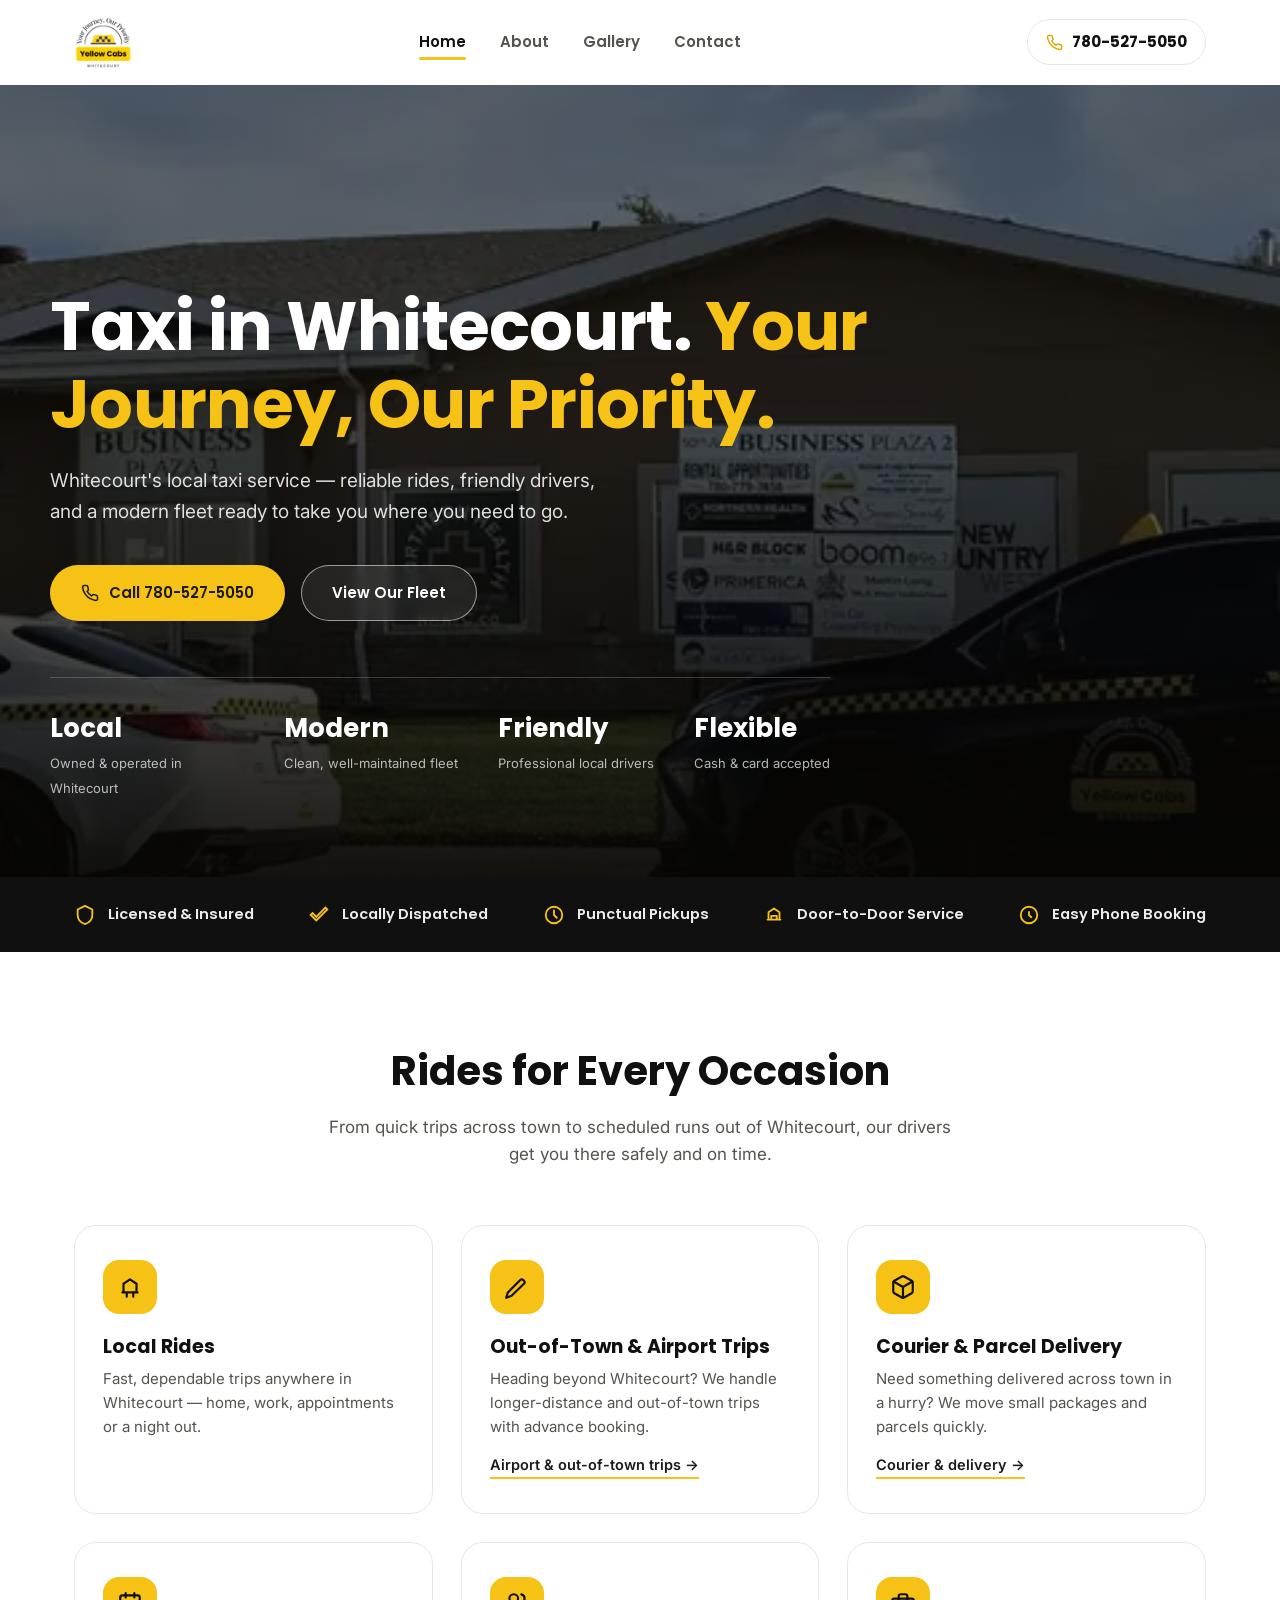
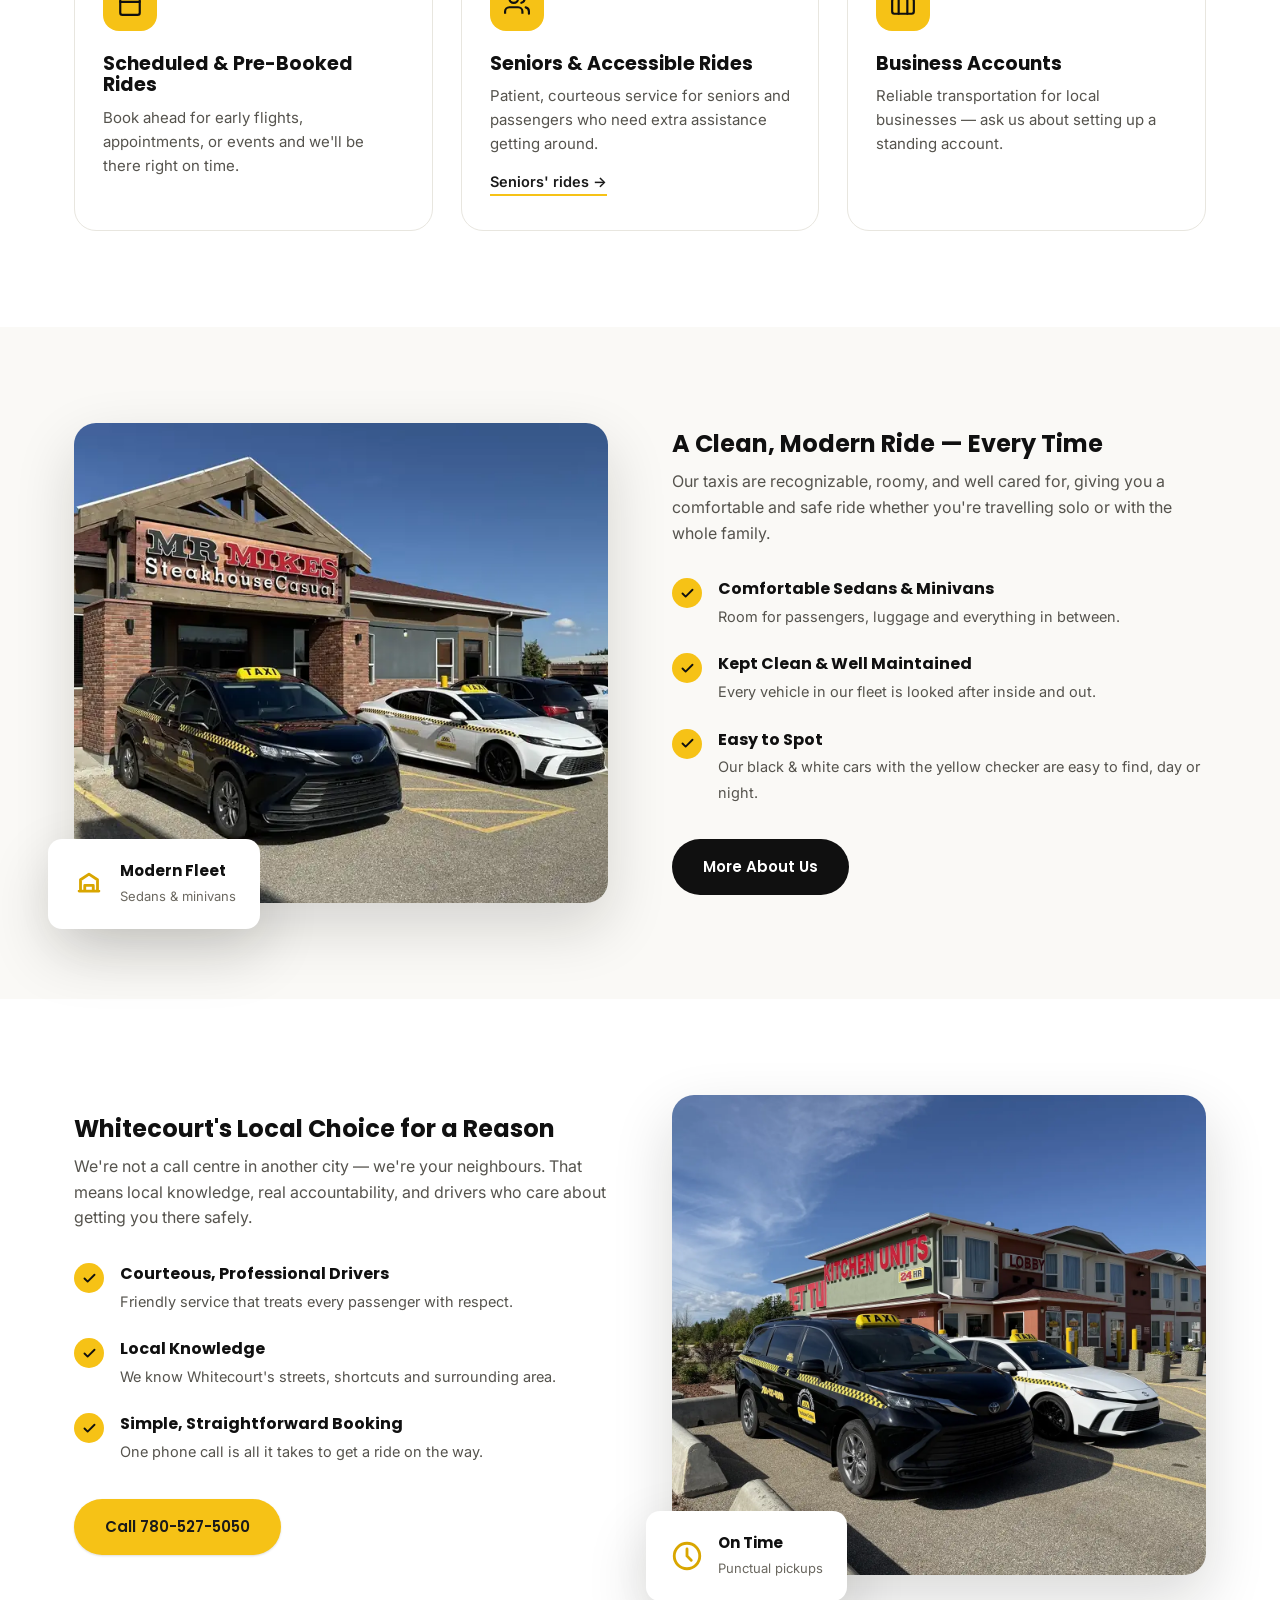
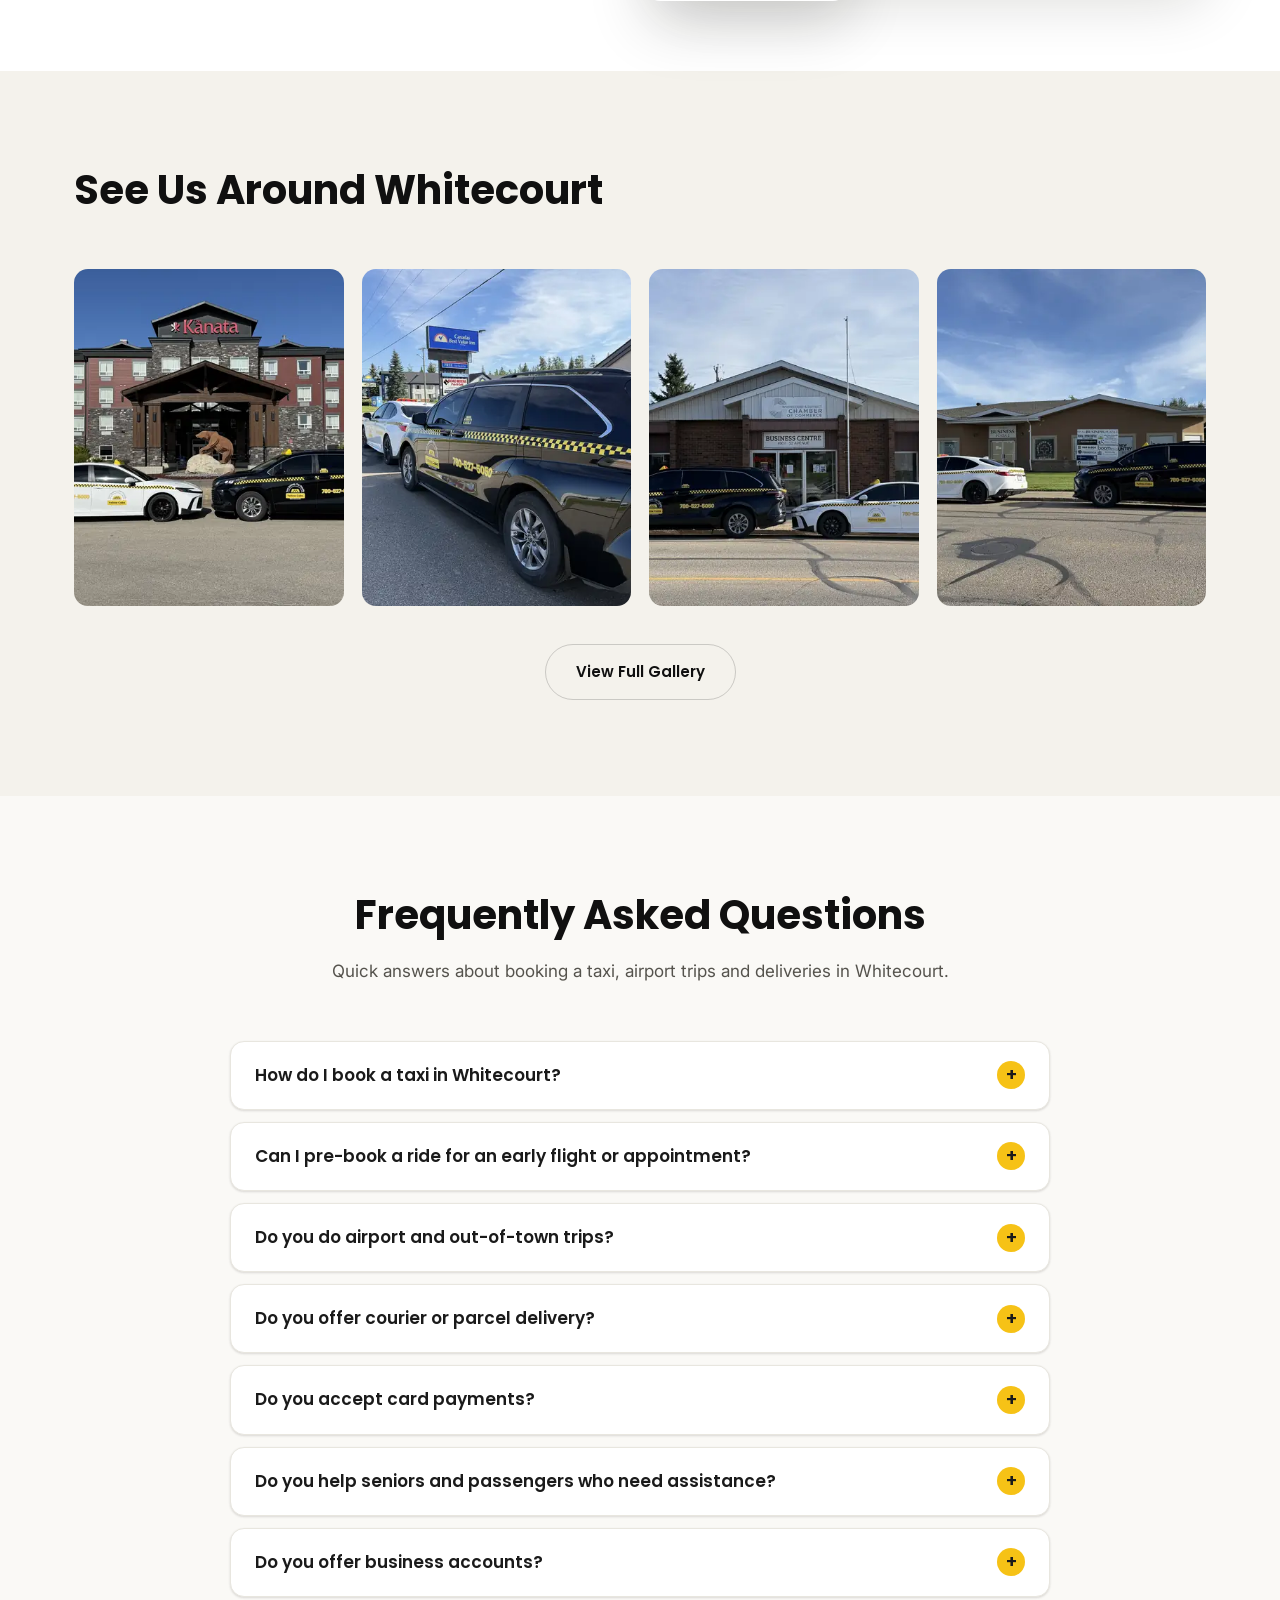
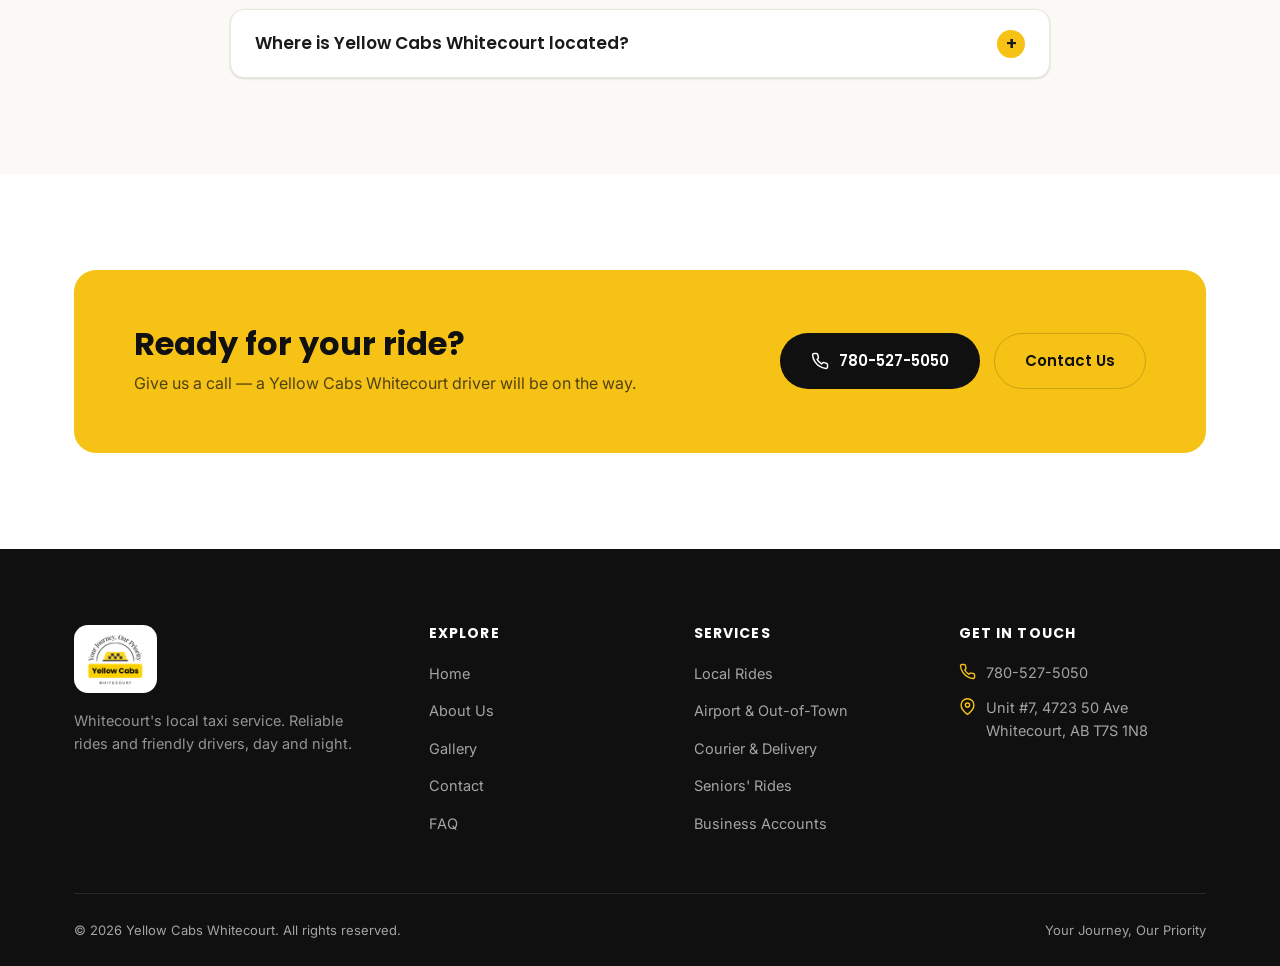
<file: index.html>
<!DOCTYPE html>
<html lang="en">
<head>
<meta charset="UTF-8">
<meta name="viewport" content="width=device-width, initial-scale=1.0">
<!-- Google tag (GA4) -->
<script>
  window.dataLayer = window.dataLayer || [];
  function gtag(){dataLayer.push(arguments);}
  gtag('js', new Date());
  gtag('config', 'G-EYVP5B3NM8');
  window.addEventListener('load', function () {
    var s = document.createElement('script'); s.async = true;
    s.src = 'https://www.googletagmanager.com/gtag/js?id=G-EYVP5B3NM8';
    document.head.appendChild(s);
  });
  // Track taps on phone and email links
  document.addEventListener('click', function (e) {
    var a = e.target.closest('a[href^="tel:"], a[href^="mailto:"]');
    if (!a) return;
    gtag('event', a.getAttribute('href').indexOf('tel:') === 0 ? 'phone_click' : 'email_click',
         { link_url: a.getAttribute('href') });
  });
</script>
<title>Taxi in Whitecourt, AB | Yellow Cabs Whitecourt</title>
<meta name="description" content="Yellow Cabs Whitecourt — your trusted local taxi service. Reliable rides, courteous drivers, and a modern fleet serving Whitecourt, Alberta. Call 780-527-5050.">
<link rel="canonical" href="https://yellowcabswhitecourt.com/">
<meta property="og:type" content="website">
<meta property="og:site_name" content="Yellow Cabs Whitecourt">
<meta property="og:locale" content="en_CA">
<meta property="og:title" content="Taxi in Whitecourt, AB | Yellow Cabs Whitecourt">
<meta property="og:description" content="Yellow Cabs Whitecourt — your trusted local taxi service. Reliable rides, courteous drivers, and a modern fleet serving Whitecourt, Alberta. Call 780-527-5050.">
<meta property="og:url" content="https://yellowcabswhitecourt.com/">
<meta property="og:image" content="https://yellowcabswhitecourt.com/images/og-image.jpg">
<meta property="og:image:width" content="1200">
<meta property="og:image:height" content="630">
<meta property="og:image:alt" content="Yellow Cabs Whitecourt taxis parked in Whitecourt, Alberta">
<meta name="twitter:card" content="summary_large_image">
<meta name="twitter:title" content="Taxi in Whitecourt, AB | Yellow Cabs Whitecourt">
<meta name="twitter:description" content="Yellow Cabs Whitecourt — your trusted local taxi service. Reliable rides, courteous drivers, and a modern fleet serving Whitecourt, Alberta. Call 780-527-5050.">
<meta name="twitter:image" content="https://yellowcabswhitecourt.com/images/og-image.jpg">
<script type="application/ld+json">
{
  "@context": "https://schema.org",
  "@type": [
    "TaxiService",
    "LocalBusiness"
  ],
  "@id": "https://yellowcabswhitecourt.com/#business",
  "name": "Yellow Cabs Whitecourt",
  "url": "https://yellowcabswhitecourt.com/",
  "telephone": "+1-780-527-5050",
  "paymentAccepted": "Cash, Card",
  "image": "https://yellowcabswhitecourt.com/images/og-image.jpg",
  "logo": "https://yellowcabswhitecourt.com/images/logo.webp",
  "description": "Local taxi service in Whitecourt, Alberta offering local rides, out-of-town and airport trips, courier and parcel delivery, scheduled rides, senior and accessible rides, and business accounts.",
  "address": {
    "@type": "PostalAddress",
    "streetAddress": "Unit #7, 4723 50 Ave",
    "addressLocality": "Whitecourt",
    "addressRegion": "AB",
    "postalCode": "T7S 1N8",
    "addressCountry": "CA"
  },
  "areaServed": {
    "@type": "City",
    "name": "Whitecourt",
    "containedInPlace": {
      "@type": "AdministrativeArea",
      "name": "Alberta"
    }
  },
  "hasOfferCatalog": {
    "@type": "OfferCatalog",
    "name": "Services",
    "itemListElement": [
      {
        "@type": "Offer",
        "itemOffered": {
          "@type": "Service",
          "name": "Local Rides"
        }
      },
      {
        "@type": "Offer",
        "itemOffered": {
          "@type": "Service",
          "name": "Out-of-Town & Airport Trips"
        }
      },
      {
        "@type": "Offer",
        "itemOffered": {
          "@type": "Service",
          "name": "Courier & Parcel Delivery"
        }
      },
      {
        "@type": "Offer",
        "itemOffered": {
          "@type": "Service",
          "name": "Scheduled & Pre-Booked Rides"
        }
      },
      {
        "@type": "Offer",
        "itemOffered": {
          "@type": "Service",
          "name": "Seniors & Accessible Rides"
        }
      },
      {
        "@type": "Offer",
        "itemOffered": {
          "@type": "Service",
          "name": "Business Accounts"
        }
      }
    ]
  }
}
</script>
<script type="application/ld+json">
{
  "@context": "https://schema.org",
  "@type": "FAQPage",
  "mainEntity": [
    {
      "@type": "Question",
      "name": "How do I book a taxi in Whitecourt?",
      "acceptedAnswer": {
        "@type": "Answer",
        "text": "Call 780-527-5050. One phone call is all it takes — our local dispatch will send a Yellow Cabs Whitecourt driver to you."
      }
    },
    {
      "@type": "Question",
      "name": "Can I pre-book a ride for an early flight or appointment?",
      "acceptedAnswer": {
        "@type": "Answer",
        "text": "Yes. We offer scheduled and pre-booked rides for early flights, appointments and events. Call ahead and we'll be there on time."
      }
    },
    {
      "@type": "Question",
      "name": "Do you do airport and out-of-town trips?",
      "acceptedAnswer": {
        "@type": "Answer",
        "text": "Yes. We handle longer-distance, out-of-town and airport trips from Whitecourt with advance booking. Call 780-527-5050 to arrange your trip."
      }
    },
    {
      "@type": "Question",
      "name": "Do you offer courier or parcel delivery?",
      "acceptedAnswer": {
        "@type": "Answer",
        "text": "Yes. We move small packages and parcels quickly across Whitecourt."
      }
    },
    {
      "@type": "Question",
      "name": "Do you accept card payments?",
      "acceptedAnswer": {
        "@type": "Answer",
        "text": "Yes. We accept both cash and card."
      }
    },
    {
      "@type": "Question",
      "name": "Do you help seniors and passengers who need assistance?",
      "acceptedAnswer": {
        "@type": "Answer",
        "text": "Yes. Our drivers offer patient, courteous service for seniors and passengers who need extra help getting around."
      }
    },
    {
      "@type": "Question",
      "name": "Do you offer business accounts?",
      "acceptedAnswer": {
        "@type": "Answer",
        "text": "Yes. We provide reliable transportation for local businesses — ask us about setting up a standing account."
      }
    },
    {
      "@type": "Question",
      "name": "Where is Yellow Cabs Whitecourt located?",
      "acceptedAnswer": {
        "@type": "Answer",
        "text": "Our office is at Unit #7, 4723 50 Ave, Whitecourt, AB T7S 1N8. Call 780-527-5050 for a ride."
      }
    }
  ]
}
</script>
<link rel="icon" type="image/svg+xml" href="favicon.svg">
<link rel="preconnect" href="https://fonts.googleapis.com">
<link rel="preconnect" href="https://fonts.gstatic.com" crossorigin>
<link rel="preload" as="style" href="https://fonts.googleapis.com/css2?family=Poppins:wght@500;600;700;800&family=Inter:wght@400;500;600;700&display=swap" onload="this.onload=null;this.rel='stylesheet'">
<noscript><link rel="stylesheet" href="https://fonts.googleapis.com/css2?family=Poppins:wght@500;600;700;800&family=Inter:wght@400;500;600;700&display=swap"></noscript>
<link rel="stylesheet" href="css/style.css">
</head>
<body>
<a class="skip-link" href="#main-content">Skip to main content</a>

<header class="site-header">
  <div class="container header-inner">
    <a href="/" class="brand">
      <img src="images/logo.webp" alt="Yellow Cabs Whitecourt" class="brand-logo" width="68" height="60">
    </a>

    <nav class="main-nav" id="mainNav">
      <ul>
        <li><a href="/" class="active">Home</a></li>
        <li><a href="about.html">About</a></li>
        <li><a href="gallery.html">Gallery</a></li>
        <li><a href="contact.html">Contact</a></li>
      </ul>
    </nav>

    <div class="header-actions">
      <a href="tel:7805275050" class="phone-pill" aria-label="Call Yellow Cabs Whitecourt at 780-527-5050">
        <svg aria-hidden="true" focusable="false" viewBox="0 0 24 24" fill="none" stroke="currentColor" stroke-width="2"><path d="M22 16.92v3a2 2 0 0 1-2.18 2 19.79 19.79 0 0 1-8.63-3.07 19.5 19.5 0 0 1-6-6 19.79 19.79 0 0 1-3.07-8.67A2 2 0 0 1 4.11 2h3a2 2 0 0 1 2 1.72c.127.96.361 1.903.7 2.81a2 2 0 0 1-.45 2.11L8.09 9.91a16 16 0 0 0 6 6l1.27-1.27a2 2 0 0 1 2.11-.45c.907.339 1.85.573 2.81.7A2 2 0 0 1 22 16.92z" stroke-linecap="round" stroke-linejoin="round"/></svg>
        <span>780-527-5050</span>
      </a>
      <button class="nav-toggle" id="navToggle" aria-label="Toggle menu" aria-expanded="false" aria-controls="mainNav">
        <span class="nav-toggle-icon"><span></span></span>
      </button>
    </div>
  </div>
</header>

<main id="main-content">
<section class="hero">
  <div class="hero-media">
    <picture>
      <source media="(max-width: 600px)" srcset="images/hero/home-hero-mobile.webp">
      <img src="images/hero/home-hero.webp" srcset="images/hero/home-hero-800.webp 800w, images/hero/home-hero.webp 1600w" sizes="100vw" fetchpriority="high" alt="Yellow Cabs Whitecourt taxi parked in Whitecourt, Alberta">
    </picture>
  </div>
  <div class="container hero-content">
    <h1>Taxi in Whitecourt. <em>Your Journey, Our Priority.</em></h1>
    <p class="lead">Whitecourt's local taxi service — reliable rides, friendly drivers, and a modern fleet ready to take you where you need to go.</p>
    <div class="hero-actions">
      <a href="tel:7805275050" class="btn btn-primary">
        <svg aria-hidden="true" focusable="false" viewBox="0 0 24 24" fill="none" stroke="currentColor" stroke-width="2"><path d="M22 16.92v3a2 2 0 0 1-2.18 2 19.79 19.79 0 0 1-8.63-3.07 19.5 19.5 0 0 1-6-6 19.79 19.79 0 0 1-3.07-8.67A2 2 0 0 1 4.11 2h3a2 2 0 0 1 2 1.72c.127.96.361 1.903.7 2.81a2 2 0 0 1-.45 2.11L8.09 9.91a16 16 0 0 0 6 6l1.27-1.27a2 2 0 0 1 2.11-.45c.907.339 1.85.573 2.81.7A2 2 0 0 1 22 16.92z" stroke-linecap="round" stroke-linejoin="round"/></svg>
        Call 780-527-5050
      </a>
      <a href="gallery.html" class="btn btn-outline-light">View Our Fleet</a>
    </div>
    <div class="hero-stats">
      <div class="stat"><b>Local</b><span>Owned &amp; operated in Whitecourt</span></div>
      <div class="stat"><b>Modern</b><span>Clean, well-maintained fleet</span></div>
      <div class="stat"><b>Friendly</b><span>Professional local drivers</span></div>
      <div class="stat"><b>Flexible</b><span>Cash &amp; card accepted</span></div>
    </div>
  </div>
</section>

<div class="trust-bar">
  <div class="container">
    <div class="trust-item"><svg aria-hidden="true" focusable="false" viewBox="0 0 24 24" fill="none" stroke="currentColor" stroke-width="2"><path d="M12 2l8 4v6c0 5-3.4 8.4-8 10-4.6-1.6-8-5-8-10V6l8-4z" stroke-linecap="round" stroke-linejoin="round"/></svg> Licensed &amp; Insured</div>
    <div class="trust-item"><svg aria-hidden="true" focusable="false" viewBox="0 0 24 24" fill="none" stroke="currentColor" stroke-width="2"><path d="M3 12l2-2 4 4L19 4l2 2-12 12z"/></svg> Locally Dispatched</div>
    <div class="trust-item"><svg aria-hidden="true" focusable="false" viewBox="0 0 24 24" fill="none" stroke="currentColor" stroke-width="2"><circle cx="12" cy="12" r="9"/><path d="M12 7v5l3 3" stroke-linecap="round"/></svg> Punctual Pickups</div>
    <div class="trust-item"><svg aria-hidden="true" focusable="false" viewBox="0 0 24 24" fill="none" stroke="currentColor" stroke-width="2"><path d="M5 17h14M6 17V9l6-4 6 4v8M9 17v-4h6v4" stroke-linecap="round" stroke-linejoin="round"/></svg> Door-to-Door Service</div>
    <div class="trust-item"><svg aria-hidden="true" focusable="false" viewBox="0 0 24 24" fill="none" stroke="currentColor" stroke-width="2"><path d="M12 8v4l3 3M12 3a9 9 0 100 18 9 9 0 000-18z"/></svg> Easy Phone Booking</div>
  </div>
</div>

<section class="section" id="services">
  <div class="container">
    <div class="section-head center">
      <h2>Rides for Every Occasion</h2>
      <p>From quick trips across town to scheduled runs out of Whitecourt, our drivers get you there safely and on time.</p>
    </div>
    <div class="grid grid-3">
      <div class="service-card">
        <div class="service-icon"><svg aria-hidden="true" focusable="false" viewBox="0 0 24 24" fill="none" stroke="currentColor" stroke-width="2"><path d="M5 17h14M6 17V9l6-4 6 4v8M9 21v-4h6v4" stroke-linecap="round" stroke-linejoin="round"/></svg></div>
        <h3>Local Rides</h3>
        <p>Fast, dependable trips anywhere in Whitecourt — home, work, appointments or a night out.</p>
      </div>
      <div class="service-card">
        <div class="service-icon"><svg aria-hidden="true" focusable="false" viewBox="0 0 24 24" fill="none" stroke="currentColor" stroke-width="2"><path d="M2 22l1.6-5L15 5.6a2 2 0 0 1 2.8 0l.6.6a2 2 0 0 1 0 2.8L7 20l-5 2z" stroke-linecap="round" stroke-linejoin="round"/></svg></div>
        <h3>Out-of-Town &amp; Airport Trips</h3>
        <p>Heading beyond Whitecourt? We handle longer-distance and out-of-town trips with advance booking.</p>
        <a class="card-link" href="airport-taxi.html">Airport &amp; out-of-town trips &rarr;</a>
      </div>
      <div class="service-card">
        <div class="service-icon"><svg aria-hidden="true" focusable="false" viewBox="0 0 24 24" fill="none" stroke="currentColor" stroke-width="2"><path d="M21 16V8a2 2 0 0 0-1-1.73l-7-4a2 2 0 0 0-2 0l-7 4A2 2 0 0 0 3 8v8a2 2 0 0 0 1 1.73l7 4a2 2 0 0 0 2 0l7-4A2 2 0 0 0 21 16z" stroke-linecap="round" stroke-linejoin="round"/><path d="M3.27 6.96L12 12l8.73-5.04M12 22.08V12" stroke-linecap="round" stroke-linejoin="round"/></svg></div>
        <h3>Courier &amp; Parcel Delivery</h3>
        <p>Need something delivered across town in a hurry? We move small packages and parcels quickly.</p>
        <a class="card-link" href="courier-delivery.html">Courier &amp; delivery &rarr;</a>
      </div>
      <div class="service-card">
        <div class="service-icon"><svg aria-hidden="true" focusable="false" viewBox="0 0 24 24" fill="none" stroke="currentColor" stroke-width="2"><rect x="3" y="4" width="18" height="18" rx="2" stroke-linecap="round" stroke-linejoin="round"/><path d="M16 2v4M8 2v4M3 10h18" stroke-linecap="round"/></svg></div>
        <h3>Scheduled &amp; Pre-Booked Rides</h3>
        <p>Book ahead for early flights, appointments, or events and we'll be there right on time.</p>
      </div>
      <div class="service-card">
        <div class="service-icon"><svg aria-hidden="true" focusable="false" viewBox="0 0 24 24" fill="none" stroke="currentColor" stroke-width="2"><path d="M17 21v-2a4 4 0 0 0-4-4H5a4 4 0 0 0-4 4v2"/><circle cx="9" cy="7" r="4"/><path d="M23 21v-2a4 4 0 0 0-3-3.87M16 3.13a4 4 0 0 1 0 7.75" stroke-linecap="round"/></svg></div>
        <h3>Seniors &amp; Accessible Rides</h3>
        <p>Patient, courteous service for seniors and passengers who need extra assistance getting around.</p>
        <a class="card-link" href="seniors-rides.html">Seniors' rides &rarr;</a>
      </div>
      <div class="service-card">
        <div class="service-icon"><svg aria-hidden="true" focusable="false" viewBox="0 0 24 24" fill="none" stroke="currentColor" stroke-width="2"><rect x="2" y="7" width="20" height="14" rx="2" stroke-linecap="round" stroke-linejoin="round"/><path d="M16 21V5a2 2 0 0 0-2-2h-4a2 2 0 0 0-2 2v16" stroke-linecap="round" stroke-linejoin="round"/></svg></div>
        <h3>Business Accounts</h3>
        <p>Reliable transportation for local businesses — ask us about setting up a standing account.</p>
      </div>
    </div>
  </div>
</section>

<section class="section section--soft">
  <div class="container">
    <div class="split">
      <div class="split-media">
        <img src="images/hero/home-fleet.webp" srcset="images/hero/home-fleet-800.webp 800w, images/hero/home-fleet.webp 1600w" sizes="(max-width: 900px) 100vw, 50vw" alt="Yellow Cabs Whitecourt fleet of taxis parked outside a local restaurant" loading="lazy">
        <div class="float-card">
          <svg aria-hidden="true" focusable="false" viewBox="0 0 24 24" fill="none" stroke="currentColor" stroke-width="2"><path d="M5 17h14M6 17V9l6-4 6 4v8M9 17v-4h6v4" stroke-linecap="round" stroke-linejoin="round"/></svg>
          <div><b>Modern Fleet</b><span>Sedans &amp; minivans</span></div>
        </div>
      </div>
      <div>
        <h2>A Clean, Modern Ride — Every Time</h2>
        <p>Our taxis are recognizable, roomy, and well cared for, giving you a comfortable and safe ride whether you're travelling solo or with the whole family.</p>
        <ul class="feature-list">
          <li>
            <span class="check"><svg aria-hidden="true" focusable="false" viewBox="0 0 24 24" fill="none" stroke="currentColor" stroke-width="3"><path d="M20 6L9 17l-5-5" stroke-linecap="round" stroke-linejoin="round"/></svg></span>
            <div><b>Comfortable Sedans &amp; Minivans</b><span>Room for passengers, luggage and everything in between.</span></div>
          </li>
          <li>
            <span class="check"><svg aria-hidden="true" focusable="false" viewBox="0 0 24 24" fill="none" stroke="currentColor" stroke-width="3"><path d="M20 6L9 17l-5-5" stroke-linecap="round" stroke-linejoin="round"/></svg></span>
            <div><b>Kept Clean &amp; Well Maintained</b><span>Every vehicle in our fleet is looked after inside and out.</span></div>
          </li>
          <li>
            <span class="check"><svg aria-hidden="true" focusable="false" viewBox="0 0 24 24" fill="none" stroke="currentColor" stroke-width="3"><path d="M20 6L9 17l-5-5" stroke-linecap="round" stroke-linejoin="round"/></svg></span>
            <div><b>Easy to Spot</b><span>Our black &amp; white cars with the yellow checker are easy to find, day or night.</span></div>
          </li>
        </ul>
        <a href="about.html" class="btn btn-dark">More About Us</a>
      </div>
    </div>
  </div>
</section>

<section class="section">
  <div class="container">
    <div class="split reverse">
      <div class="split-media">
        <img src="images/gallery/full/cab-05.webp" alt="Yellow Cabs Whitecourt taxi on a sunny day in Whitecourt" loading="lazy">
        <div class="float-card">
          <svg aria-hidden="true" focusable="false" viewBox="0 0 24 24" fill="none" stroke="currentColor" stroke-width="2"><circle cx="12" cy="12" r="9"/><path d="M12 7v5l3 3" stroke-linecap="round"/></svg>
          <div><b>On Time</b><span>Punctual pickups</span></div>
        </div>
      </div>
      <div>
        <h2>Whitecourt's Local Choice for a Reason</h2>
        <p>We're not a call centre in another city — we're your neighbours. That means local knowledge, real accountability, and drivers who care about getting you there safely.</p>
        <ul class="feature-list">
          <li>
            <span class="check"><svg aria-hidden="true" focusable="false" viewBox="0 0 24 24" fill="none" stroke="currentColor" stroke-width="3"><path d="M20 6L9 17l-5-5" stroke-linecap="round" stroke-linejoin="round"/></svg></span>
            <div><b>Courteous, Professional Drivers</b><span>Friendly service that treats every passenger with respect.</span></div>
          </li>
          <li>
            <span class="check"><svg aria-hidden="true" focusable="false" viewBox="0 0 24 24" fill="none" stroke="currentColor" stroke-width="3"><path d="M20 6L9 17l-5-5" stroke-linecap="round" stroke-linejoin="round"/></svg></span>
            <div><b>Local Knowledge</b><span>We know Whitecourt's streets, shortcuts and surrounding area.</span></div>
          </li>
          <li>
            <span class="check"><svg aria-hidden="true" focusable="false" viewBox="0 0 24 24" fill="none" stroke="currentColor" stroke-width="3"><path d="M20 6L9 17l-5-5" stroke-linecap="round" stroke-linejoin="round"/></svg></span>
            <div><b>Simple, Straightforward Booking</b><span>One phone call is all it takes to get a ride on the way.</span></div>
          </li>
        </ul>
        <a href="tel:7805275050" class="btn btn-primary">Call 780-527-5050</a>
      </div>
    </div>
  </div>
</section>

<section class="section section--alt">
  <div class="container">
    <div class="section-head">
      <h2>See Us Around Whitecourt</h2>
    </div>
    <div class="strip">
      <a href="gallery.html"><img src="images/gallery/thumb/cab-11.webp" alt="Yellow Cabs Whitecourt taxi" loading="lazy"></a>
      <a href="gallery.html"><img src="images/gallery/thumb/cab-17.webp" alt="Yellow Cabs Whitecourt taxi" loading="lazy"></a>
      <a href="gallery.html"><img src="images/gallery/thumb/cab-34.webp" alt="Yellow Cabs Whitecourt taxi" loading="lazy"></a>
      <a href="gallery.html"><img src="images/gallery/thumb/cab-40.webp" alt="Yellow Cabs Whitecourt taxi" loading="lazy"></a>
    </div>
    <div class="text-center" style="margin-top:38px">
      <a href="gallery.html" class="btn btn-outline">View Full Gallery</a>
    </div>
  </div>
</section>

<section class="section section--soft" id="faq">
  <div class="container">
    <div class="section-head center">
      <h2>Frequently Asked Questions</h2>
      <p>Quick answers about booking a taxi, airport trips and deliveries in Whitecourt.</p>
    </div>
    <div class="faq-list">
      <details class="faq-item">
        <summary>How do I book a taxi in Whitecourt?</summary>
        <p>Call 780-527-5050. One phone call is all it takes &mdash; our local dispatch will send a Yellow Cabs Whitecourt driver to you.</p>
      </details>
      <details class="faq-item">
        <summary>Can I pre-book a ride for an early flight or appointment?</summary>
        <p>Yes. We offer scheduled and pre-booked rides for early flights, appointments and events. Call ahead and we'll be there on time.</p>
      </details>
      <details class="faq-item">
        <summary>Do you do airport and out-of-town trips?</summary>
        <p>Yes. We handle longer-distance, out-of-town and airport trips from Whitecourt with advance booking. Call 780-527-5050 to arrange your trip.</p>
      </details>
      <details class="faq-item">
        <summary>Do you offer courier or parcel delivery?</summary>
        <p>Yes. We move small packages and parcels quickly across Whitecourt.</p>
      </details>
      <details class="faq-item">
        <summary>Do you accept card payments?</summary>
        <p>Yes. We accept both cash and card.</p>
      </details>
      <details class="faq-item">
        <summary>Do you help seniors and passengers who need assistance?</summary>
        <p>Yes. Our drivers offer patient, courteous service for seniors and passengers who need extra help getting around.</p>
      </details>
      <details class="faq-item">
        <summary>Do you offer business accounts?</summary>
        <p>Yes. We provide reliable transportation for local businesses &mdash; ask us about setting up a standing account.</p>
      </details>
      <details class="faq-item">
        <summary>Where is Yellow Cabs Whitecourt located?</summary>
        <p>Our office is at Unit #7, 4723 50 Ave, Whitecourt, AB T7S 1N8. Call 780-527-5050 for a ride.</p>
      </details>
    </div>
  </div>
</section>

<section class="section">
  <div class="container">
    <div class="cta-banner">
      <div>
        <h2>Ready for your ride?</h2>
        <p>Give us a call — a Yellow Cabs Whitecourt driver will be on the way.</p>
      </div>
      <div class="actions">
        <a href="tel:7805275050" class="btn btn-dark">
          <svg aria-hidden="true" focusable="false" viewBox="0 0 24 24" fill="none" stroke="currentColor" stroke-width="2"><path d="M22 16.92v3a2 2 0 0 1-2.18 2 19.79 19.79 0 0 1-8.63-3.07 19.5 19.5 0 0 1-6-6 19.79 19.79 0 0 1-3.07-8.67A2 2 0 0 1 4.11 2h3a2 2 0 0 1 2 1.72c.127.96.361 1.903.7 2.81a2 2 0 0 1-.45 2.11L8.09 9.91a16 16 0 0 0 6 6l1.27-1.27a2 2 0 0 1 2.11-.45c.907.339 1.85.573 2.81.7A2 2 0 0 1 22 16.92z" stroke-linecap="round" stroke-linejoin="round"/></svg>
          780-527-5050
        </a>
        <a href="contact.html" class="btn btn-outline">Contact Us</a>
      </div>
    </div>
  </div>
</section>

</main>

<footer class="site-footer">
  <div class="container">
    <div class="footer-top">
      <div class="footer-brand">
        <a href="/" class="brand">
          <span class="brand-logo-plate"><img src="images/logo.webp" alt="Yellow Cabs Whitecourt" class="brand-logo" width="68" height="60"></span>
        </a>
        <p>Whitecourt's local taxi service. Reliable rides and friendly drivers, day and night.</p>
      </div>
      <div class="footer-col">
        <h2 class="footer-title">Explore</h2>
        <ul>
          <li><a href="/">Home</a></li>
          <li><a href="about.html">About Us</a></li>
          <li><a href="gallery.html">Gallery</a></li>
          <li><a href="contact.html">Contact</a></li>
          <li><a href="/#faq">FAQ</a></li>
        </ul>
      </div>
      <div class="footer-col">
        <h2 class="footer-title">Services</h2>
        <ul>
          <li><a href="/#services">Local Rides</a></li>
          <li><a href="airport-taxi.html">Airport &amp; Out-of-Town</a></li>
          <li><a href="courier-delivery.html">Courier &amp; Delivery</a></li>
          <li><a href="seniors-rides.html">Seniors' Rides</a></li>
          <li><a href="/#services">Business Accounts</a></li>
        </ul>
      </div>
      <div class="footer-col">
        <h2 class="footer-title">Get in Touch</h2>
        <ul>
          <li class="contact-line">
            <svg aria-hidden="true" focusable="false" viewBox="0 0 24 24" fill="none" stroke="currentColor" stroke-width="2"><path d="M22 16.92v3a2 2 0 0 1-2.18 2 19.79 19.79 0 0 1-8.63-3.07 19.5 19.5 0 0 1-6-6 19.79 19.79 0 0 1-3.07-8.67A2 2 0 0 1 4.11 2h3a2 2 0 0 1 2 1.72c.127.96.361 1.903.7 2.81a2 2 0 0 1-.45 2.11L8.09 9.91a16 16 0 0 0 6 6l1.27-1.27a2 2 0 0 1 2.11-.45c.907.339 1.85.573 2.81.7A2 2 0 0 1 22 16.92z" stroke-linecap="round" stroke-linejoin="round"/></svg>
            <a href="tel:7805275050">780-527-5050</a>
          </li>
          <li class="contact-line">
            <svg aria-hidden="true" focusable="false" viewBox="0 0 24 24" fill="none" stroke="currentColor" stroke-width="2"><path d="M21 10c0 7-9 13-9 13s-9-6-9-13a9 9 0 0 1 18 0z"/><circle cx="12" cy="10" r="3"/></svg>
            <span>Unit #7, 4723 50 Ave<br>Whitecourt, AB T7S 1N8</span>
          </li>
        </ul>
      </div>
    </div>
    <div class="footer-bottom">
      <span>&copy; <span id="year"></span> Yellow Cabs Whitecourt. All rights reserved.</span>
      <span>Your Journey, Our Priority</span>
    </div>
  </div>
</footer>

<script>document.getElementById('year').textContent = new Date().getFullYear();</script>
<script src="js/main.js" defer></script>
</body>
</html>
</file>
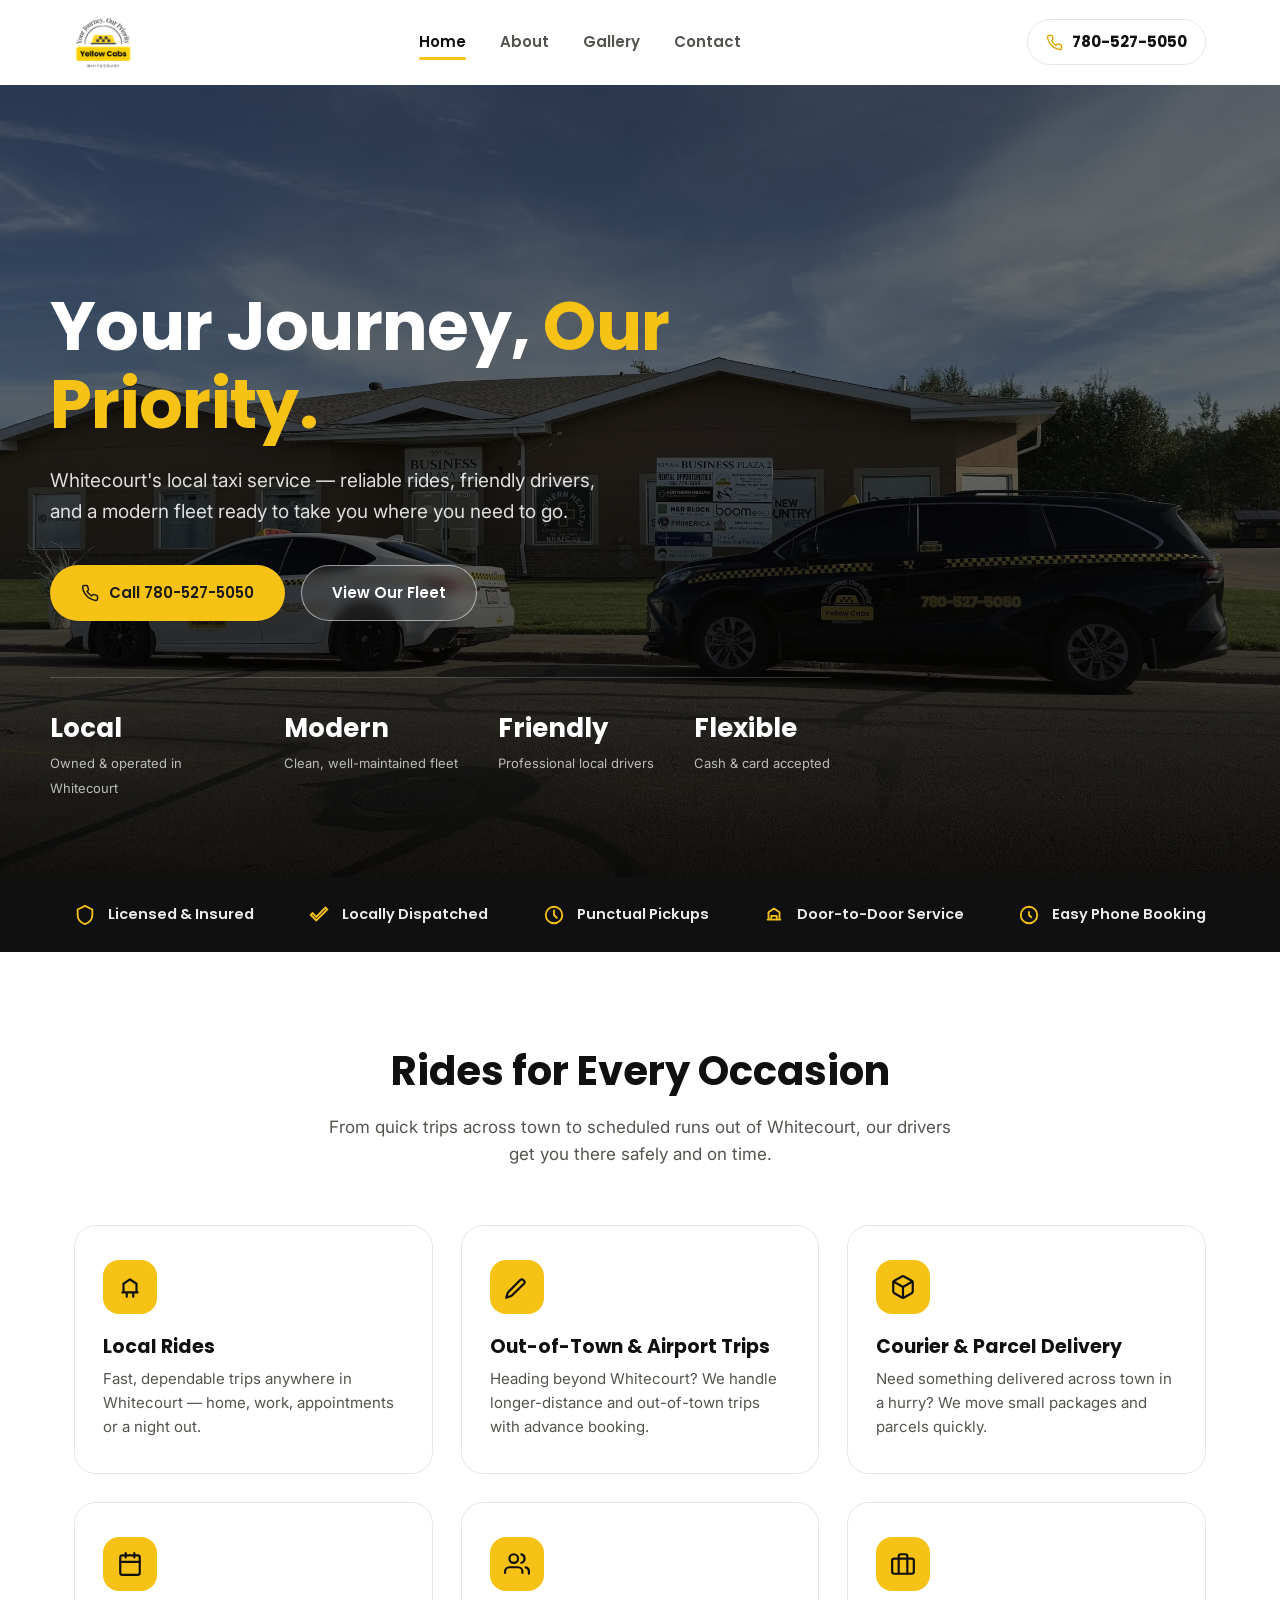
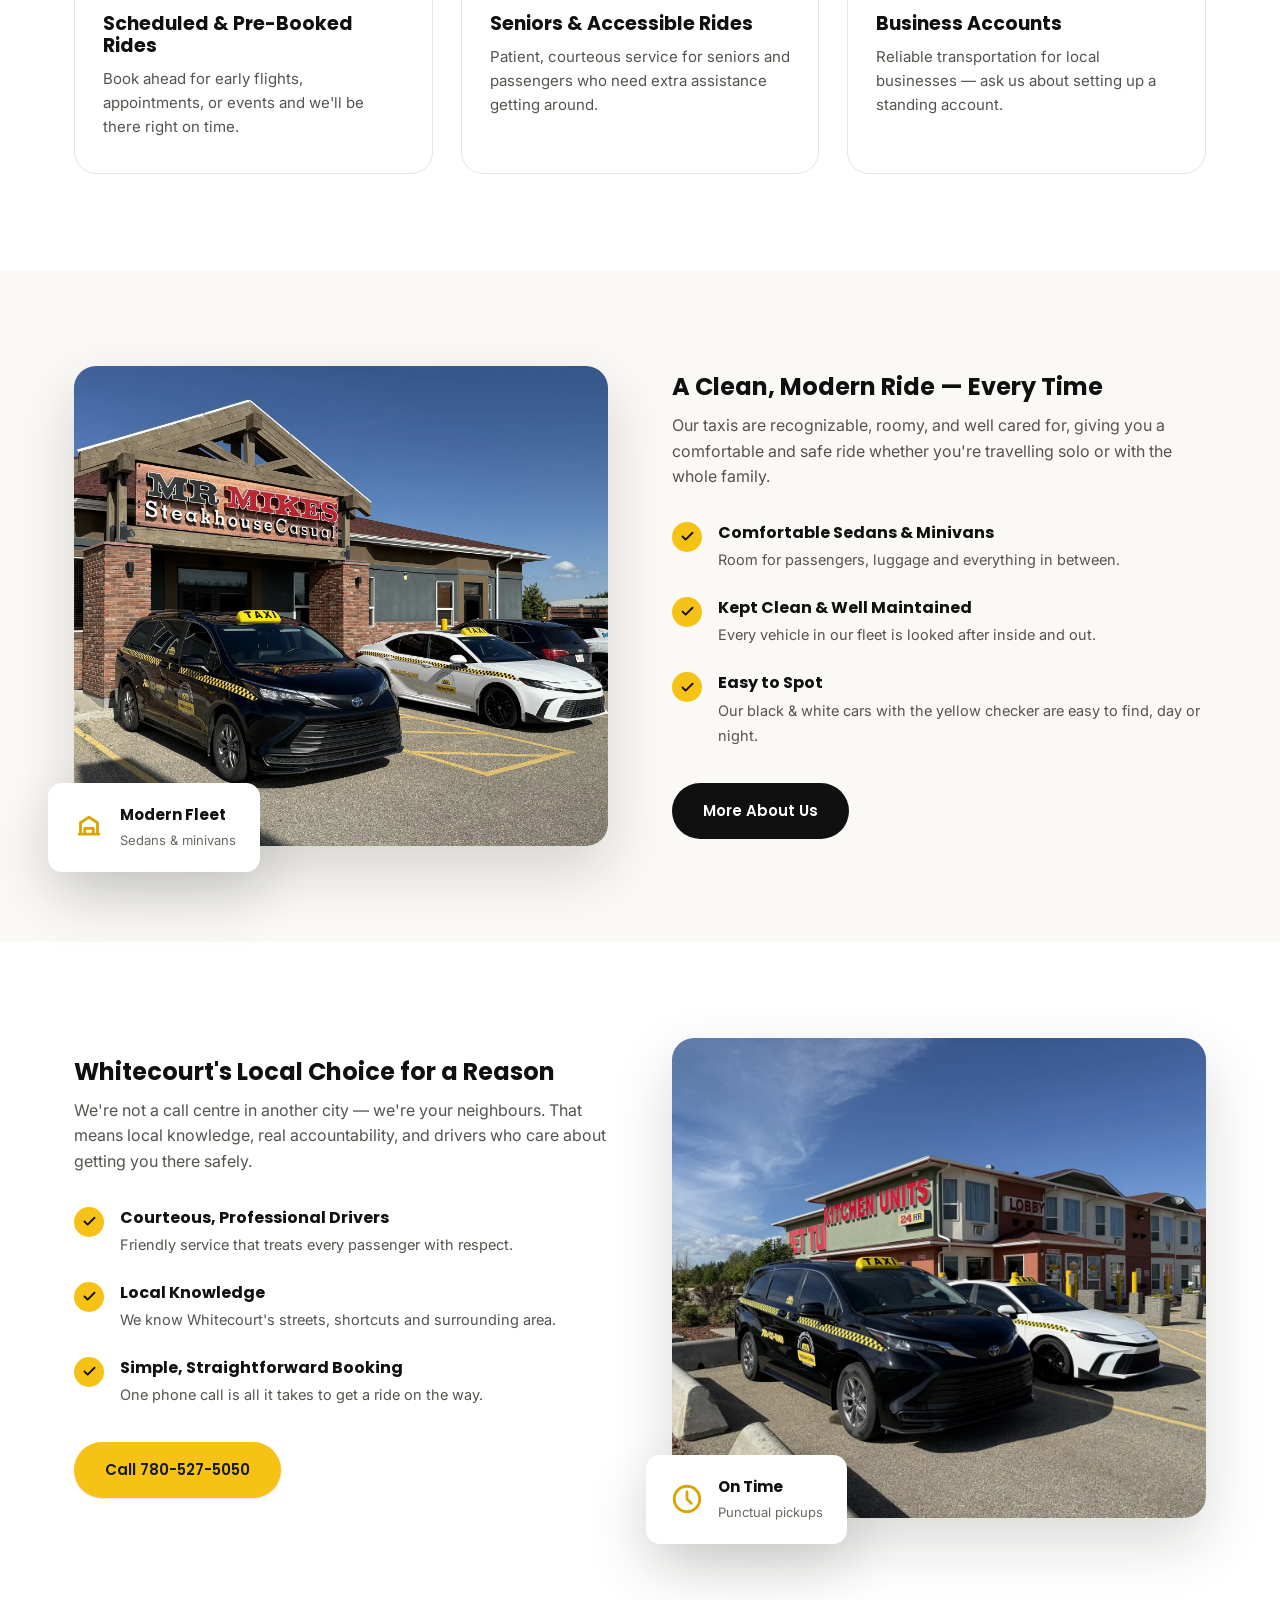
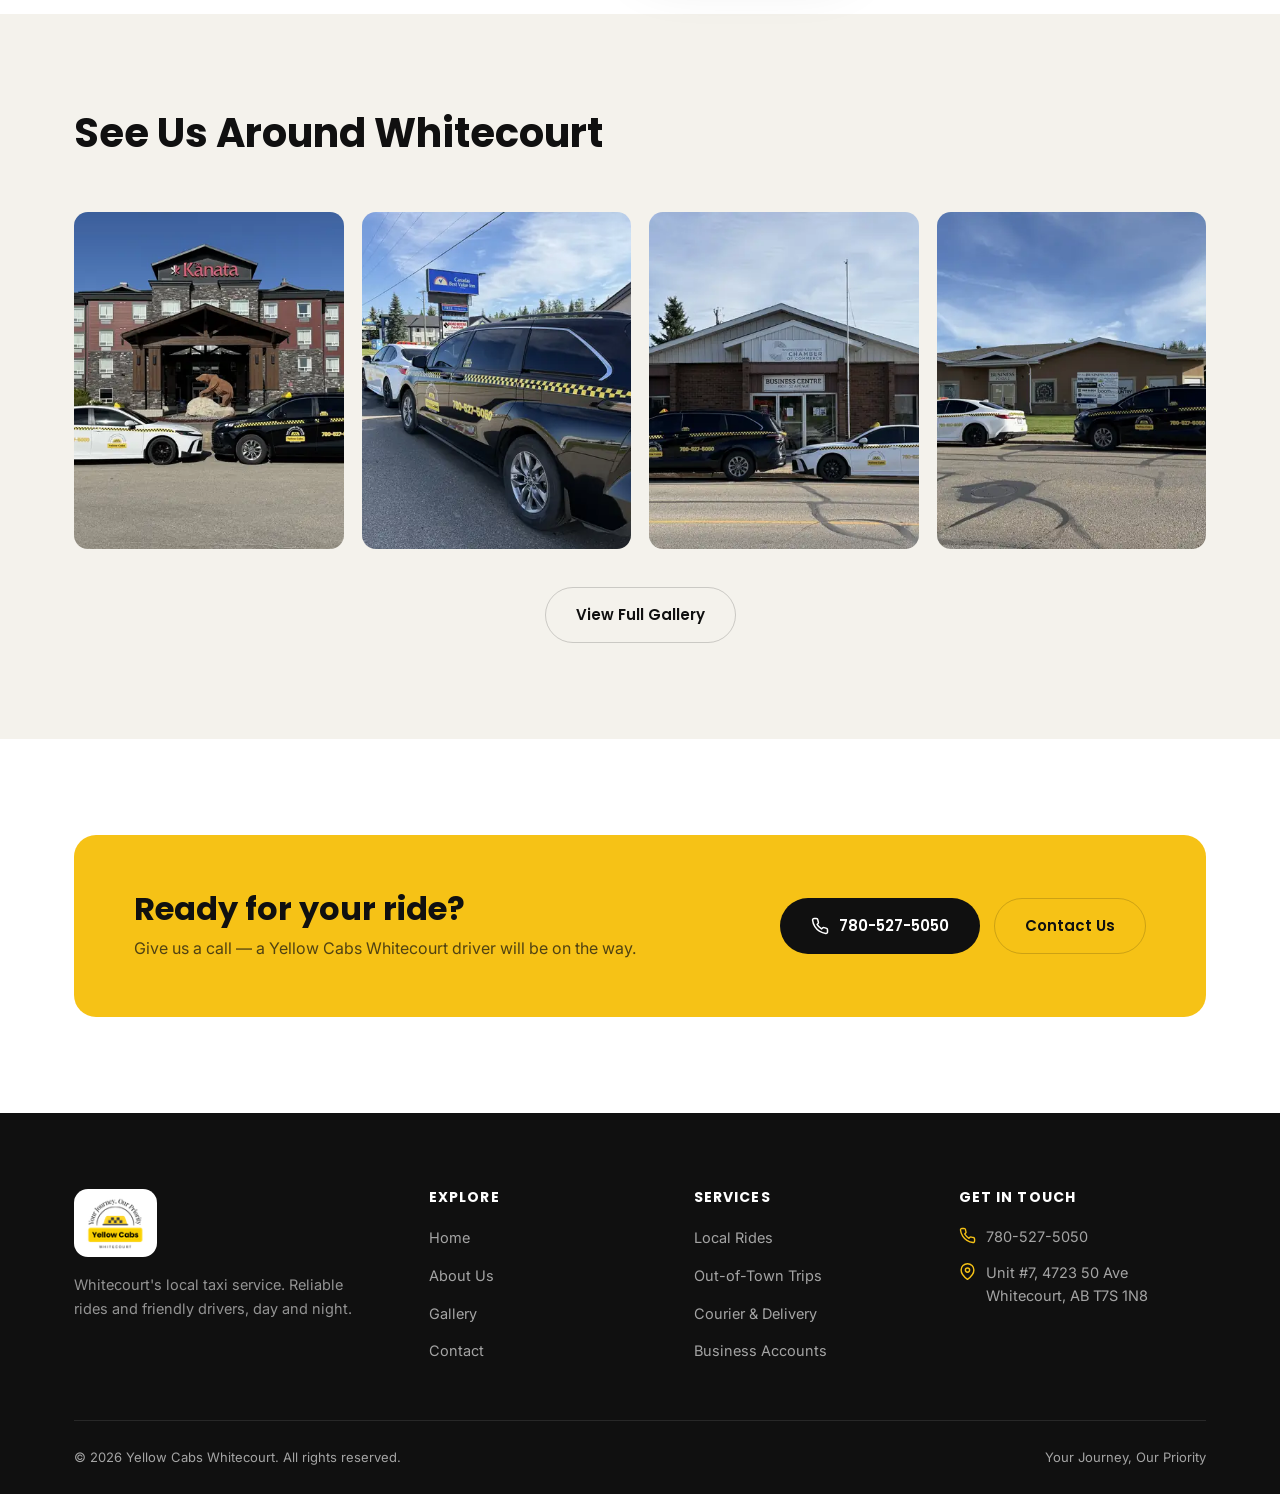
<file: website/index.html>
<!DOCTYPE html>
<html lang="en">
<head>
<meta charset="UTF-8">
<meta name="viewport" content="width=device-width, initial-scale=1.0">
<title>Yellow Cabs Whitecourt | Local Taxi Service</title>
<meta name="description" content="Yellow Cabs Whitecourt — your trusted local taxi service. Reliable rides, courteous drivers, and a modern fleet serving Whitecourt, Alberta. Call 780-527-5050.">
<link rel="icon" type="image/svg+xml" href="favicon.svg">
<link rel="preconnect" href="https://fonts.googleapis.com">
<link rel="preconnect" href="https://fonts.gstatic.com" crossorigin>
<link rel="stylesheet" href="css/style.css">
</head>
<body>
<a class="skip-link" href="#main-content">Skip to main content</a>

<header class="site-header">
  <div class="container header-inner">
    <a href="index.html" class="brand">
      <img src="images/logo.webp" alt="Yellow Cabs Whitecourt" class="brand-logo" width="68" height="60">
    </a>

    <nav class="main-nav" id="mainNav">
      <ul>
        <li><a href="index.html" class="active">Home</a></li>
        <li><a href="about.html">About</a></li>
        <li><a href="gallery.html">Gallery</a></li>
        <li><a href="contact.html">Contact</a></li>
      </ul>
    </nav>

    <div class="header-actions">
      <a href="tel:7805275050" class="phone-pill" aria-label="Call Yellow Cabs Whitecourt at 780-527-5050">
        <svg aria-hidden="true" focusable="false" viewBox="0 0 24 24" fill="none" stroke="currentColor" stroke-width="2"><path d="M22 16.92v3a2 2 0 0 1-2.18 2 19.79 19.79 0 0 1-8.63-3.07 19.5 19.5 0 0 1-6-6 19.79 19.79 0 0 1-3.07-8.67A2 2 0 0 1 4.11 2h3a2 2 0 0 1 2 1.72c.127.96.361 1.903.7 2.81a2 2 0 0 1-.45 2.11L8.09 9.91a16 16 0 0 0 6 6l1.27-1.27a2 2 0 0 1 2.11-.45c.907.339 1.85.573 2.81.7A2 2 0 0 1 22 16.92z" stroke-linecap="round" stroke-linejoin="round"/></svg>
        <span>780-527-5050</span>
      </a>
      <button class="nav-toggle" id="navToggle" aria-label="Toggle menu" aria-expanded="false" aria-controls="mainNav">
        <span class="nav-toggle-icon"><span></span></span>
      </button>
    </div>
  </div>
</header>

<main id="main-content">
<section class="hero">
  <div class="hero-media">
    <img src="images/hero/home-hero.webp" alt="Yellow Cabs Whitecourt taxi parked in Whitecourt, Alberta">
  </div>
  <div class="container hero-content">
    <h1>Your Journey, <em>Our Priority.</em></h1>
    <p class="lead">Whitecourt's local taxi service — reliable rides, friendly drivers, and a modern fleet ready to take you where you need to go.</p>
    <div class="hero-actions">
      <a href="tel:7805275050" class="btn btn-primary">
        <svg aria-hidden="true" focusable="false" viewBox="0 0 24 24" fill="none" stroke="currentColor" stroke-width="2"><path d="M22 16.92v3a2 2 0 0 1-2.18 2 19.79 19.79 0 0 1-8.63-3.07 19.5 19.5 0 0 1-6-6 19.79 19.79 0 0 1-3.07-8.67A2 2 0 0 1 4.11 2h3a2 2 0 0 1 2 1.72c.127.96.361 1.903.7 2.81a2 2 0 0 1-.45 2.11L8.09 9.91a16 16 0 0 0 6 6l1.27-1.27a2 2 0 0 1 2.11-.45c.907.339 1.85.573 2.81.7A2 2 0 0 1 22 16.92z" stroke-linecap="round" stroke-linejoin="round"/></svg>
        Call 780-527-5050
      </a>
      <a href="gallery.html" class="btn btn-outline-light">View Our Fleet</a>
    </div>
    <div class="hero-stats">
      <div class="stat"><b>Local</b><span>Owned &amp; operated in Whitecourt</span></div>
      <div class="stat"><b>Modern</b><span>Clean, well-maintained fleet</span></div>
      <div class="stat"><b>Friendly</b><span>Professional local drivers</span></div>
      <div class="stat"><b>Flexible</b><span>Cash &amp; card accepted</span></div>
    </div>
  </div>
</section>

<div class="trust-bar">
  <div class="container">
    <div class="trust-item"><svg aria-hidden="true" focusable="false" viewBox="0 0 24 24" fill="none" stroke="currentColor" stroke-width="2"><path d="M12 2l8 4v6c0 5-3.4 8.4-8 10-4.6-1.6-8-5-8-10V6l8-4z" stroke-linecap="round" stroke-linejoin="round"/></svg> Licensed &amp; Insured</div>
    <div class="trust-item"><svg aria-hidden="true" focusable="false" viewBox="0 0 24 24" fill="none" stroke="currentColor" stroke-width="2"><path d="M3 12l2-2 4 4L19 4l2 2-12 12z"/></svg> Locally Dispatched</div>
    <div class="trust-item"><svg aria-hidden="true" focusable="false" viewBox="0 0 24 24" fill="none" stroke="currentColor" stroke-width="2"><circle cx="12" cy="12" r="9"/><path d="M12 7v5l3 3" stroke-linecap="round"/></svg> Punctual Pickups</div>
    <div class="trust-item"><svg aria-hidden="true" focusable="false" viewBox="0 0 24 24" fill="none" stroke="currentColor" stroke-width="2"><path d="M5 17h14M6 17V9l6-4 6 4v8M9 17v-4h6v4" stroke-linecap="round" stroke-linejoin="round"/></svg> Door-to-Door Service</div>
    <div class="trust-item"><svg aria-hidden="true" focusable="false" viewBox="0 0 24 24" fill="none" stroke="currentColor" stroke-width="2"><path d="M12 8v4l3 3M12 3a9 9 0 100 18 9 9 0 000-18z"/></svg> Easy Phone Booking</div>
  </div>
</div>

<section class="section" id="services">
  <div class="container">
    <div class="section-head center">
      <h2>Rides for Every Occasion</h2>
      <p>From quick trips across town to scheduled runs out of Whitecourt, our drivers get you there safely and on time.</p>
    </div>
    <div class="grid grid-3">
      <div class="service-card">
        <div class="service-icon"><svg aria-hidden="true" focusable="false" viewBox="0 0 24 24" fill="none" stroke="currentColor" stroke-width="2"><path d="M5 17h14M6 17V9l6-4 6 4v8M9 21v-4h6v4" stroke-linecap="round" stroke-linejoin="round"/></svg></div>
        <h3>Local Rides</h3>
        <p>Fast, dependable trips anywhere in Whitecourt — home, work, appointments or a night out.</p>
      </div>
      <div class="service-card">
        <div class="service-icon"><svg aria-hidden="true" focusable="false" viewBox="0 0 24 24" fill="none" stroke="currentColor" stroke-width="2"><path d="M2 22l1.6-5L15 5.6a2 2 0 0 1 2.8 0l.6.6a2 2 0 0 1 0 2.8L7 20l-5 2z" stroke-linecap="round" stroke-linejoin="round"/></svg></div>
        <h3>Out-of-Town &amp; Airport Trips</h3>
        <p>Heading beyond Whitecourt? We handle longer-distance and out-of-town trips with advance booking.</p>
      </div>
      <div class="service-card">
        <div class="service-icon"><svg aria-hidden="true" focusable="false" viewBox="0 0 24 24" fill="none" stroke="currentColor" stroke-width="2"><path d="M21 16V8a2 2 0 0 0-1-1.73l-7-4a2 2 0 0 0-2 0l-7 4A2 2 0 0 0 3 8v8a2 2 0 0 0 1 1.73l7 4a2 2 0 0 0 2 0l7-4A2 2 0 0 0 21 16z" stroke-linecap="round" stroke-linejoin="round"/><path d="M3.27 6.96L12 12l8.73-5.04M12 22.08V12" stroke-linecap="round" stroke-linejoin="round"/></svg></div>
        <h3>Courier &amp; Parcel Delivery</h3>
        <p>Need something delivered across town in a hurry? We move small packages and parcels quickly.</p>
      </div>
      <div class="service-card">
        <div class="service-icon"><svg aria-hidden="true" focusable="false" viewBox="0 0 24 24" fill="none" stroke="currentColor" stroke-width="2"><rect x="3" y="4" width="18" height="18" rx="2" stroke-linecap="round" stroke-linejoin="round"/><path d="M16 2v4M8 2v4M3 10h18" stroke-linecap="round"/></svg></div>
        <h3>Scheduled &amp; Pre-Booked Rides</h3>
        <p>Book ahead for early flights, appointments, or events and we'll be there right on time.</p>
      </div>
      <div class="service-card">
        <div class="service-icon"><svg aria-hidden="true" focusable="false" viewBox="0 0 24 24" fill="none" stroke="currentColor" stroke-width="2"><path d="M17 21v-2a4 4 0 0 0-4-4H5a4 4 0 0 0-4 4v2"/><circle cx="9" cy="7" r="4"/><path d="M23 21v-2a4 4 0 0 0-3-3.87M16 3.13a4 4 0 0 1 0 7.75" stroke-linecap="round"/></svg></div>
        <h3>Seniors &amp; Accessible Rides</h3>
        <p>Patient, courteous service for seniors and passengers who need extra assistance getting around.</p>
      </div>
      <div class="service-card">
        <div class="service-icon"><svg aria-hidden="true" focusable="false" viewBox="0 0 24 24" fill="none" stroke="currentColor" stroke-width="2"><rect x="2" y="7" width="20" height="14" rx="2" stroke-linecap="round" stroke-linejoin="round"/><path d="M16 21V5a2 2 0 0 0-2-2h-4a2 2 0 0 0-2 2v16" stroke-linecap="round" stroke-linejoin="round"/></svg></div>
        <h3>Business Accounts</h3>
        <p>Reliable transportation for local businesses — ask us about setting up a standing account.</p>
      </div>
    </div>
  </div>
</section>

<section class="section section--soft">
  <div class="container">
    <div class="split">
      <div class="split-media">
        <img src="images/hero/home-fleet.webp" alt="Yellow Cabs Whitecourt fleet of taxis parked outside a local restaurant" loading="lazy">
        <div class="float-card">
          <svg aria-hidden="true" focusable="false" viewBox="0 0 24 24" fill="none" stroke="currentColor" stroke-width="2"><path d="M5 17h14M6 17V9l6-4 6 4v8M9 17v-4h6v4" stroke-linecap="round" stroke-linejoin="round"/></svg>
          <div><b>Modern Fleet</b><span>Sedans &amp; minivans</span></div>
        </div>
      </div>
      <div>
        <h2>A Clean, Modern Ride — Every Time</h2>
        <p>Our taxis are recognizable, roomy, and well cared for, giving you a comfortable and safe ride whether you're travelling solo or with the whole family.</p>
        <ul class="feature-list">
          <li>
            <span class="check"><svg aria-hidden="true" focusable="false" viewBox="0 0 24 24" fill="none" stroke="currentColor" stroke-width="3"><path d="M20 6L9 17l-5-5" stroke-linecap="round" stroke-linejoin="round"/></svg></span>
            <div><b>Comfortable Sedans &amp; Minivans</b><span>Room for passengers, luggage and everything in between.</span></div>
          </li>
          <li>
            <span class="check"><svg aria-hidden="true" focusable="false" viewBox="0 0 24 24" fill="none" stroke="currentColor" stroke-width="3"><path d="M20 6L9 17l-5-5" stroke-linecap="round" stroke-linejoin="round"/></svg></span>
            <div><b>Kept Clean &amp; Well Maintained</b><span>Every vehicle in our fleet is looked after inside and out.</span></div>
          </li>
          <li>
            <span class="check"><svg aria-hidden="true" focusable="false" viewBox="0 0 24 24" fill="none" stroke="currentColor" stroke-width="3"><path d="M20 6L9 17l-5-5" stroke-linecap="round" stroke-linejoin="round"/></svg></span>
            <div><b>Easy to Spot</b><span>Our black &amp; white cars with the yellow checker are easy to find, day or night.</span></div>
          </li>
        </ul>
        <a href="about.html" class="btn btn-dark">More About Us</a>
      </div>
    </div>
  </div>
</section>

<section class="section">
  <div class="container">
    <div class="split reverse">
      <div class="split-media">
        <img src="images/gallery/full/cab-05.webp" alt="Yellow Cabs Whitecourt taxi on a sunny day in Whitecourt" loading="lazy">
        <div class="float-card">
          <svg aria-hidden="true" focusable="false" viewBox="0 0 24 24" fill="none" stroke="currentColor" stroke-width="2"><circle cx="12" cy="12" r="9"/><path d="M12 7v5l3 3" stroke-linecap="round"/></svg>
          <div><b>On Time</b><span>Punctual pickups</span></div>
        </div>
      </div>
      <div>
        <h2>Whitecourt's Local Choice for a Reason</h2>
        <p>We're not a call centre in another city — we're your neighbours. That means local knowledge, real accountability, and drivers who care about getting you there safely.</p>
        <ul class="feature-list">
          <li>
            <span class="check"><svg aria-hidden="true" focusable="false" viewBox="0 0 24 24" fill="none" stroke="currentColor" stroke-width="3"><path d="M20 6L9 17l-5-5" stroke-linecap="round" stroke-linejoin="round"/></svg></span>
            <div><b>Courteous, Professional Drivers</b><span>Friendly service that treats every passenger with respect.</span></div>
          </li>
          <li>
            <span class="check"><svg aria-hidden="true" focusable="false" viewBox="0 0 24 24" fill="none" stroke="currentColor" stroke-width="3"><path d="M20 6L9 17l-5-5" stroke-linecap="round" stroke-linejoin="round"/></svg></span>
            <div><b>Local Knowledge</b><span>We know Whitecourt's streets, shortcuts and surrounding area.</span></div>
          </li>
          <li>
            <span class="check"><svg aria-hidden="true" focusable="false" viewBox="0 0 24 24" fill="none" stroke="currentColor" stroke-width="3"><path d="M20 6L9 17l-5-5" stroke-linecap="round" stroke-linejoin="round"/></svg></span>
            <div><b>Simple, Straightforward Booking</b><span>One phone call is all it takes to get a ride on the way.</span></div>
          </li>
        </ul>
        <a href="tel:7805275050" class="btn btn-primary">Call 780-527-5050</a>
      </div>
    </div>
  </div>
</section>

<section class="section section--alt">
  <div class="container">
    <div class="section-head">
      <h2>See Us Around Whitecourt</h2>
    </div>
    <div class="strip">
      <a href="gallery.html"><img src="images/gallery/thumb/cab-11.webp" alt="Yellow Cabs Whitecourt taxi" loading="lazy"></a>
      <a href="gallery.html"><img src="images/gallery/thumb/cab-17.webp" alt="Yellow Cabs Whitecourt taxi" loading="lazy"></a>
      <a href="gallery.html"><img src="images/gallery/thumb/cab-34.webp" alt="Yellow Cabs Whitecourt taxi" loading="lazy"></a>
      <a href="gallery.html"><img src="images/gallery/thumb/cab-40.webp" alt="Yellow Cabs Whitecourt taxi" loading="lazy"></a>
    </div>
    <div class="text-center" style="margin-top:38px">
      <a href="gallery.html" class="btn btn-outline">View Full Gallery</a>
    </div>
  </div>
</section>

<section class="section">
  <div class="container">
    <div class="cta-banner">
      <div>
        <h2>Ready for your ride?</h2>
        <p>Give us a call — a Yellow Cabs Whitecourt driver will be on the way.</p>
      </div>
      <div class="actions">
        <a href="tel:7805275050" class="btn btn-dark">
          <svg aria-hidden="true" focusable="false" viewBox="0 0 24 24" fill="none" stroke="currentColor" stroke-width="2"><path d="M22 16.92v3a2 2 0 0 1-2.18 2 19.79 19.79 0 0 1-8.63-3.07 19.5 19.5 0 0 1-6-6 19.79 19.79 0 0 1-3.07-8.67A2 2 0 0 1 4.11 2h3a2 2 0 0 1 2 1.72c.127.96.361 1.903.7 2.81a2 2 0 0 1-.45 2.11L8.09 9.91a16 16 0 0 0 6 6l1.27-1.27a2 2 0 0 1 2.11-.45c.907.339 1.85.573 2.81.7A2 2 0 0 1 22 16.92z" stroke-linecap="round" stroke-linejoin="round"/></svg>
          780-527-5050
        </a>
        <a href="contact.html" class="btn btn-outline">Contact Us</a>
      </div>
    </div>
  </div>
</section>

</main>

<footer class="site-footer">
  <div class="container">
    <div class="footer-top">
      <div class="footer-brand">
        <a href="index.html" class="brand">
          <span class="brand-logo-plate"><img src="images/logo.webp" alt="Yellow Cabs Whitecourt" class="brand-logo" width="68" height="60"></span>
        </a>
        <p>Whitecourt's local taxi service. Reliable rides and friendly drivers, day and night.</p>
      </div>
      <div class="footer-col">
        <h4>Explore</h4>
        <ul>
          <li><a href="index.html">Home</a></li>
          <li><a href="about.html">About Us</a></li>
          <li><a href="gallery.html">Gallery</a></li>
          <li><a href="contact.html">Contact</a></li>
        </ul>
      </div>
      <div class="footer-col">
        <h4>Services</h4>
        <ul>
          <li><a href="index.html#services">Local Rides</a></li>
          <li><a href="index.html#services">Out-of-Town Trips</a></li>
          <li><a href="index.html#services">Courier &amp; Delivery</a></li>
          <li><a href="index.html#services">Business Accounts</a></li>
        </ul>
      </div>
      <div class="footer-col">
        <h4>Get in Touch</h4>
        <ul>
          <li class="contact-line">
            <svg aria-hidden="true" focusable="false" viewBox="0 0 24 24" fill="none" stroke="currentColor" stroke-width="2"><path d="M22 16.92v3a2 2 0 0 1-2.18 2 19.79 19.79 0 0 1-8.63-3.07 19.5 19.5 0 0 1-6-6 19.79 19.79 0 0 1-3.07-8.67A2 2 0 0 1 4.11 2h3a2 2 0 0 1 2 1.72c.127.96.361 1.903.7 2.81a2 2 0 0 1-.45 2.11L8.09 9.91a16 16 0 0 0 6 6l1.27-1.27a2 2 0 0 1 2.11-.45c.907.339 1.85.573 2.81.7A2 2 0 0 1 22 16.92z" stroke-linecap="round" stroke-linejoin="round"/></svg>
            <a href="tel:7805275050">780-527-5050</a>
          </li>
          <li class="contact-line">
            <svg aria-hidden="true" focusable="false" viewBox="0 0 24 24" fill="none" stroke="currentColor" stroke-width="2"><path d="M21 10c0 7-9 13-9 13s-9-6-9-13a9 9 0 0 1 18 0z"/><circle cx="12" cy="10" r="3"/></svg>
            <span>Unit #7, 4723 50 Ave<br>Whitecourt, AB T7S 1N8</span>
          </li>
        </ul>
      </div>
    </div>
    <div class="footer-bottom">
      <span>&copy; <span id="year"></span> Yellow Cabs Whitecourt. All rights reserved.</span>
      <span>Your Journey, Our Priority</span>
    </div>
  </div>
</footer>

<script>document.getElementById('year').textContent = new Date().getFullYear();</script>
<script src="js/main.js"></script>
</body>
</html>
</file>
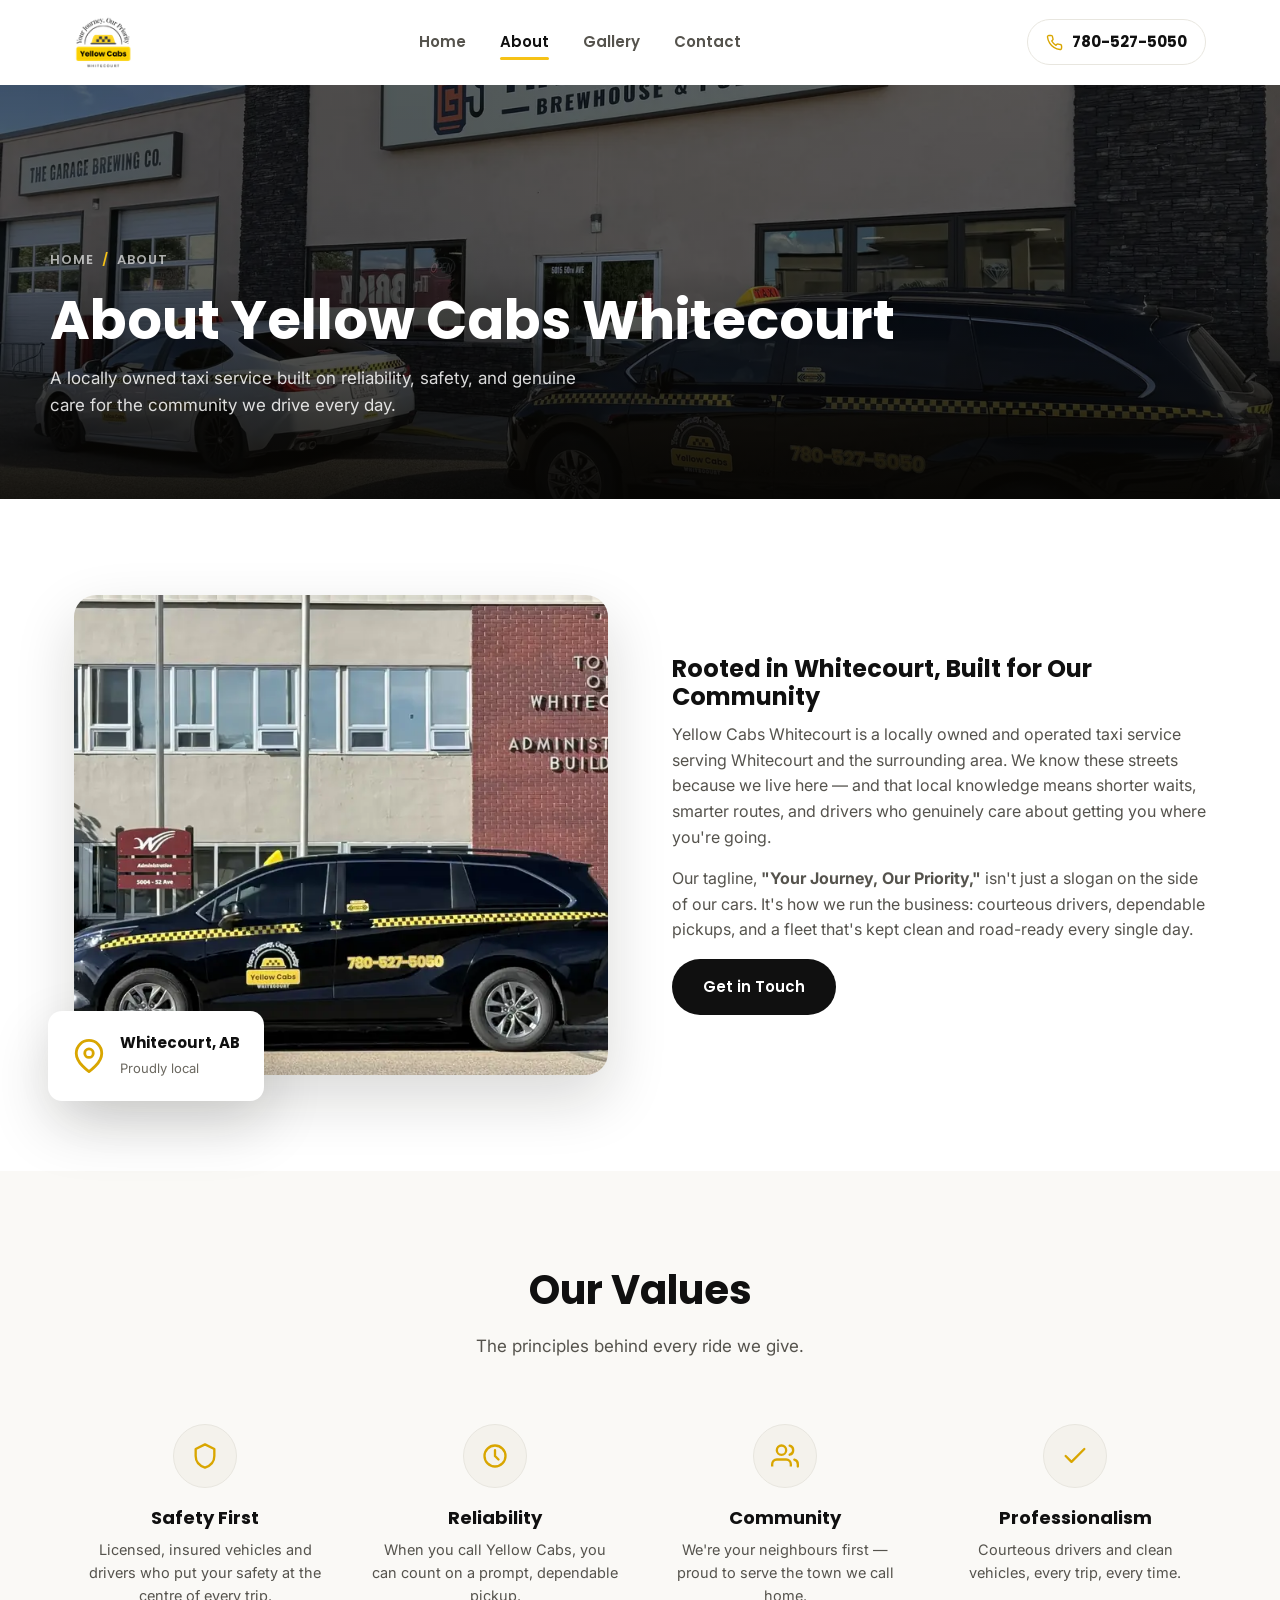
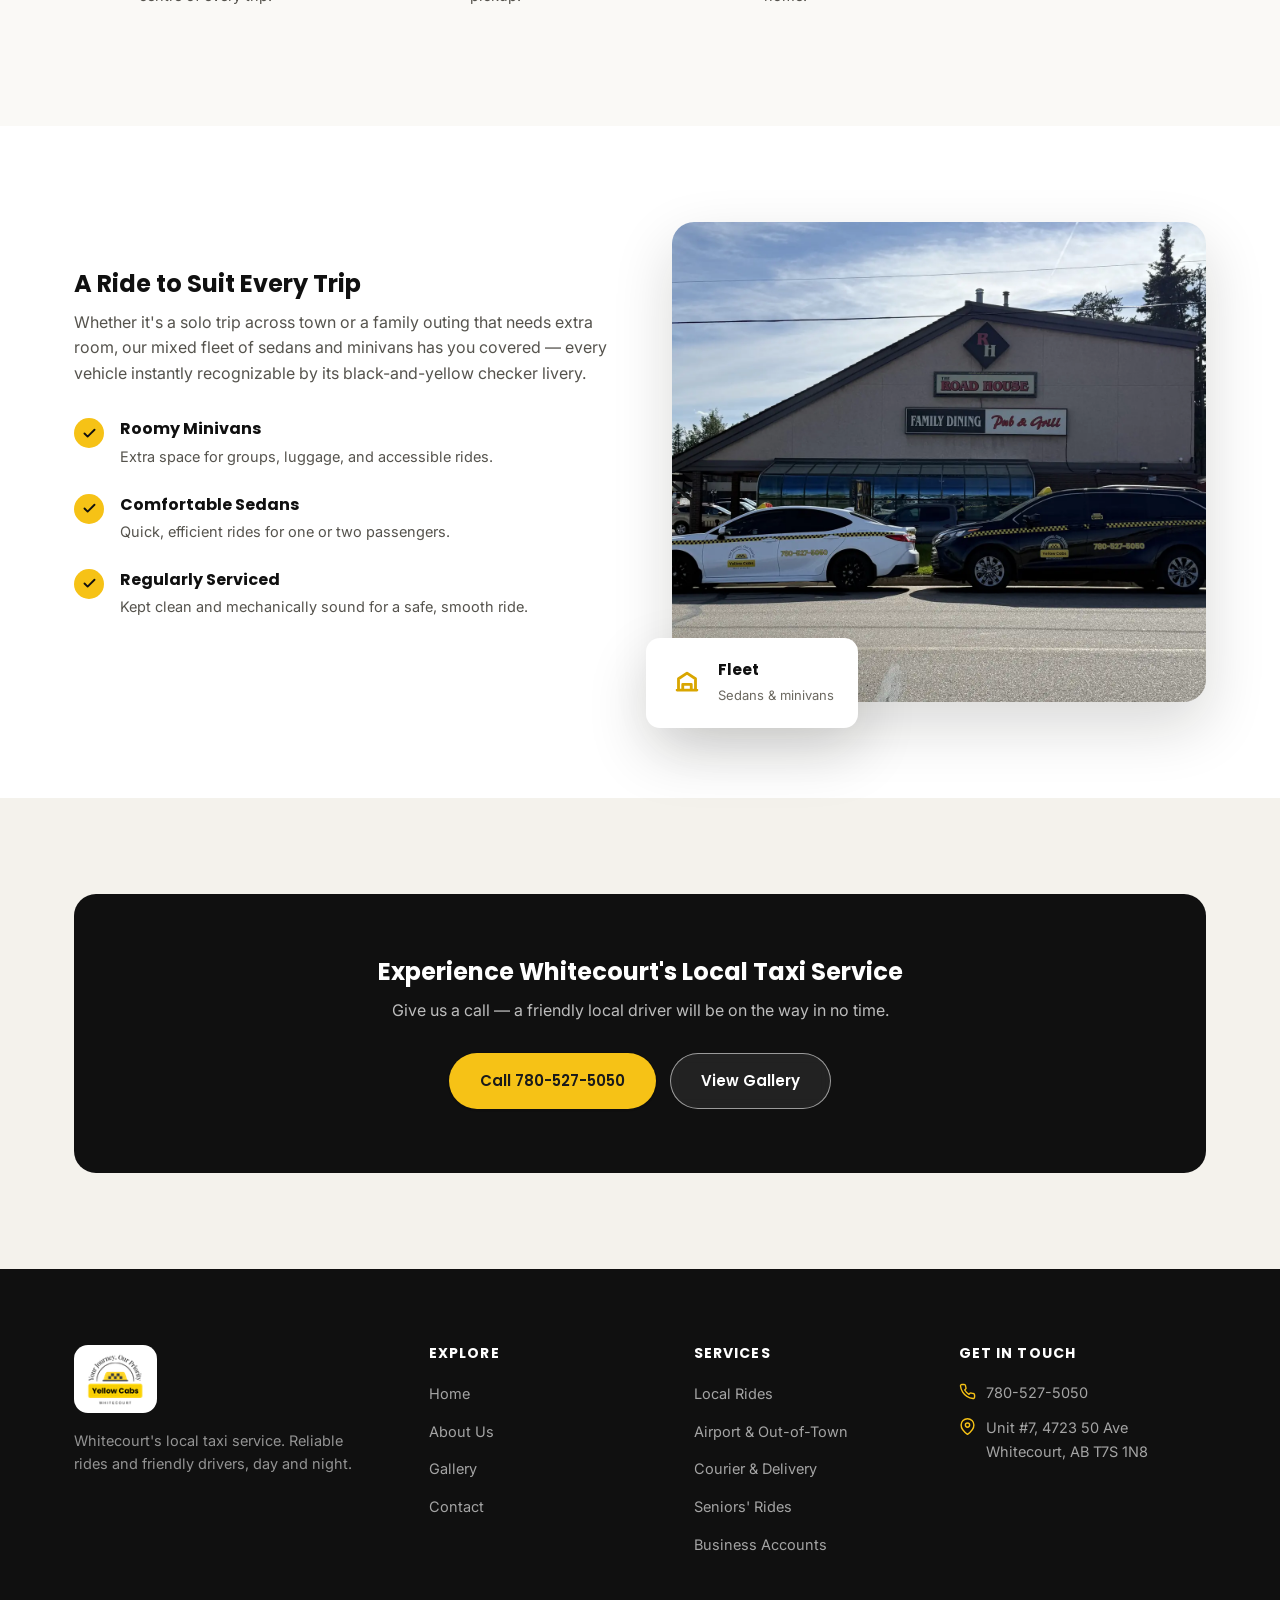
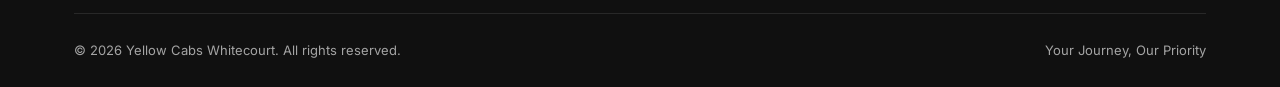
<file: about.html>
<!DOCTYPE html>
<html lang="en">
<head>
<meta charset="UTF-8">
<meta name="viewport" content="width=device-width, initial-scale=1.0">
<!-- Google tag (GA4) -->
<script>
  window.dataLayer = window.dataLayer || [];
  function gtag(){dataLayer.push(arguments);}
  gtag('js', new Date());
  gtag('config', 'G-EYVP5B3NM8');
  window.addEventListener('load', function () {
    var s = document.createElement('script'); s.async = true;
    s.src = 'https://www.googletagmanager.com/gtag/js?id=G-EYVP5B3NM8';
    document.head.appendChild(s);
  });
  // Track taps on phone and email links
  document.addEventListener('click', function (e) {
    var a = e.target.closest('a[href^="tel:"], a[href^="mailto:"]');
    if (!a) return;
    gtag('event', a.getAttribute('href').indexOf('tel:') === 0 ? 'phone_click' : 'email_click',
         { link_url: a.getAttribute('href') });
  });
</script>
<title>About Us | Yellow Cabs Whitecourt</title>
<meta name="description" content="Learn about Yellow Cabs Whitecourt — a locally owned and operated taxi service committed to safe, reliable, courteous rides across Whitecourt, Alberta.">
<link rel="canonical" href="https://yellowcabswhitecourt.com/about.html">
<meta property="og:type" content="website">
<meta property="og:site_name" content="Yellow Cabs Whitecourt">
<meta property="og:locale" content="en_CA">
<meta property="og:title" content="About Us | Yellow Cabs Whitecourt">
<meta property="og:description" content="Learn about Yellow Cabs Whitecourt — a locally owned and operated taxi service committed to safe, reliable, courteous rides across Whitecourt, Alberta.">
<meta property="og:url" content="https://yellowcabswhitecourt.com/about.html">
<meta property="og:image" content="https://yellowcabswhitecourt.com/images/og-image.jpg">
<meta property="og:image:width" content="1200">
<meta property="og:image:height" content="630">
<meta property="og:image:alt" content="Yellow Cabs Whitecourt taxis parked in Whitecourt, Alberta">
<meta name="twitter:card" content="summary_large_image">
<meta name="twitter:title" content="About Us | Yellow Cabs Whitecourt">
<meta name="twitter:description" content="Learn about Yellow Cabs Whitecourt — a locally owned and operated taxi service committed to safe, reliable, courteous rides across Whitecourt, Alberta.">
<meta name="twitter:image" content="https://yellowcabswhitecourt.com/images/og-image.jpg">
<link rel="icon" type="image/svg+xml" href="favicon.svg">
<link rel="preconnect" href="https://fonts.googleapis.com">
<link rel="preconnect" href="https://fonts.gstatic.com" crossorigin>
<link rel="preload" as="style" href="https://fonts.googleapis.com/css2?family=Poppins:wght@500;600;700;800&family=Inter:wght@400;500;600;700&display=swap" onload="this.onload=null;this.rel='stylesheet'">
<noscript><link rel="stylesheet" href="https://fonts.googleapis.com/css2?family=Poppins:wght@500;600;700;800&family=Inter:wght@400;500;600;700&display=swap"></noscript>
<link rel="stylesheet" href="css/style.css">
</head>
<body>
<a class="skip-link" href="#main-content">Skip to main content</a>

<header class="site-header">
  <div class="container header-inner">
    <a href="/" class="brand">
      <img src="images/logo.webp" alt="Yellow Cabs Whitecourt" class="brand-logo" width="68" height="60">
    </a>

    <nav class="main-nav" id="mainNav">
      <ul>
        <li><a href="/">Home</a></li>
        <li><a href="about.html" class="active">About</a></li>
        <li><a href="gallery.html">Gallery</a></li>
        <li><a href="contact.html">Contact</a></li>
      </ul>
    </nav>

    <div class="header-actions">
      <a href="tel:7805275050" class="phone-pill" aria-label="Call Yellow Cabs Whitecourt at 780-527-5050">
        <svg aria-hidden="true" focusable="false" viewBox="0 0 24 24" fill="none" stroke="currentColor" stroke-width="2"><path d="M22 16.92v3a2 2 0 0 1-2.18 2 19.79 19.79 0 0 1-8.63-3.07 19.5 19.5 0 0 1-6-6 19.79 19.79 0 0 1-3.07-8.67A2 2 0 0 1 4.11 2h3a2 2 0 0 1 2 1.72c.127.96.361 1.903.7 2.81a2 2 0 0 1-.45 2.11L8.09 9.91a16 16 0 0 0 6 6l1.27-1.27a2 2 0 0 1 2.11-.45c.907.339 1.85.573 2.81.7A2 2 0 0 1 22 16.92z" stroke-linecap="round" stroke-linejoin="round"/></svg>
        <span>780-527-5050</span>
      </a>
      <button class="nav-toggle" id="navToggle" aria-label="Toggle menu" aria-expanded="false" aria-controls="mainNav">
        <span class="nav-toggle-icon"><span></span></span>
      </button>
    </div>
  </div>
</header>

<main id="main-content">
<section class="page-hero">
  <div class="hero-media">
    <img src="images/hero/about-hero.webp" srcset="images/hero/about-hero-800.webp 800w, images/hero/about-hero.webp 1600w" sizes="100vw" alt="Yellow Cabs Whitecourt taxis outside a local Whitecourt business">
  </div>
  <div class="container hero-content">
    <div class="breadcrumb">Home <span>/</span> About</div>
    <h1>About Yellow Cabs Whitecourt</h1>
    <p>A locally owned taxi service built on reliability, safety, and genuine care for the community we drive every day.</p>
  </div>
</section>

<section class="section">
  <div class="container">
    <div class="split">
      <div class="split-media">
        <img src="images/hero/about-story.webp" srcset="images/hero/about-story-800.webp 800w, images/hero/about-story.webp 1600w" sizes="(max-width: 900px) 100vw, 50vw" alt="Yellow Cabs Whitecourt taxi outside the Town of Whitecourt Administration Building" loading="lazy">
        <div class="float-card">
          <svg aria-hidden="true" focusable="false" viewBox="0 0 24 24" fill="none" stroke="currentColor" stroke-width="2"><path d="M21 10c0 7-9 13-9 13s-9-6-9-13a9 9 0 0 1 18 0z"/><circle cx="12" cy="10" r="3"/></svg>
          <div><b>Whitecourt, AB</b><span>Proudly local</span></div>
        </div>
      </div>
      <div>
        <h2>Rooted in Whitecourt, Built for Our Community</h2>
        <p>Yellow Cabs Whitecourt is a locally owned and operated taxi service serving Whitecourt and the surrounding area. We know these streets because we live here — and that local knowledge means shorter waits, smarter routes, and drivers who genuinely care about getting you where you're going.</p>
        <p>Our tagline, <strong>"Your Journey, Our Priority,"</strong> isn't just a slogan on the side of our cars. It's how we run the business: courteous drivers, dependable pickups, and a fleet that's kept clean and road-ready every single day.</p>
        <a href="contact.html" class="btn btn-dark">Get in Touch</a>
      </div>
    </div>
  </div>
</section>

<section class="section section--soft">
  <div class="container">
    <div class="section-head center">
      <h2>Our Values</h2>
      <p>The principles behind every ride we give.</p>
    </div>
    <div class="grid grid-4">
      <div class="value-card">
        <div class="value-icon"><svg aria-hidden="true" focusable="false" viewBox="0 0 24 24" fill="none" stroke="currentColor" stroke-width="2"><path d="M12 2l8 4v6c0 5-3.4 8.4-8 10-4.6-1.6-8-5-8-10V6l8-4z" stroke-linecap="round" stroke-linejoin="round"/></svg></div>
        <h3>Safety First</h3>
        <p>Licensed, insured vehicles and drivers who put your safety at the centre of every trip.</p>
      </div>
      <div class="value-card">
        <div class="value-icon"><svg aria-hidden="true" focusable="false" viewBox="0 0 24 24" fill="none" stroke="currentColor" stroke-width="2"><circle cx="12" cy="12" r="9"/><path d="M12 7v5l3 3" stroke-linecap="round"/></svg></div>
        <h3>Reliability</h3>
        <p>When you call Yellow Cabs, you can count on a prompt, dependable pickup.</p>
      </div>
      <div class="value-card">
        <div class="value-icon"><svg aria-hidden="true" focusable="false" viewBox="0 0 24 24" fill="none" stroke="currentColor" stroke-width="2"><path d="M17 21v-2a4 4 0 0 0-4-4H5a4 4 0 0 0-4 4v2"/><circle cx="9" cy="7" r="4"/><path d="M23 21v-2a4 4 0 0 0-3-3.87M16 3.13a4 4 0 0 1 0 7.75" stroke-linecap="round"/></svg></div>
        <h3>Community</h3>
        <p>We're your neighbours first — proud to serve the town we call home.</p>
      </div>
      <div class="value-card">
        <div class="value-icon"><svg aria-hidden="true" focusable="false" viewBox="0 0 24 24" fill="none" stroke="currentColor" stroke-width="2"><path d="M20 6L9 17l-5-5" stroke-linecap="round" stroke-linejoin="round"/></svg></div>
        <h3>Professionalism</h3>
        <p>Courteous drivers and clean vehicles, every trip, every time.</p>
      </div>
    </div>
  </div>
</section>

<section class="section">
  <div class="container">
    <div class="split reverse">
      <div class="split-media">
        <img src="images/gallery/full/cab-13.webp" alt="Yellow Cabs Whitecourt taxi vehicle" loading="lazy">
        <div class="float-card">
          <svg aria-hidden="true" focusable="false" viewBox="0 0 24 24" fill="none" stroke="currentColor" stroke-width="2"><path d="M5 17h14M6 17V9l6-4 6 4v8M9 17v-4h6v4" stroke-linecap="round" stroke-linejoin="round"/></svg>
          <div><b>Fleet</b><span>Sedans &amp; minivans</span></div>
        </div>
      </div>
      <div>
        <h2>A Ride to Suit Every Trip</h2>
        <p>Whether it's a solo trip across town or a family outing that needs extra room, our mixed fleet of sedans and minivans has you covered — every vehicle instantly recognizable by its black-and-yellow checker livery.</p>
        <ul class="feature-list">
          <li>
            <span class="check"><svg aria-hidden="true" focusable="false" viewBox="0 0 24 24" fill="none" stroke="currentColor" stroke-width="3"><path d="M20 6L9 17l-5-5" stroke-linecap="round" stroke-linejoin="round"/></svg></span>
            <div><b>Roomy Minivans</b><span>Extra space for groups, luggage, and accessible rides.</span></div>
          </li>
          <li>
            <span class="check"><svg aria-hidden="true" focusable="false" viewBox="0 0 24 24" fill="none" stroke="currentColor" stroke-width="3"><path d="M20 6L9 17l-5-5" stroke-linecap="round" stroke-linejoin="round"/></svg></span>
            <div><b>Comfortable Sedans</b><span>Quick, efficient rides for one or two passengers.</span></div>
          </li>
          <li>
            <span class="check"><svg aria-hidden="true" focusable="false" viewBox="0 0 24 24" fill="none" stroke="currentColor" stroke-width="3"><path d="M20 6L9 17l-5-5" stroke-linecap="round" stroke-linejoin="round"/></svg></span>
            <div><b>Regularly Serviced</b><span>Kept clean and mechanically sound for a safe, smooth ride.</span></div>
          </li>
        </ul>
      </div>
    </div>
  </div>
</section>

<section class="section section--alt">
  <div class="container">
    <div class="cta-dark">
      <h2>Experience Whitecourt's Local Taxi Service</h2>
      <p>Give us a call — a friendly local driver will be on the way in no time.</p>
      <div class="actions">
        <a href="tel:7805275050" class="btn btn-primary">Call 780-527-5050</a>
        <a href="gallery.html" class="btn btn-outline-light">View Gallery</a>
      </div>
    </div>
  </div>
</section>

</main>

<footer class="site-footer">
  <div class="container">
    <div class="footer-top">
      <div class="footer-brand">
        <a href="/" class="brand">
          <span class="brand-logo-plate"><img src="images/logo.webp" alt="Yellow Cabs Whitecourt" class="brand-logo" width="68" height="60"></span>
        </a>
        <p>Whitecourt's local taxi service. Reliable rides and friendly drivers, day and night.</p>
      </div>
      <div class="footer-col">
        <h2 class="footer-title">Explore</h2>
        <ul>
          <li><a href="/">Home</a></li>
          <li><a href="about.html">About Us</a></li>
          <li><a href="gallery.html">Gallery</a></li>
          <li><a href="contact.html">Contact</a></li>
        </ul>
      </div>
      <div class="footer-col">
        <h2 class="footer-title">Services</h2>
        <ul>
          <li><a href="/#services">Local Rides</a></li>
          <li><a href="airport-taxi.html">Airport &amp; Out-of-Town</a></li>
          <li><a href="courier-delivery.html">Courier &amp; Delivery</a></li>
          <li><a href="seniors-rides.html">Seniors' Rides</a></li>
          <li><a href="/#services">Business Accounts</a></li>
        </ul>
      </div>
      <div class="footer-col">
        <h2 class="footer-title">Get in Touch</h2>
        <ul>
          <li class="contact-line">
            <svg aria-hidden="true" focusable="false" viewBox="0 0 24 24" fill="none" stroke="currentColor" stroke-width="2"><path d="M22 16.92v3a2 2 0 0 1-2.18 2 19.79 19.79 0 0 1-8.63-3.07 19.5 19.5 0 0 1-6-6 19.79 19.79 0 0 1-3.07-8.67A2 2 0 0 1 4.11 2h3a2 2 0 0 1 2 1.72c.127.96.361 1.903.7 2.81a2 2 0 0 1-.45 2.11L8.09 9.91a16 16 0 0 0 6 6l1.27-1.27a2 2 0 0 1 2.11-.45c.907.339 1.85.573 2.81.7A2 2 0 0 1 22 16.92z" stroke-linecap="round" stroke-linejoin="round"/></svg>
            <a href="tel:7805275050">780-527-5050</a>
          </li>
          <li class="contact-line">
            <svg aria-hidden="true" focusable="false" viewBox="0 0 24 24" fill="none" stroke="currentColor" stroke-width="2"><path d="M21 10c0 7-9 13-9 13s-9-6-9-13a9 9 0 0 1 18 0z"/><circle cx="12" cy="10" r="3"/></svg>
            <span>Unit #7, 4723 50 Ave<br>Whitecourt, AB T7S 1N8</span>
          </li>
        </ul>
      </div>
    </div>
    <div class="footer-bottom">
      <span>&copy; <span id="year"></span> Yellow Cabs Whitecourt. All rights reserved.</span>
      <span>Your Journey, Our Priority</span>
    </div>
  </div>
</footer>

<script>document.getElementById('year').textContent = new Date().getFullYear();</script>
<script src="js/main.js" defer></script>
</body>
</html>
</file>
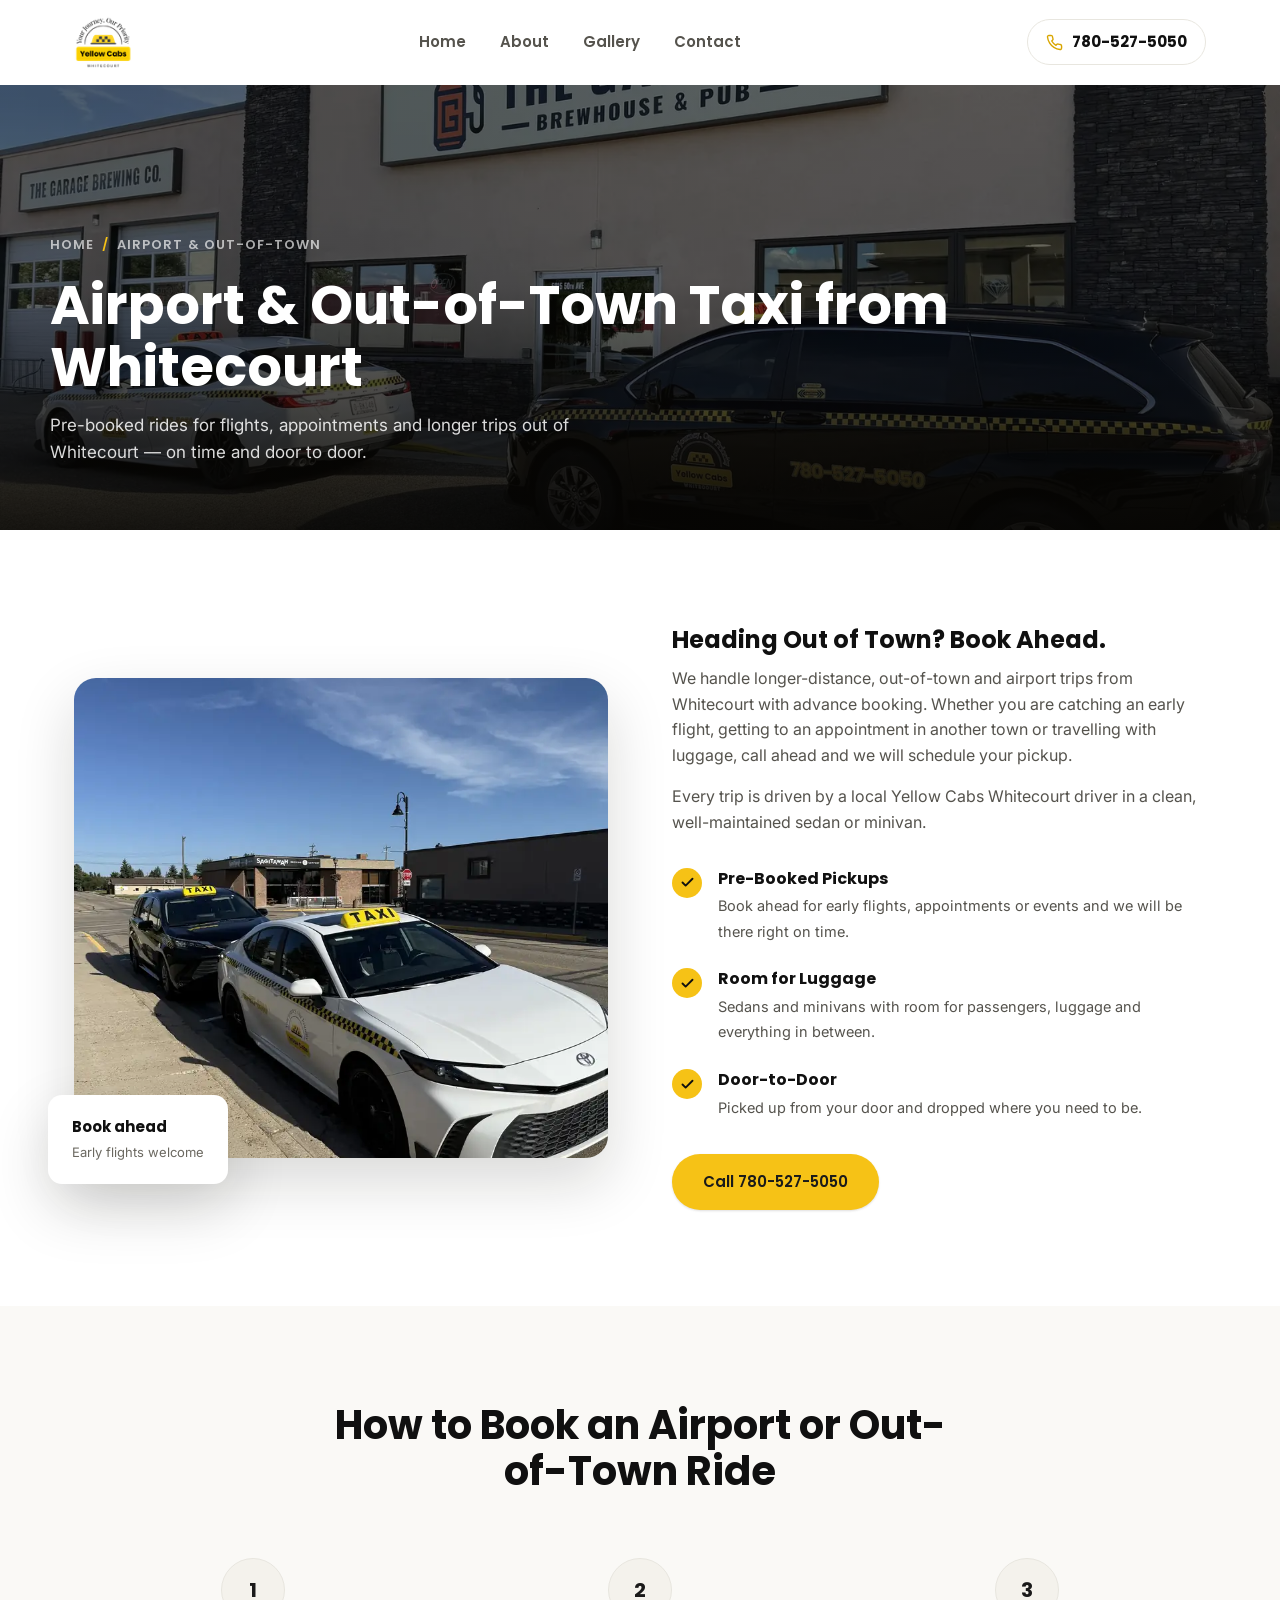
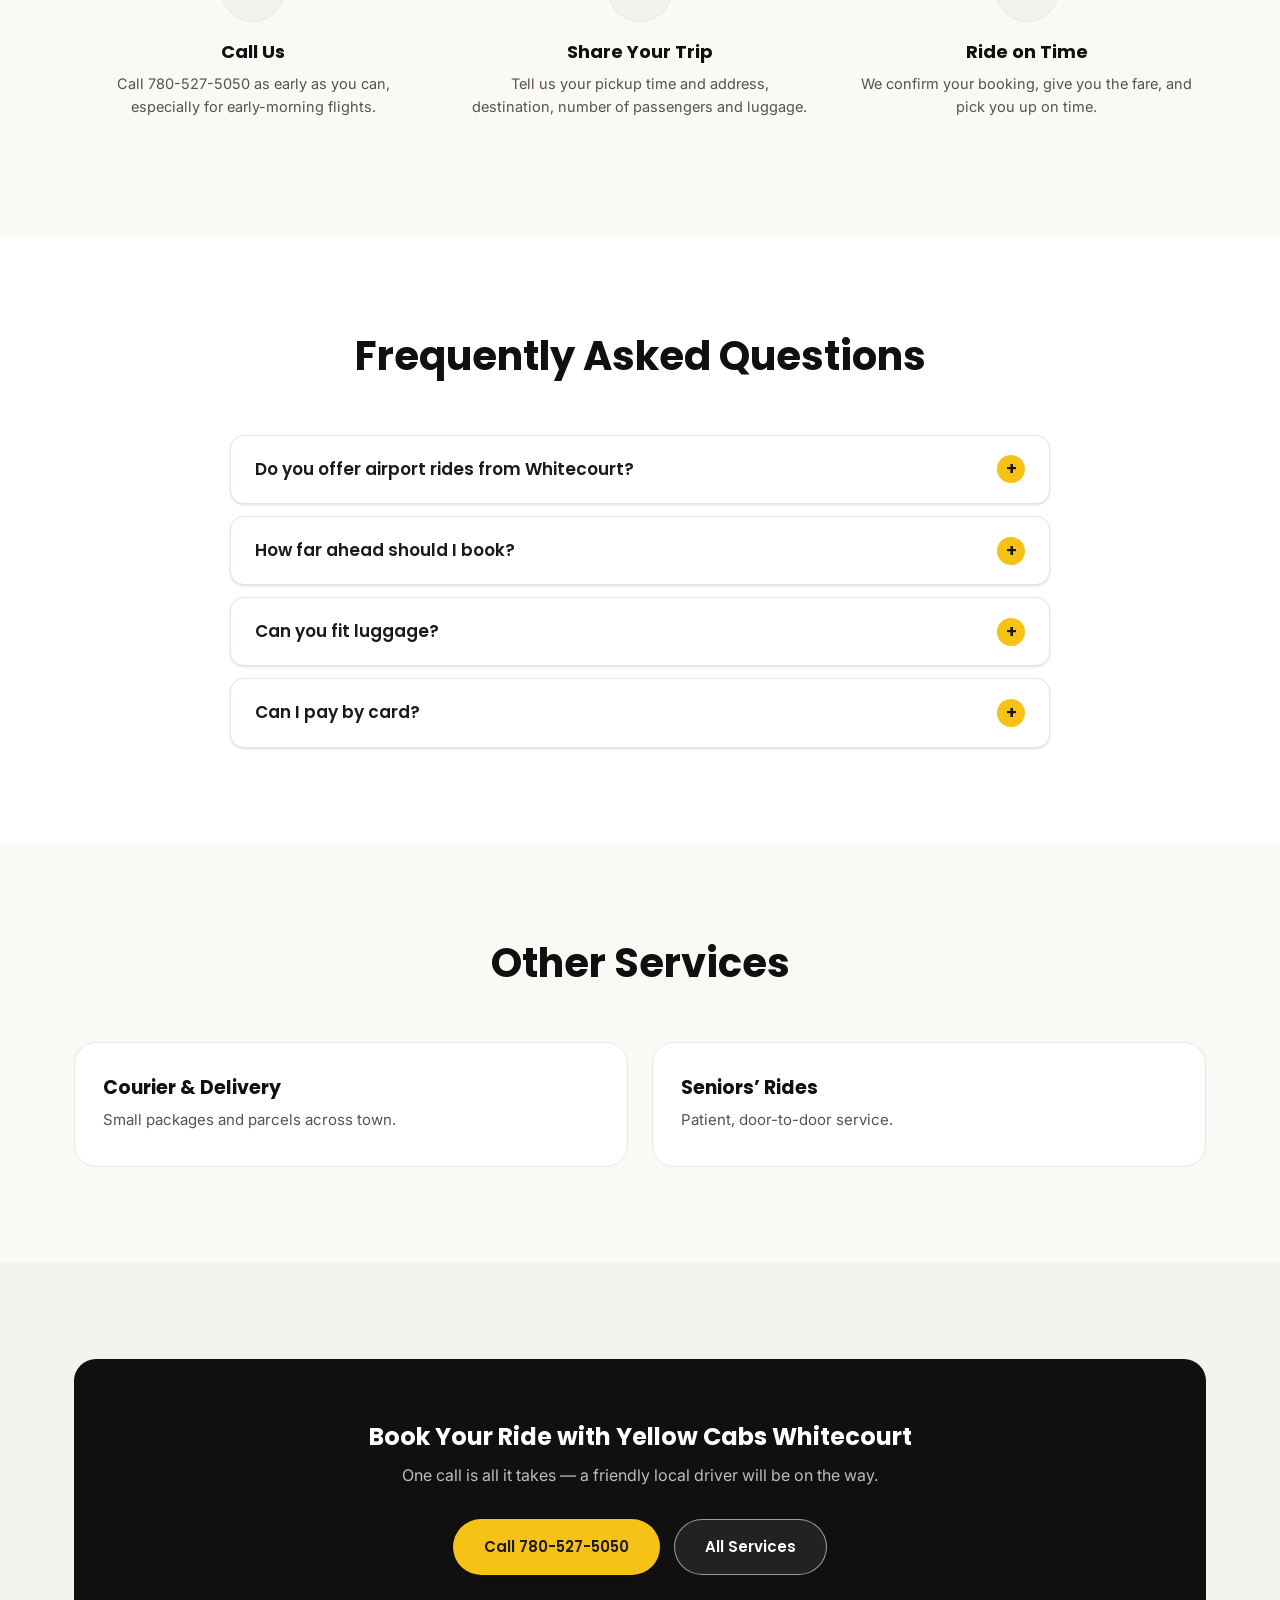
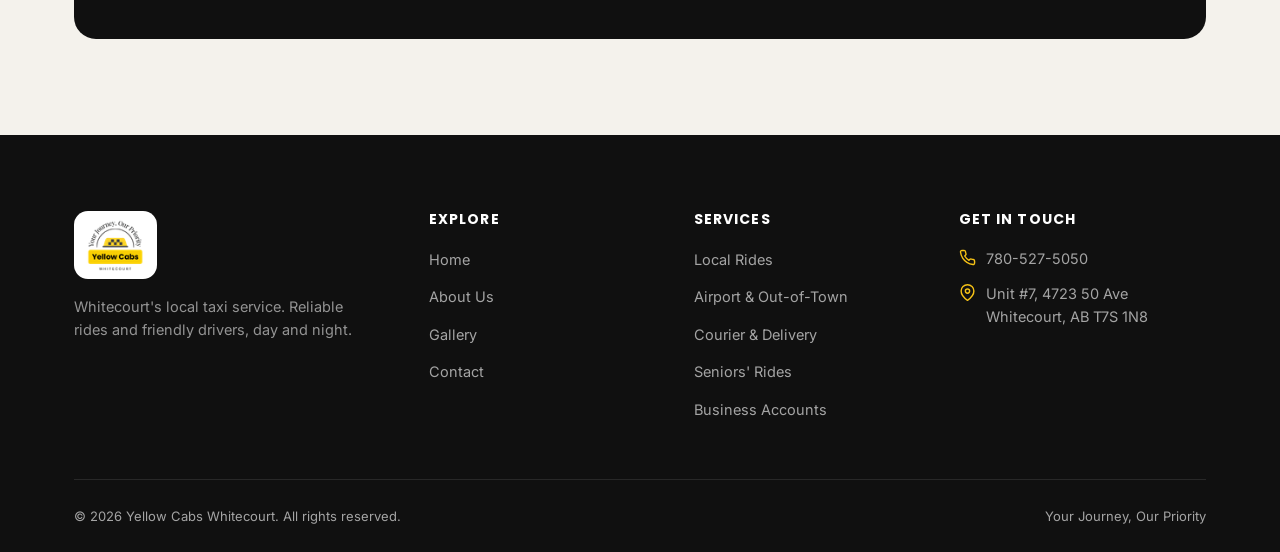
<file: airport-taxi.html>
<!DOCTYPE html>
<html lang="en">
<head>
<meta charset="UTF-8">
<meta name="viewport" content="width=device-width, initial-scale=1.0">
<!-- Google tag (GA4) -->
<script>
  window.dataLayer = window.dataLayer || [];
  function gtag(){dataLayer.push(arguments);}
  gtag('js', new Date());
  gtag('config', 'G-EYVP5B3NM8');
  window.addEventListener('load', function () {
    var s = document.createElement('script'); s.async = true;
    s.src = 'https://www.googletagmanager.com/gtag/js?id=G-EYVP5B3NM8';
    document.head.appendChild(s);
  });
  // Track taps on phone and email links
  document.addEventListener('click', function (e) {
    var a = e.target.closest('a[href^="tel:"], a[href^="mailto:"]');
    if (!a) return;
    gtag('event', a.getAttribute('href').indexOf('tel:') === 0 ? 'phone_click' : 'email_click',
         { link_url: a.getAttribute('href') });
  });
</script>
<title>Airport &amp; Out-of-Town Taxi | Yellow Cabs Whitecourt</title>
<meta name="description" content="Book an airport or out-of-town taxi from Whitecourt, AB with Yellow Cabs Whitecourt. Pre-booked pickups for early flights and longer trips. Call 780-527-5050.">
<link rel="canonical" href="https://yellowcabswhitecourt.com/airport-taxi.html">
<meta property="og:type" content="website">
<meta property="og:site_name" content="Yellow Cabs Whitecourt">
<meta property="og:locale" content="en_CA">
<meta property="og:title" content="Airport &amp; Out-of-Town Taxi | Yellow Cabs Whitecourt">
<meta property="og:description" content="Book an airport or out-of-town taxi from Whitecourt, AB with Yellow Cabs Whitecourt. Pre-booked pickups for early flights and longer trips. Call 780-527-5050.">
<meta property="og:url" content="https://yellowcabswhitecourt.com/airport-taxi.html">
<meta property="og:image" content="https://yellowcabswhitecourt.com/images/og-image.jpg">
<meta property="og:image:width" content="1200">
<meta property="og:image:height" content="630">
<meta property="og:image:alt" content="Yellow Cabs Whitecourt taxis parked in Whitecourt, Alberta">
<meta name="twitter:card" content="summary_large_image">
<meta name="twitter:title" content="Airport &amp; Out-of-Town Taxi | Yellow Cabs Whitecourt">
<meta name="twitter:description" content="Book an airport or out-of-town taxi from Whitecourt, AB with Yellow Cabs Whitecourt. Pre-booked pickups for early flights and longer trips. Call 780-527-5050.">
<meta name="twitter:image" content="https://yellowcabswhitecourt.com/images/og-image.jpg">
<link rel="icon" type="image/svg+xml" href="favicon.svg">
<link rel="preconnect" href="https://fonts.googleapis.com">
<link rel="preconnect" href="https://fonts.gstatic.com" crossorigin>
<link rel="preload" as="style" href="https://fonts.googleapis.com/css2?family=Poppins:wght@500;600;700;800&family=Inter:wght@400;500;600;700&display=swap" onload="this.onload=null;this.rel='stylesheet'">
<noscript><link rel="stylesheet" href="https://fonts.googleapis.com/css2?family=Poppins:wght@500;600;700;800&family=Inter:wght@400;500;600;700&display=swap"></noscript>
<link rel="stylesheet" href="css/style.css">
<script type="application/ld+json">
{
  "@context": "https://schema.org",
  "@type": "Service",
  "name": "Airport and out-of-town taxi",
  "serviceType": "Airport and out-of-town taxi",
  "description": "Book an airport or out-of-town taxi from Whitecourt, AB with Yellow Cabs Whitecourt. Pre-booked pickups for early flights and longer trips. Call 780-527-5050.",
  "url": "https://yellowcabswhitecourt.com/airport-taxi.html",
  "areaServed": {
    "@type": "City",
    "name": "Whitecourt"
  },
  "provider": {
    "@type": [
      "TaxiService",
      "LocalBusiness"
    ],
    "@id": "https://yellowcabswhitecourt.com/#business",
    "name": "Yellow Cabs Whitecourt",
    "telephone": "+1-780-527-5050",
    "url": "https://yellowcabswhitecourt.com/"
  }
}
</script>
<script type="application/ld+json">
{
  "@context": "https://schema.org",
  "@type": "BreadcrumbList",
  "itemListElement": [
    {
      "@type": "ListItem",
      "position": 1,
      "name": "Home",
      "item": "https://yellowcabswhitecourt.com/"
    },
    {
      "@type": "ListItem",
      "position": 2,
      "name": "Airport & Out-of-Town",
      "item": "https://yellowcabswhitecourt.com/airport-taxi.html"
    }
  ]
}
</script>
<script type="application/ld+json">
{
  "@context": "https://schema.org",
  "@type": "FAQPage",
  "mainEntity": [
    {
      "@type": "Question",
      "name": "Do you offer airport rides from Whitecourt?",
      "acceptedAnswer": {
        "@type": "Answer",
        "text": "Yes. We handle airport and out-of-town trips from Whitecourt with advance booking. Call 780-527-5050 to arrange your ride."
      }
    },
    {
      "@type": "Question",
      "name": "How far ahead should I book?",
      "acceptedAnswer": {
        "@type": "Answer",
        "text": "As early as you can — especially for early-morning flights or busy travel days. Call 780-527-5050 to schedule."
      }
    },
    {
      "@type": "Question",
      "name": "Can you fit luggage?",
      "acceptedAnswer": {
        "@type": "Answer",
        "text": "Yes. Our sedans and minivans have room for passengers and luggage. Let us know how many bags you have when you book."
      }
    },
    {
      "@type": "Question",
      "name": "Can I pay by card?",
      "acceptedAnswer": {
        "@type": "Answer",
        "text": "Yes. We accept both cash and card."
      }
    }
  ]
}
</script>
</head>
<body>
<a class="skip-link" href="#main-content">Skip to main content</a>

<header class="site-header">
  <div class="container header-inner">
    <a href="/" class="brand">
      <img src="images/logo.webp" alt="Yellow Cabs Whitecourt" class="brand-logo" width="68" height="60">
    </a>

    <nav class="main-nav" id="mainNav">
      <ul>
        <li><a href="/">Home</a></li>
        <li><a href="about.html">About</a></li>
        <li><a href="gallery.html">Gallery</a></li>
        <li><a href="contact.html">Contact</a></li>
      </ul>
    </nav>

    <div class="header-actions">
      <a href="tel:7805275050" class="phone-pill" aria-label="Call Yellow Cabs Whitecourt at 780-527-5050">
        <svg aria-hidden="true" focusable="false" viewBox="0 0 24 24" fill="none" stroke="currentColor" stroke-width="2"><path d="M22 16.92v3a2 2 0 0 1-2.18 2 19.79 19.79 0 0 1-8.63-3.07 19.5 19.5 0 0 1-6-6 19.79 19.79 0 0 1-3.07-8.67A2 2 0 0 1 4.11 2h3a2 2 0 0 1 2 1.72c.127.96.361 1.903.7 2.81a2 2 0 0 1-.45 2.11L8.09 9.91a16 16 0 0 0 6 6l1.27-1.27a2 2 0 0 1 2.11-.45c.907.339 1.85.573 2.81.7A2 2 0 0 1 22 16.92z" stroke-linecap="round" stroke-linejoin="round"/></svg>
        <span>780-527-5050</span>
      </a>
      <button class="nav-toggle" id="navToggle" aria-label="Toggle menu" aria-expanded="false" aria-controls="mainNav">
        <span class="nav-toggle-icon"><span></span></span>
      </button>
    </div>
  </div>
</header>

<main id="main-content">
<section class="page-hero">
  <div class="hero-media">
    <img src="images/hero/about-hero.webp" srcset="images/hero/about-hero-800.webp 800w, images/hero/about-hero.webp 1600w" sizes="100vw" alt="Yellow Cabs Whitecourt taxis ready for an out-of-town trip" fetchpriority="high">
  </div>
  <div class="container hero-content">
    <div class="breadcrumb"><a href="/">Home</a> <span>/</span> Airport &amp; Out-of-Town</div>
    <h1>Airport &amp; Out-of-Town Taxi from Whitecourt</h1>
    <p>Pre-booked rides for flights, appointments and longer trips out of Whitecourt &mdash; on time and door to door.</p>
  </div>
</section>

<section class="section">
  <div class="container">
    <div class="split">
      <div class="split-media">
        <img src="images/services/airport.webp" alt="White Yellow Cabs Whitecourt sedan ready for an airport trip" loading="lazy" width="800" height="1067">
        <div class="float-card">
          <div><b>Book ahead</b><span>Early flights welcome</span></div>
        </div>
      </div>
      <div>
        <h2>Heading Out of Town? Book Ahead.</h2>
        <p>We handle longer-distance, out-of-town and airport trips from Whitecourt with advance booking. Whether you are catching an early flight, getting to an appointment in another town or travelling with luggage, call ahead and we will schedule your pickup.</p>
        <p>Every trip is driven by a local Yellow Cabs Whitecourt driver in a clean, well-maintained sedan or minivan.</p>
        <ul class="feature-list">
          <li>
            <span class="check"><svg aria-hidden="true" focusable="false" viewBox="0 0 24 24" fill="none" stroke="currentColor" stroke-width="3"><path d="M20 6L9 17l-5-5" stroke-linecap="round" stroke-linejoin="round"/></svg></span>
            <div><b>Pre-Booked Pickups</b><span>Book ahead for early flights, appointments or events and we will be there right on time.</span></div>
          </li>
          <li>
            <span class="check"><svg aria-hidden="true" focusable="false" viewBox="0 0 24 24" fill="none" stroke="currentColor" stroke-width="3"><path d="M20 6L9 17l-5-5" stroke-linecap="round" stroke-linejoin="round"/></svg></span>
            <div><b>Room for Luggage</b><span>Sedans and minivans with room for passengers, luggage and everything in between.</span></div>
          </li>
          <li>
            <span class="check"><svg aria-hidden="true" focusable="false" viewBox="0 0 24 24" fill="none" stroke="currentColor" stroke-width="3"><path d="M20 6L9 17l-5-5" stroke-linecap="round" stroke-linejoin="round"/></svg></span>
            <div><b>Door-to-Door</b><span>Picked up from your door and dropped where you need to be.</span></div>
          </li>
        </ul>
        <a href="tel:7805275050" class="btn btn-primary">Call 780-527-5050</a>
      </div>
    </div>
  </div>
</section>

<section class="section section--soft">
  <div class="container">
    <div class="section-head center">
      <h2>How to Book an Airport or Out-of-Town Ride</h2>
    </div>
    <div class="grid grid-3">
      <div class="value-card">
        <div class="value-icon"><span class="step-num">1</span></div>
        <h3>Call Us</h3>
        <p>Call 780-527-5050 as early as you can, especially for early-morning flights.</p>
      </div>
      <div class="value-card">
        <div class="value-icon"><span class="step-num">2</span></div>
        <h3>Share Your Trip</h3>
        <p>Tell us your pickup time and address, destination, number of passengers and luggage.</p>
      </div>
      <div class="value-card">
        <div class="value-icon"><span class="step-num">3</span></div>
        <h3>Ride on Time</h3>
        <p>We confirm your booking, give you the fare, and pick you up on time.</p>
      </div>
    </div>
  </div>
</section>

<section class="section">
  <div class="container">
    <div class="section-head center">
      <h2>Frequently Asked Questions</h2>
    </div>
    <div class="faq-list">
      <details class="faq-item">
        <summary>Do you offer airport rides from Whitecourt?</summary>
        <p>Yes. We handle airport and out-of-town trips from Whitecourt with advance booking. Call 780-527-5050 to arrange your ride.</p>
      </details>
      <details class="faq-item">
        <summary>How far ahead should I book?</summary>
        <p>As early as you can &mdash; especially for early-morning flights or busy travel days. Call 780-527-5050 to schedule.</p>
      </details>
      <details class="faq-item">
        <summary>Can you fit luggage?</summary>
        <p>Yes. Our sedans and minivans have room for passengers and luggage. Let us know how many bags you have when you book.</p>
      </details>
      <details class="faq-item">
        <summary>Can I pay by card?</summary>
        <p>Yes. We accept both cash and card.</p>
      </details>
    </div>
  </div>
</section>

<section class="section section--soft">
  <div class="container">
    <div class="section-head center">
      <h2>Other Services</h2>
    </div>
    <div class="grid grid-2">
      <a class="service-card service-card--link" href="courier-delivery.html">
        <h3>Courier &amp; Delivery</h3>
        <p>Small packages and parcels across town.</p>
      </a>
      <a class="service-card service-card--link" href="seniors-rides.html">
        <h3>Seniors&rsquo; Rides</h3>
        <p>Patient, door-to-door service.</p>
      </a>
    </div>
  </div>
</section>

<section class="section section--alt">
  <div class="container">
    <div class="cta-dark">
      <h2>Book Your Ride with Yellow Cabs Whitecourt</h2>
      <p>One call is all it takes &mdash; a friendly local driver will be on the way.</p>
      <div class="actions">
        <a href="tel:7805275050" class="btn btn-primary">Call 780-527-5050</a>
        <a href="/#services" class="btn btn-outline-light">All Services</a>
      </div>
    </div>
  </div>
</section>

</main>

<footer class="site-footer">
  <div class="container">
    <div class="footer-top">
      <div class="footer-brand">
        <a href="/" class="brand">
          <span class="brand-logo-plate"><img src="images/logo.webp" alt="Yellow Cabs Whitecourt" class="brand-logo" width="68" height="60"></span>
        </a>
        <p>Whitecourt's local taxi service. Reliable rides and friendly drivers, day and night.</p>
      </div>
      <div class="footer-col">
        <h2 class="footer-title">Explore</h2>
        <ul>
          <li><a href="/">Home</a></li>
          <li><a href="about.html">About Us</a></li>
          <li><a href="gallery.html">Gallery</a></li>
          <li><a href="contact.html">Contact</a></li>
        </ul>
      </div>
      <div class="footer-col">
        <h2 class="footer-title">Services</h2>
        <ul>
          <li><a href="/#services">Local Rides</a></li>
          <li><a href="airport-taxi.html">Airport &amp; Out-of-Town</a></li>
          <li><a href="courier-delivery.html">Courier &amp; Delivery</a></li>
          <li><a href="seniors-rides.html">Seniors' Rides</a></li>
          <li><a href="/#services">Business Accounts</a></li>
        </ul>
      </div>
      <div class="footer-col">
        <h2 class="footer-title">Get in Touch</h2>
        <ul>
          <li class="contact-line">
            <svg aria-hidden="true" focusable="false" viewBox="0 0 24 24" fill="none" stroke="currentColor" stroke-width="2"><path d="M22 16.92v3a2 2 0 0 1-2.18 2 19.79 19.79 0 0 1-8.63-3.07 19.5 19.5 0 0 1-6-6 19.79 19.79 0 0 1-3.07-8.67A2 2 0 0 1 4.11 2h3a2 2 0 0 1 2 1.72c.127.96.361 1.903.7 2.81a2 2 0 0 1-.45 2.11L8.09 9.91a16 16 0 0 0 6 6l1.27-1.27a2 2 0 0 1 2.11-.45c.907.339 1.85.573 2.81.7A2 2 0 0 1 22 16.92z" stroke-linecap="round" stroke-linejoin="round"/></svg>
            <a href="tel:7805275050">780-527-5050</a>
          </li>
          <li class="contact-line">
            <svg aria-hidden="true" focusable="false" viewBox="0 0 24 24" fill="none" stroke="currentColor" stroke-width="2"><path d="M21 10c0 7-9 13-9 13s-9-6-9-13a9 9 0 0 1 18 0z"/><circle cx="12" cy="10" r="3"/></svg>
            <span>Unit #7, 4723 50 Ave<br>Whitecourt, AB T7S 1N8</span>
          </li>
        </ul>
      </div>
    </div>
    <div class="footer-bottom">
      <span>&copy; <span id="year"></span> Yellow Cabs Whitecourt. All rights reserved.</span>
      <span>Your Journey, Our Priority</span>
    </div>
  </div>
</footer>

<script>document.getElementById('year').textContent = new Date().getFullYear();</script>
<script src="js/main.js" defer></script>
</body>
</html>
</file>
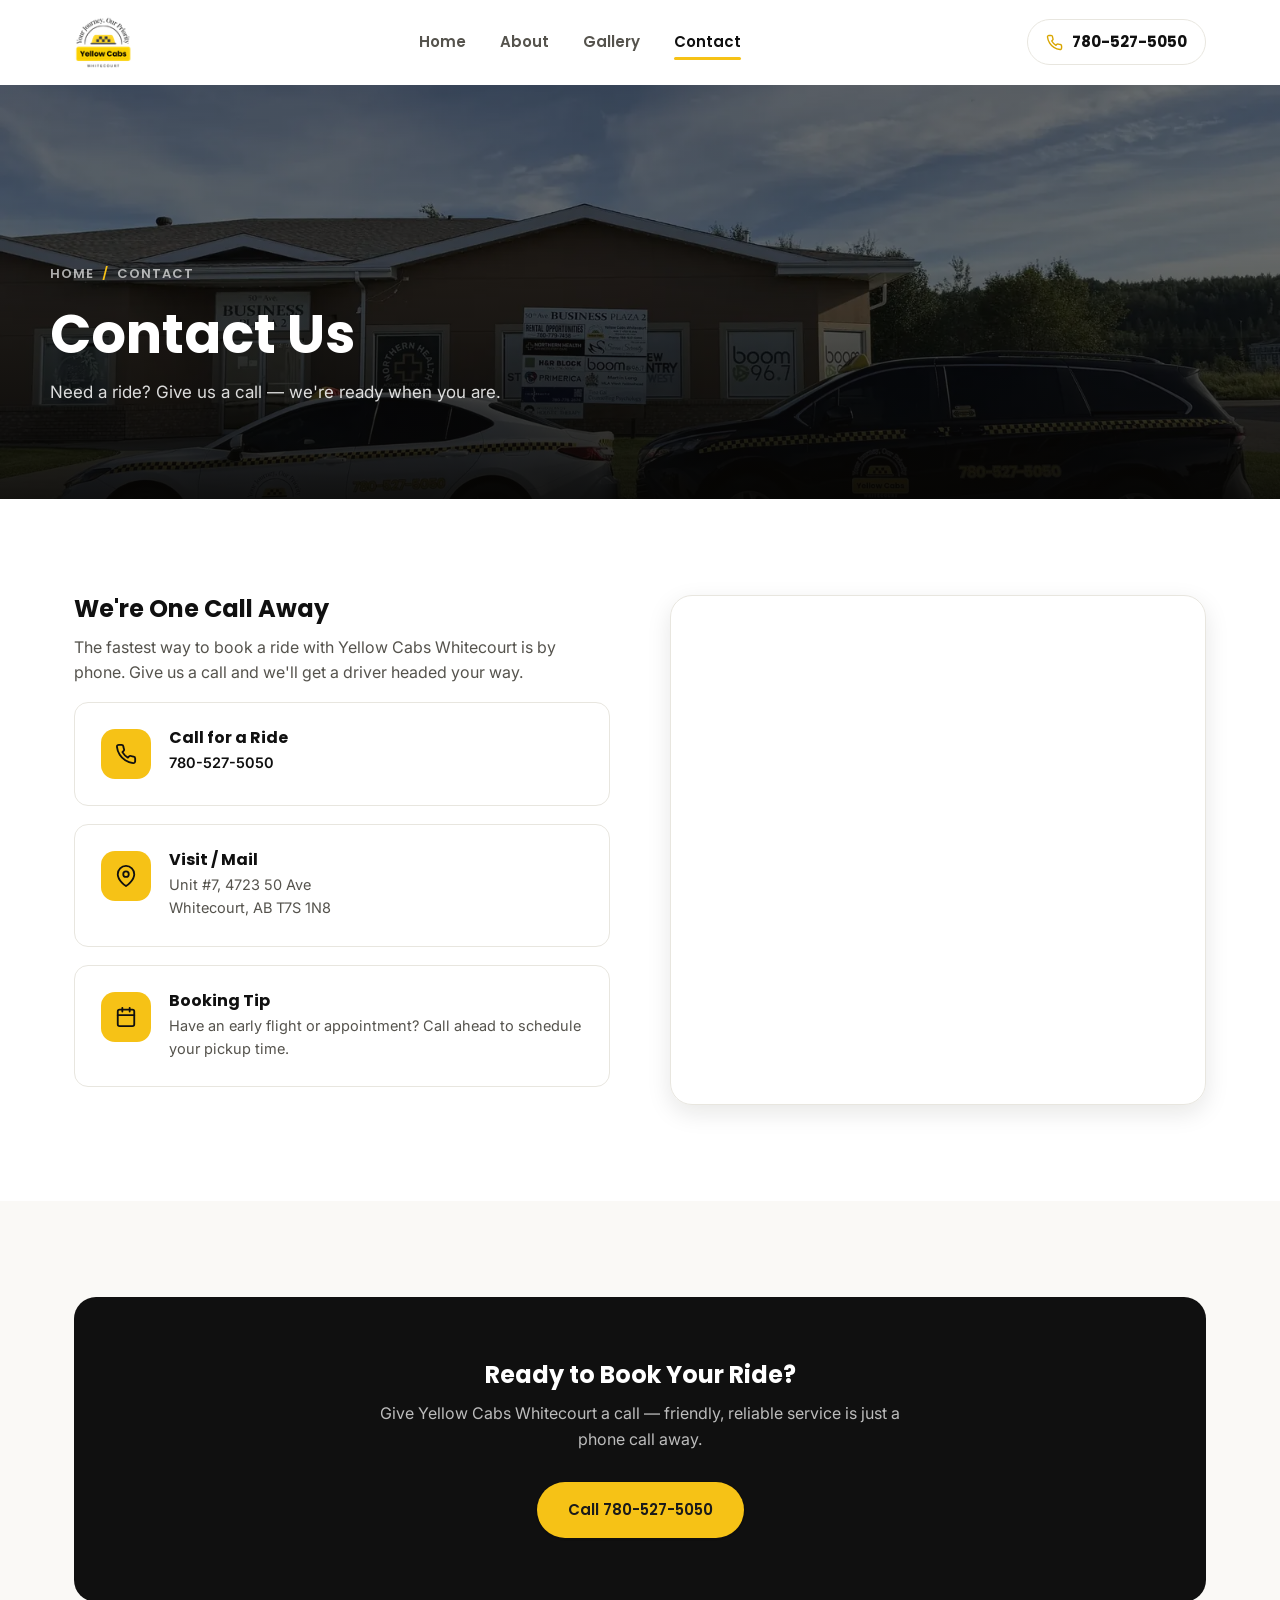
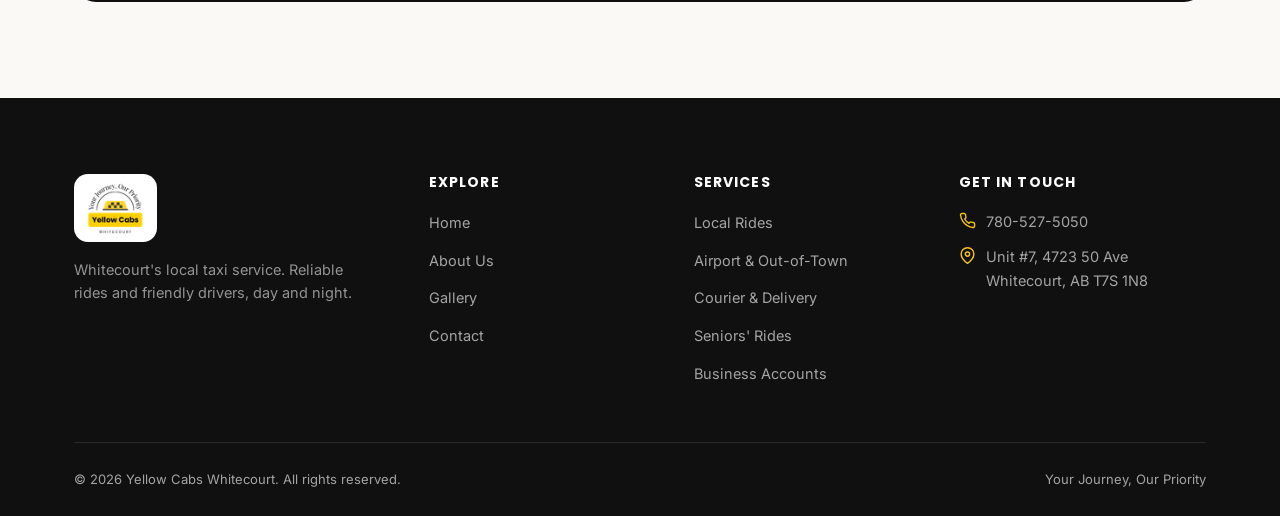
<file: contact.html>
<!DOCTYPE html>
<html lang="en">
<head>
<meta charset="UTF-8">
<meta name="viewport" content="width=device-width, initial-scale=1.0">
<!-- Google tag (GA4) -->
<script>
  window.dataLayer = window.dataLayer || [];
  function gtag(){dataLayer.push(arguments);}
  gtag('js', new Date());
  gtag('config', 'G-EYVP5B3NM8');
  window.addEventListener('load', function () {
    var s = document.createElement('script'); s.async = true;
    s.src = 'https://www.googletagmanager.com/gtag/js?id=G-EYVP5B3NM8';
    document.head.appendChild(s);
  });
  // Track taps on phone and email links
  document.addEventListener('click', function (e) {
    var a = e.target.closest('a[href^="tel:"], a[href^="mailto:"]');
    if (!a) return;
    gtag('event', a.getAttribute('href').indexOf('tel:') === 0 ? 'phone_click' : 'email_click',
         { link_url: a.getAttribute('href') });
  });
</script>
<title>Contact Us | Yellow Cabs Whitecourt</title>
<meta name="description" content="Contact Yellow Cabs Whitecourt to book your ride. Call 780-527-5050 — Unit #7, 4723 50 Ave, Whitecourt, AB T7S 1N8.">
<link rel="canonical" href="https://yellowcabswhitecourt.com/contact.html">
<meta property="og:type" content="website">
<meta property="og:site_name" content="Yellow Cabs Whitecourt">
<meta property="og:locale" content="en_CA">
<meta property="og:title" content="Contact Us | Yellow Cabs Whitecourt">
<meta property="og:description" content="Contact Yellow Cabs Whitecourt to book your ride. Call 780-527-5050 — Unit #7, 4723 50 Ave, Whitecourt, AB T7S 1N8.">
<meta property="og:url" content="https://yellowcabswhitecourt.com/contact.html">
<meta property="og:image" content="https://yellowcabswhitecourt.com/images/og-image.jpg">
<meta property="og:image:width" content="1200">
<meta property="og:image:height" content="630">
<meta property="og:image:alt" content="Yellow Cabs Whitecourt taxis parked in Whitecourt, Alberta">
<meta name="twitter:card" content="summary_large_image">
<meta name="twitter:title" content="Contact Us | Yellow Cabs Whitecourt">
<meta name="twitter:description" content="Contact Yellow Cabs Whitecourt to book your ride. Call 780-527-5050 — Unit #7, 4723 50 Ave, Whitecourt, AB T7S 1N8.">
<meta name="twitter:image" content="https://yellowcabswhitecourt.com/images/og-image.jpg">
<link rel="icon" type="image/svg+xml" href="favicon.svg">
<link rel="preconnect" href="https://fonts.googleapis.com">
<link rel="preconnect" href="https://fonts.gstatic.com" crossorigin>
<link rel="preload" as="style" href="https://fonts.googleapis.com/css2?family=Poppins:wght@500;600;700;800&family=Inter:wght@400;500;600;700&display=swap" onload="this.onload=null;this.rel='stylesheet'">
<noscript><link rel="stylesheet" href="https://fonts.googleapis.com/css2?family=Poppins:wght@500;600;700;800&family=Inter:wght@400;500;600;700&display=swap"></noscript>
<link rel="stylesheet" href="css/style.css">
</head>
<body>
<a class="skip-link" href="#main-content">Skip to main content</a>

<header class="site-header">
  <div class="container header-inner">
    <a href="/" class="brand">
      <img src="images/logo.webp" alt="Yellow Cabs Whitecourt" class="brand-logo" width="68" height="60">
    </a>

    <nav class="main-nav" id="mainNav">
      <ul>
        <li><a href="/">Home</a></li>
        <li><a href="about.html">About</a></li>
        <li><a href="gallery.html">Gallery</a></li>
        <li><a href="contact.html" class="active">Contact</a></li>
      </ul>
    </nav>

    <div class="header-actions">
      <a href="tel:7805275050" class="phone-pill" aria-label="Call Yellow Cabs Whitecourt at 780-527-5050">
        <svg aria-hidden="true" focusable="false" viewBox="0 0 24 24" fill="none" stroke="currentColor" stroke-width="2"><path d="M22 16.92v3a2 2 0 0 1-2.18 2 19.79 19.79 0 0 1-8.63-3.07 19.5 19.5 0 0 1-6-6 19.79 19.79 0 0 1-3.07-8.67A2 2 0 0 1 4.11 2h3a2 2 0 0 1 2 1.72c.127.96.361 1.903.7 2.81a2 2 0 0 1-.45 2.11L8.09 9.91a16 16 0 0 0 6 6l1.27-1.27a2 2 0 0 1 2.11-.45c.907.339 1.85.573 2.81.7A2 2 0 0 1 22 16.92z" stroke-linecap="round" stroke-linejoin="round"/></svg>
        <span>780-527-5050</span>
      </a>
      <button class="nav-toggle" id="navToggle" aria-label="Toggle menu" aria-expanded="false" aria-controls="mainNav">
        <span class="nav-toggle-icon"><span></span></span>
      </button>
    </div>
  </div>
</header>

<main id="main-content">
<section class="page-hero">
  <div class="hero-media">
    <img src="images/hero/contact-hero.webp" srcset="images/hero/contact-hero-800.webp 800w, images/hero/contact-hero.webp 1600w" sizes="100vw" alt="Yellow Cabs Whitecourt taxi with door open, ready for a passenger">
  </div>
  <div class="container hero-content">
    <div class="breadcrumb">Home <span>/</span> Contact</div>
    <h1>Contact Us</h1>
    <p>Need a ride? Give us a call — we're ready when you are.</p>
  </div>
</section>

<section class="section">
  <div class="container">
    <div class="contact-grid">
      <div>
        <h2>We're One Call Away</h2>
        <p>The fastest way to book a ride with Yellow Cabs Whitecourt is by phone. Give us a call and we'll get a driver headed your way.</p>

        <div class="contact-card">
          <div class="icon"><svg aria-hidden="true" focusable="false" viewBox="0 0 24 24" fill="none" stroke="currentColor" stroke-width="2"><path d="M22 16.92v3a2 2 0 0 1-2.18 2 19.79 19.79 0 0 1-8.63-3.07 19.5 19.5 0 0 1-6-6 19.79 19.79 0 0 1-3.07-8.67A2 2 0 0 1 4.11 2h3a2 2 0 0 1 2 1.72c.127.96.361 1.903.7 2.81a2 2 0 0 1-.45 2.11L8.09 9.91a16 16 0 0 0 6 6l1.27-1.27a2 2 0 0 1 2.11-.45c.907.339 1.85.573 2.81.7A2 2 0 0 1 22 16.92z" stroke-linecap="round" stroke-linejoin="round"/></svg></div>
          <div>
            <h3>Call for a Ride</h3>
            <p><a href="tel:7805275050" class="link">780-527-5050</a></p>
          </div>
        </div>

        <div class="contact-card">
          <div class="icon"><svg aria-hidden="true" focusable="false" viewBox="0 0 24 24" fill="none" stroke="currentColor" stroke-width="2"><path d="M21 10c0 7-9 13-9 13s-9-6-9-13a9 9 0 0 1 18 0z"/><circle cx="12" cy="10" r="3"/></svg></div>
          <div>
            <h3>Visit / Mail</h3>
            <p>Unit #7, 4723 50 Ave<br>Whitecourt, AB T7S 1N8</p>
          </div>
        </div>

        <div class="contact-card">
          <div class="icon"><svg aria-hidden="true" focusable="false" viewBox="0 0 24 24" fill="none" stroke="currentColor" stroke-width="2"><rect x="3" y="4" width="18" height="18" rx="2" stroke-linecap="round" stroke-linejoin="round"/><path d="M16 2v4M8 2v4M3 10h18" stroke-linecap="round"/></svg></div>
          <div>
            <h3>Booking Tip</h3>
            <p>Have an early flight or appointment? Call ahead to schedule your pickup time.</p>
          </div>
        </div>
      </div>

      <div class="map-frame">
        <iframe
          src="https://www.google.com/maps?q=Yellow+Cabs+Whitecourt,+4723+50+Ave,+Whitecourt,+AB+T7S+1N8&output=embed"
          loading="lazy"
          referrerpolicy="no-referrer-when-downgrade"
          title="Map to Yellow Cabs Whitecourt"></iframe>
      </div>
    </div>
  </div>
</section>

<section class="section section--soft">
  <div class="container">
    <div class="cta-dark">
      <h2>Ready to Book Your Ride?</h2>
      <p>Give Yellow Cabs Whitecourt a call — friendly, reliable service is just a phone call away.</p>
      <div class="actions">
        <a href="tel:7805275050" class="btn btn-primary">Call 780-527-5050</a>
      </div>
    </div>
  </div>
</section>

</main>

<footer class="site-footer">
  <div class="container">
    <div class="footer-top">
      <div class="footer-brand">
        <a href="/" class="brand">
          <span class="brand-logo-plate"><img src="images/logo.webp" alt="Yellow Cabs Whitecourt" class="brand-logo" width="68" height="60"></span>
        </a>
        <p>Whitecourt's local taxi service. Reliable rides and friendly drivers, day and night.</p>
      </div>
      <div class="footer-col">
        <h2 class="footer-title">Explore</h2>
        <ul>
          <li><a href="/">Home</a></li>
          <li><a href="about.html">About Us</a></li>
          <li><a href="gallery.html">Gallery</a></li>
          <li><a href="contact.html">Contact</a></li>
        </ul>
      </div>
      <div class="footer-col">
        <h2 class="footer-title">Services</h2>
        <ul>
          <li><a href="/#services">Local Rides</a></li>
          <li><a href="airport-taxi.html">Airport &amp; Out-of-Town</a></li>
          <li><a href="courier-delivery.html">Courier &amp; Delivery</a></li>
          <li><a href="seniors-rides.html">Seniors' Rides</a></li>
          <li><a href="/#services">Business Accounts</a></li>
        </ul>
      </div>
      <div class="footer-col">
        <h2 class="footer-title">Get in Touch</h2>
        <ul>
          <li class="contact-line">
            <svg aria-hidden="true" focusable="false" viewBox="0 0 24 24" fill="none" stroke="currentColor" stroke-width="2"><path d="M22 16.92v3a2 2 0 0 1-2.18 2 19.79 19.79 0 0 1-8.63-3.07 19.5 19.5 0 0 1-6-6 19.79 19.79 0 0 1-3.07-8.67A2 2 0 0 1 4.11 2h3a2 2 0 0 1 2 1.72c.127.96.361 1.903.7 2.81a2 2 0 0 1-.45 2.11L8.09 9.91a16 16 0 0 0 6 6l1.27-1.27a2 2 0 0 1 2.11-.45c.907.339 1.85.573 2.81.7A2 2 0 0 1 22 16.92z" stroke-linecap="round" stroke-linejoin="round"/></svg>
            <a href="tel:7805275050">780-527-5050</a>
          </li>
          <li class="contact-line">
            <svg aria-hidden="true" focusable="false" viewBox="0 0 24 24" fill="none" stroke="currentColor" stroke-width="2"><path d="M21 10c0 7-9 13-9 13s-9-6-9-13a9 9 0 0 1 18 0z"/><circle cx="12" cy="10" r="3"/></svg>
            <span>Unit #7, 4723 50 Ave<br>Whitecourt, AB T7S 1N8</span>
          </li>
        </ul>
      </div>
    </div>
    <div class="footer-bottom">
      <span>&copy; <span id="year"></span> Yellow Cabs Whitecourt. All rights reserved.</span>
      <span>Your Journey, Our Priority</span>
    </div>
  </div>
</footer>

<script>document.getElementById('year').textContent = new Date().getFullYear();</script>
<script src="js/main.js" defer></script>
</body>
</html>
</file>
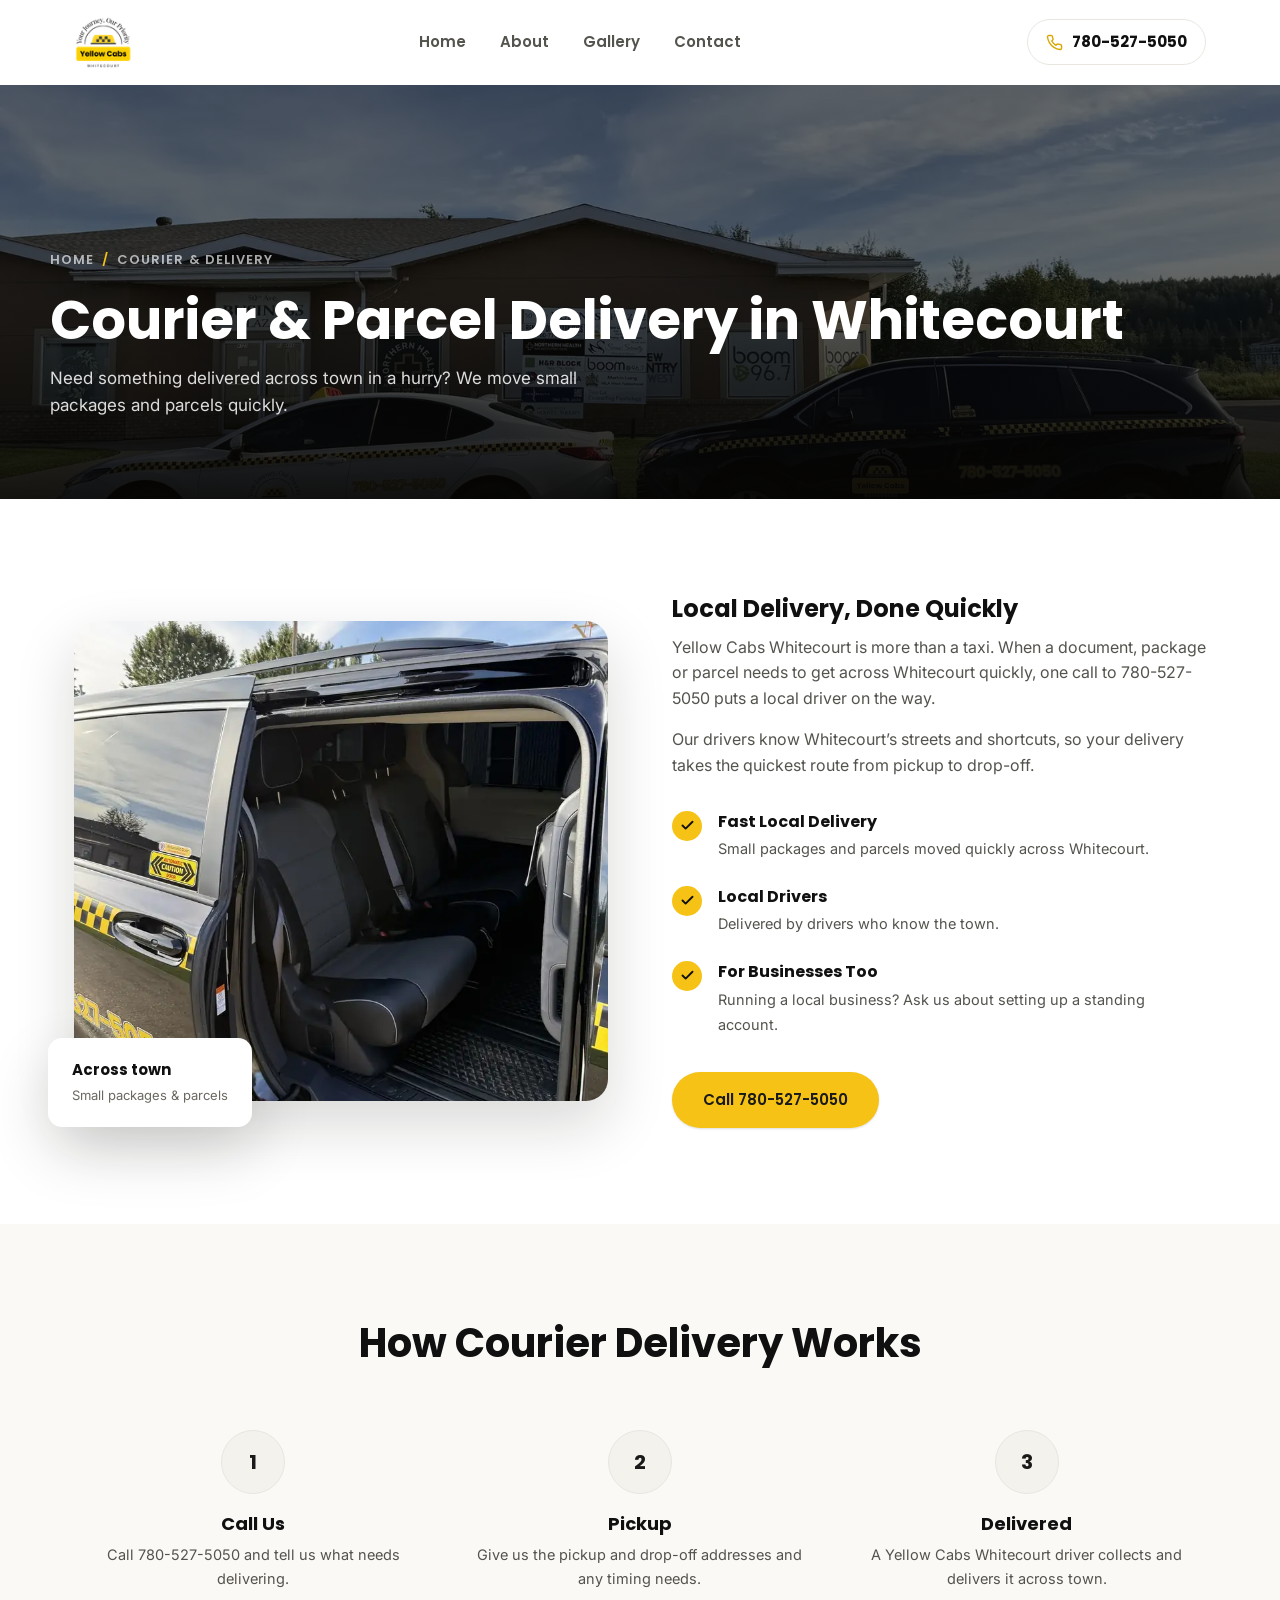
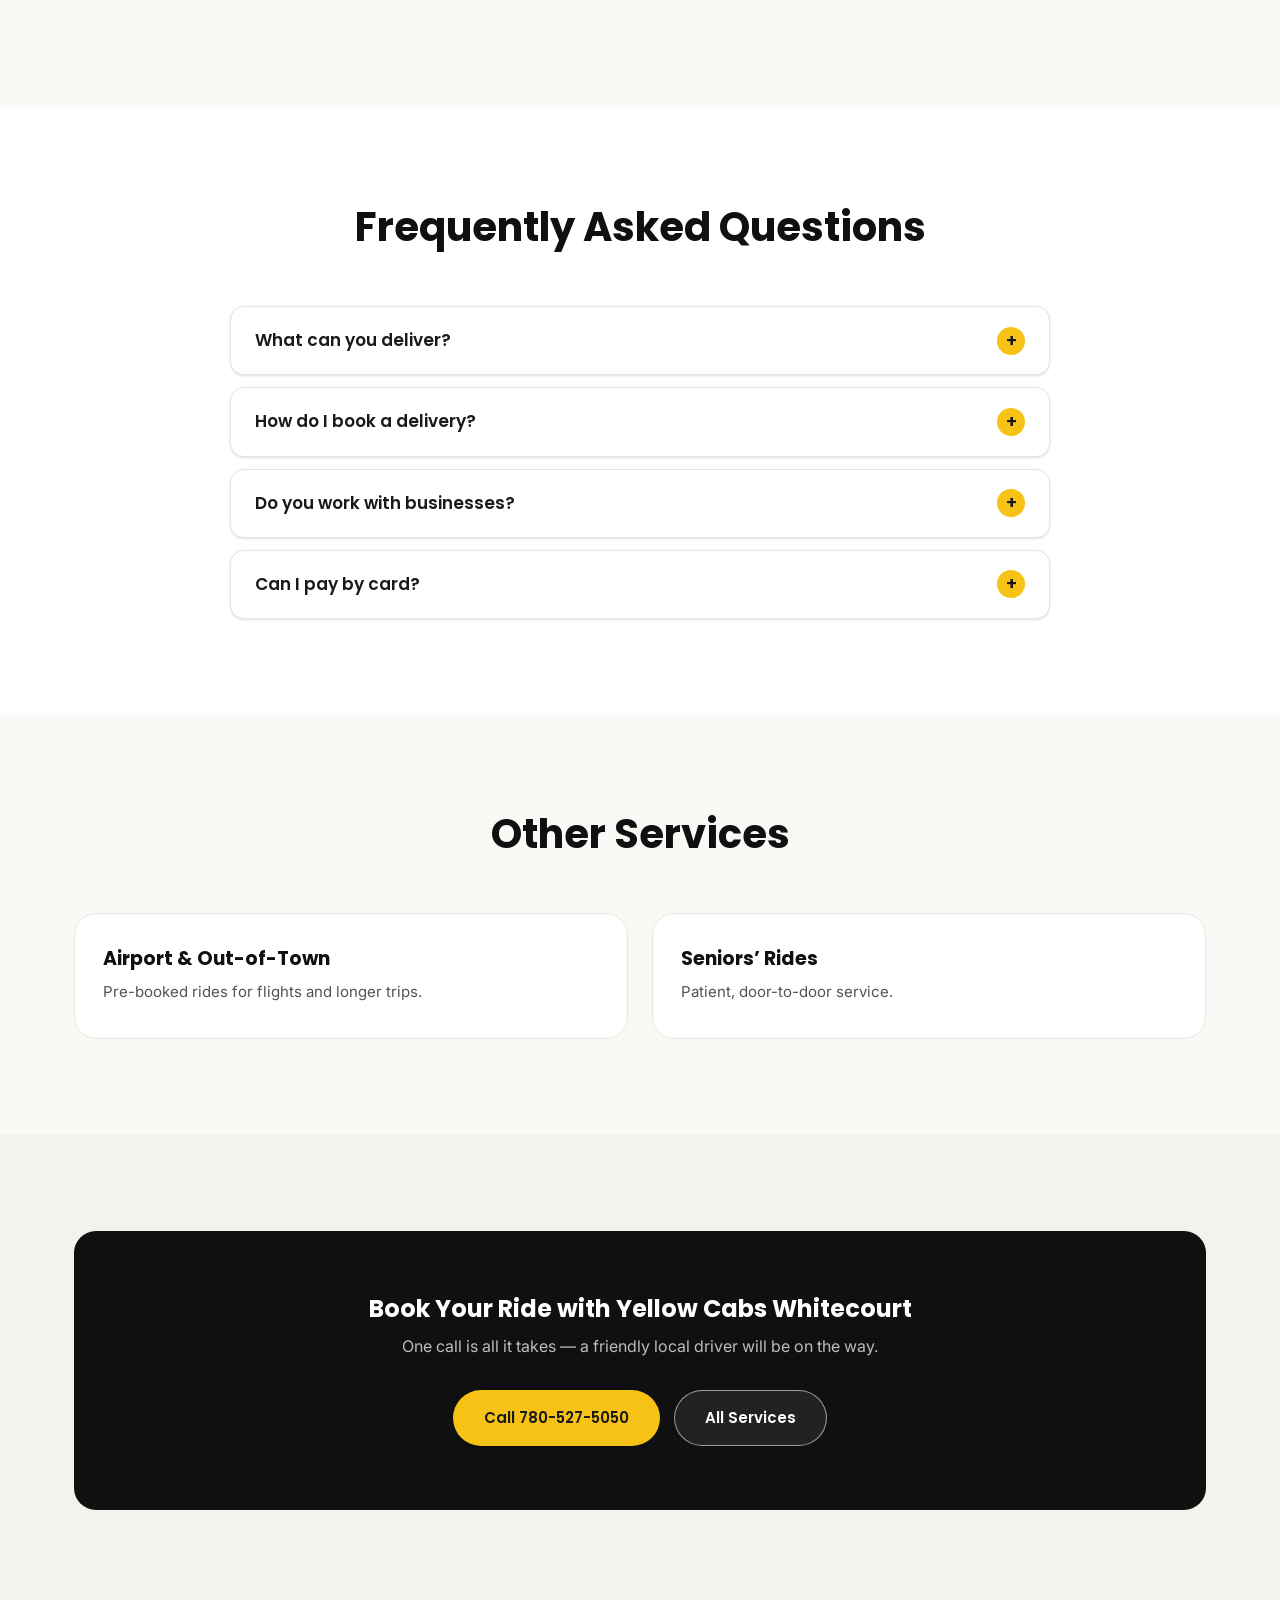
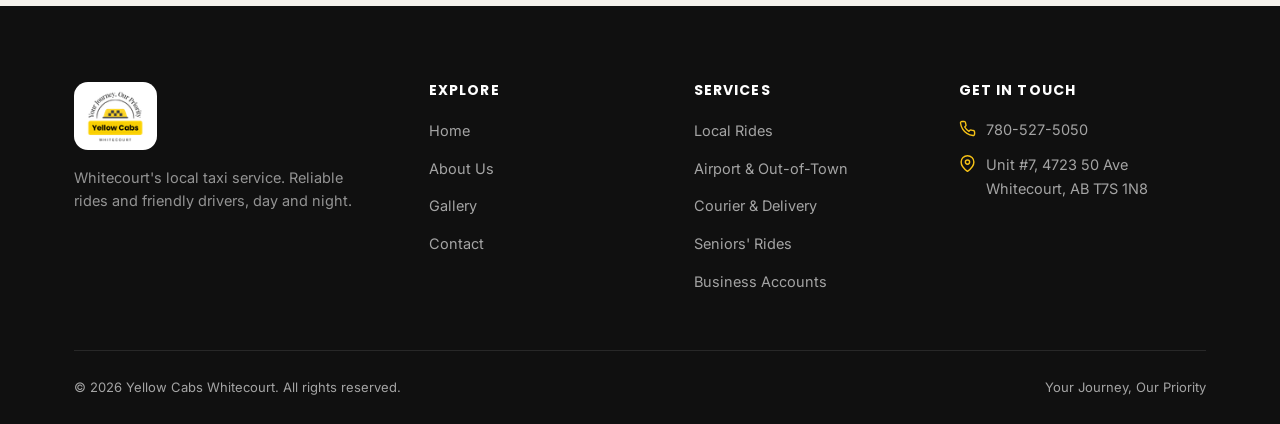
<file: courier-delivery.html>
<!DOCTYPE html>
<html lang="en">
<head>
<meta charset="UTF-8">
<meta name="viewport" content="width=device-width, initial-scale=1.0">
<!-- Google tag (GA4) -->
<script>
  window.dataLayer = window.dataLayer || [];
  function gtag(){dataLayer.push(arguments);}
  gtag('js', new Date());
  gtag('config', 'G-EYVP5B3NM8');
  window.addEventListener('load', function () {
    var s = document.createElement('script'); s.async = true;
    s.src = 'https://www.googletagmanager.com/gtag/js?id=G-EYVP5B3NM8';
    document.head.appendChild(s);
  });
  // Track taps on phone and email links
  document.addEventListener('click', function (e) {
    var a = e.target.closest('a[href^="tel:"], a[href^="mailto:"]');
    if (!a) return;
    gtag('event', a.getAttribute('href').indexOf('tel:') === 0 ? 'phone_click' : 'email_click',
         { link_url: a.getAttribute('href') });
  });
</script>
<title>Courier &amp; Parcel Delivery in Whitecourt | Yellow Cabs</title>
<meta name="description" content="Fast local courier and parcel delivery in Whitecourt, AB. Yellow Cabs Whitecourt moves small packages quickly across town. Call 780-527-5050.">
<link rel="canonical" href="https://yellowcabswhitecourt.com/courier-delivery.html">
<meta property="og:type" content="website">
<meta property="og:site_name" content="Yellow Cabs Whitecourt">
<meta property="og:locale" content="en_CA">
<meta property="og:title" content="Courier &amp; Parcel Delivery in Whitecourt | Yellow Cabs">
<meta property="og:description" content="Fast local courier and parcel delivery in Whitecourt, AB. Yellow Cabs Whitecourt moves small packages quickly across town. Call 780-527-5050.">
<meta property="og:url" content="https://yellowcabswhitecourt.com/courier-delivery.html">
<meta property="og:image" content="https://yellowcabswhitecourt.com/images/og-image.jpg">
<meta property="og:image:width" content="1200">
<meta property="og:image:height" content="630">
<meta property="og:image:alt" content="Yellow Cabs Whitecourt taxis parked in Whitecourt, Alberta">
<meta name="twitter:card" content="summary_large_image">
<meta name="twitter:title" content="Courier &amp; Parcel Delivery in Whitecourt | Yellow Cabs">
<meta name="twitter:description" content="Fast local courier and parcel delivery in Whitecourt, AB. Yellow Cabs Whitecourt moves small packages quickly across town. Call 780-527-5050.">
<meta name="twitter:image" content="https://yellowcabswhitecourt.com/images/og-image.jpg">
<link rel="icon" type="image/svg+xml" href="favicon.svg">
<link rel="preconnect" href="https://fonts.googleapis.com">
<link rel="preconnect" href="https://fonts.gstatic.com" crossorigin>
<link rel="preload" as="style" href="https://fonts.googleapis.com/css2?family=Poppins:wght@500;600;700;800&family=Inter:wght@400;500;600;700&display=swap" onload="this.onload=null;this.rel='stylesheet'">
<noscript><link rel="stylesheet" href="https://fonts.googleapis.com/css2?family=Poppins:wght@500;600;700;800&family=Inter:wght@400;500;600;700&display=swap"></noscript>
<link rel="stylesheet" href="css/style.css">
<script type="application/ld+json">
{
  "@context": "https://schema.org",
  "@type": "Service",
  "name": "Courier and parcel delivery",
  "serviceType": "Courier and parcel delivery",
  "description": "Fast local courier and parcel delivery in Whitecourt, AB. Yellow Cabs Whitecourt moves small packages quickly across town. Call 780-527-5050.",
  "url": "https://yellowcabswhitecourt.com/courier-delivery.html",
  "areaServed": {
    "@type": "City",
    "name": "Whitecourt"
  },
  "provider": {
    "@type": [
      "TaxiService",
      "LocalBusiness"
    ],
    "@id": "https://yellowcabswhitecourt.com/#business",
    "name": "Yellow Cabs Whitecourt",
    "telephone": "+1-780-527-5050",
    "url": "https://yellowcabswhitecourt.com/"
  }
}
</script>
<script type="application/ld+json">
{
  "@context": "https://schema.org",
  "@type": "BreadcrumbList",
  "itemListElement": [
    {
      "@type": "ListItem",
      "position": 1,
      "name": "Home",
      "item": "https://yellowcabswhitecourt.com/"
    },
    {
      "@type": "ListItem",
      "position": 2,
      "name": "Courier & Delivery",
      "item": "https://yellowcabswhitecourt.com/courier-delivery.html"
    }
  ]
}
</script>
<script type="application/ld+json">
{
  "@context": "https://schema.org",
  "@type": "FAQPage",
  "mainEntity": [
    {
      "@type": "Question",
      "name": "What can you deliver?",
      "acceptedAnswer": {
        "@type": "Answer",
        "text": "We move small packages and parcels across Whitecourt. Tell us what you are sending when you call and we will confirm."
      }
    },
    {
      "@type": "Question",
      "name": "How do I book a delivery?",
      "acceptedAnswer": {
        "@type": "Answer",
        "text": "Call 780-527-5050 with the pickup and drop-off addresses."
      }
    },
    {
      "@type": "Question",
      "name": "Do you work with businesses?",
      "acceptedAnswer": {
        "@type": "Answer",
        "text": "Yes. We provide reliable transportation for local businesses — ask us about setting up a standing account."
      }
    },
    {
      "@type": "Question",
      "name": "Can I pay by card?",
      "acceptedAnswer": {
        "@type": "Answer",
        "text": "Yes. We accept both cash and card."
      }
    }
  ]
}
</script>
</head>
<body>
<a class="skip-link" href="#main-content">Skip to main content</a>

<header class="site-header">
  <div class="container header-inner">
    <a href="/" class="brand">
      <img src="images/logo.webp" alt="Yellow Cabs Whitecourt" class="brand-logo" width="68" height="60">
    </a>

    <nav class="main-nav" id="mainNav">
      <ul>
        <li><a href="/">Home</a></li>
        <li><a href="about.html">About</a></li>
        <li><a href="gallery.html">Gallery</a></li>
        <li><a href="contact.html">Contact</a></li>
      </ul>
    </nav>

    <div class="header-actions">
      <a href="tel:7805275050" class="phone-pill" aria-label="Call Yellow Cabs Whitecourt at 780-527-5050">
        <svg aria-hidden="true" focusable="false" viewBox="0 0 24 24" fill="none" stroke="currentColor" stroke-width="2"><path d="M22 16.92v3a2 2 0 0 1-2.18 2 19.79 19.79 0 0 1-8.63-3.07 19.5 19.5 0 0 1-6-6 19.79 19.79 0 0 1-3.07-8.67A2 2 0 0 1 4.11 2h3a2 2 0 0 1 2 1.72c.127.96.361 1.903.7 2.81a2 2 0 0 1-.45 2.11L8.09 9.91a16 16 0 0 0 6 6l1.27-1.27a2 2 0 0 1 2.11-.45c.907.339 1.85.573 2.81.7A2 2 0 0 1 22 16.92z" stroke-linecap="round" stroke-linejoin="round"/></svg>
        <span>780-527-5050</span>
      </a>
      <button class="nav-toggle" id="navToggle" aria-label="Toggle menu" aria-expanded="false" aria-controls="mainNav">
        <span class="nav-toggle-icon"><span></span></span>
      </button>
    </div>
  </div>
</header>

<main id="main-content">
<section class="page-hero">
  <div class="hero-media">
    <img src="images/hero/contact-hero.webp" srcset="images/hero/contact-hero-800.webp 800w, images/hero/contact-hero.webp 1600w" sizes="100vw" alt="Yellow Cabs Whitecourt vehicle ready for a delivery" fetchpriority="high">
  </div>
  <div class="container hero-content">
    <div class="breadcrumb"><a href="/">Home</a> <span>/</span> Courier &amp; Delivery</div>
    <h1>Courier &amp; Parcel Delivery in Whitecourt</h1>
    <p>Need something delivered across town in a hurry? We move small packages and parcels quickly.</p>
  </div>
</section>

<section class="section">
  <div class="container">
    <div class="split">
      <div class="split-media">
        <img src="images/services/courier.webp" alt="Spacious rear of a Yellow Cabs Whitecourt van" loading="lazy" width="800" height="1067">
        <div class="float-card">
          <div><b>Across town</b><span>Small packages &amp; parcels</span></div>
        </div>
      </div>
      <div>
        <h2>Local Delivery, Done Quickly</h2>
        <p>Yellow Cabs Whitecourt is more than a taxi. When a document, package or parcel needs to get across Whitecourt quickly, one call to 780-527-5050 puts a local driver on the way.</p>
        <p>Our drivers know Whitecourt&rsquo;s streets and shortcuts, so your delivery takes the quickest route from pickup to drop-off.</p>
        <ul class="feature-list">
          <li>
            <span class="check"><svg aria-hidden="true" focusable="false" viewBox="0 0 24 24" fill="none" stroke="currentColor" stroke-width="3"><path d="M20 6L9 17l-5-5" stroke-linecap="round" stroke-linejoin="round"/></svg></span>
            <div><b>Fast Local Delivery</b><span>Small packages and parcels moved quickly across Whitecourt.</span></div>
          </li>
          <li>
            <span class="check"><svg aria-hidden="true" focusable="false" viewBox="0 0 24 24" fill="none" stroke="currentColor" stroke-width="3"><path d="M20 6L9 17l-5-5" stroke-linecap="round" stroke-linejoin="round"/></svg></span>
            <div><b>Local Drivers</b><span>Delivered by drivers who know the town.</span></div>
          </li>
          <li>
            <span class="check"><svg aria-hidden="true" focusable="false" viewBox="0 0 24 24" fill="none" stroke="currentColor" stroke-width="3"><path d="M20 6L9 17l-5-5" stroke-linecap="round" stroke-linejoin="round"/></svg></span>
            <div><b>For Businesses Too</b><span>Running a local business? Ask us about setting up a standing account.</span></div>
          </li>
        </ul>
        <a href="tel:7805275050" class="btn btn-primary">Call 780-527-5050</a>
      </div>
    </div>
  </div>
</section>

<section class="section section--soft">
  <div class="container">
    <div class="section-head center">
      <h2>How Courier Delivery Works</h2>
    </div>
    <div class="grid grid-3">
      <div class="value-card">
        <div class="value-icon"><span class="step-num">1</span></div>
        <h3>Call Us</h3>
        <p>Call 780-527-5050 and tell us what needs delivering.</p>
      </div>
      <div class="value-card">
        <div class="value-icon"><span class="step-num">2</span></div>
        <h3>Pickup</h3>
        <p>Give us the pickup and drop-off addresses and any timing needs.</p>
      </div>
      <div class="value-card">
        <div class="value-icon"><span class="step-num">3</span></div>
        <h3>Delivered</h3>
        <p>A Yellow Cabs Whitecourt driver collects and delivers it across town.</p>
      </div>
    </div>
  </div>
</section>

<section class="section">
  <div class="container">
    <div class="section-head center">
      <h2>Frequently Asked Questions</h2>
    </div>
    <div class="faq-list">
      <details class="faq-item">
        <summary>What can you deliver?</summary>
        <p>We move small packages and parcels across Whitecourt. Tell us what you are sending when you call and we will confirm.</p>
      </details>
      <details class="faq-item">
        <summary>How do I book a delivery?</summary>
        <p>Call 780-527-5050 with the pickup and drop-off addresses.</p>
      </details>
      <details class="faq-item">
        <summary>Do you work with businesses?</summary>
        <p>Yes. We provide reliable transportation for local businesses &mdash; ask us about setting up a standing account.</p>
      </details>
      <details class="faq-item">
        <summary>Can I pay by card?</summary>
        <p>Yes. We accept both cash and card.</p>
      </details>
    </div>
  </div>
</section>

<section class="section section--soft">
  <div class="container">
    <div class="section-head center">
      <h2>Other Services</h2>
    </div>
    <div class="grid grid-2">
      <a class="service-card service-card--link" href="airport-taxi.html">
        <h3>Airport &amp; Out-of-Town</h3>
        <p>Pre-booked rides for flights and longer trips.</p>
      </a>
      <a class="service-card service-card--link" href="seniors-rides.html">
        <h3>Seniors&rsquo; Rides</h3>
        <p>Patient, door-to-door service.</p>
      </a>
    </div>
  </div>
</section>

<section class="section section--alt">
  <div class="container">
    <div class="cta-dark">
      <h2>Book Your Ride with Yellow Cabs Whitecourt</h2>
      <p>One call is all it takes &mdash; a friendly local driver will be on the way.</p>
      <div class="actions">
        <a href="tel:7805275050" class="btn btn-primary">Call 780-527-5050</a>
        <a href="/#services" class="btn btn-outline-light">All Services</a>
      </div>
    </div>
  </div>
</section>

</main>

<footer class="site-footer">
  <div class="container">
    <div class="footer-top">
      <div class="footer-brand">
        <a href="/" class="brand">
          <span class="brand-logo-plate"><img src="images/logo.webp" alt="Yellow Cabs Whitecourt" class="brand-logo" width="68" height="60"></span>
        </a>
        <p>Whitecourt's local taxi service. Reliable rides and friendly drivers, day and night.</p>
      </div>
      <div class="footer-col">
        <h2 class="footer-title">Explore</h2>
        <ul>
          <li><a href="/">Home</a></li>
          <li><a href="about.html">About Us</a></li>
          <li><a href="gallery.html">Gallery</a></li>
          <li><a href="contact.html">Contact</a></li>
        </ul>
      </div>
      <div class="footer-col">
        <h2 class="footer-title">Services</h2>
        <ul>
          <li><a href="/#services">Local Rides</a></li>
          <li><a href="airport-taxi.html">Airport &amp; Out-of-Town</a></li>
          <li><a href="courier-delivery.html">Courier &amp; Delivery</a></li>
          <li><a href="seniors-rides.html">Seniors' Rides</a></li>
          <li><a href="/#services">Business Accounts</a></li>
        </ul>
      </div>
      <div class="footer-col">
        <h2 class="footer-title">Get in Touch</h2>
        <ul>
          <li class="contact-line">
            <svg aria-hidden="true" focusable="false" viewBox="0 0 24 24" fill="none" stroke="currentColor" stroke-width="2"><path d="M22 16.92v3a2 2 0 0 1-2.18 2 19.79 19.79 0 0 1-8.63-3.07 19.5 19.5 0 0 1-6-6 19.79 19.79 0 0 1-3.07-8.67A2 2 0 0 1 4.11 2h3a2 2 0 0 1 2 1.72c.127.96.361 1.903.7 2.81a2 2 0 0 1-.45 2.11L8.09 9.91a16 16 0 0 0 6 6l1.27-1.27a2 2 0 0 1 2.11-.45c.907.339 1.85.573 2.81.7A2 2 0 0 1 22 16.92z" stroke-linecap="round" stroke-linejoin="round"/></svg>
            <a href="tel:7805275050">780-527-5050</a>
          </li>
          <li class="contact-line">
            <svg aria-hidden="true" focusable="false" viewBox="0 0 24 24" fill="none" stroke="currentColor" stroke-width="2"><path d="M21 10c0 7-9 13-9 13s-9-6-9-13a9 9 0 0 1 18 0z"/><circle cx="12" cy="10" r="3"/></svg>
            <span>Unit #7, 4723 50 Ave<br>Whitecourt, AB T7S 1N8</span>
          </li>
        </ul>
      </div>
    </div>
    <div class="footer-bottom">
      <span>&copy; <span id="year"></span> Yellow Cabs Whitecourt. All rights reserved.</span>
      <span>Your Journey, Our Priority</span>
    </div>
  </div>
</footer>

<script>document.getElementById('year').textContent = new Date().getFullYear();</script>
<script src="js/main.js" defer></script>
</body>
</html>
</file>
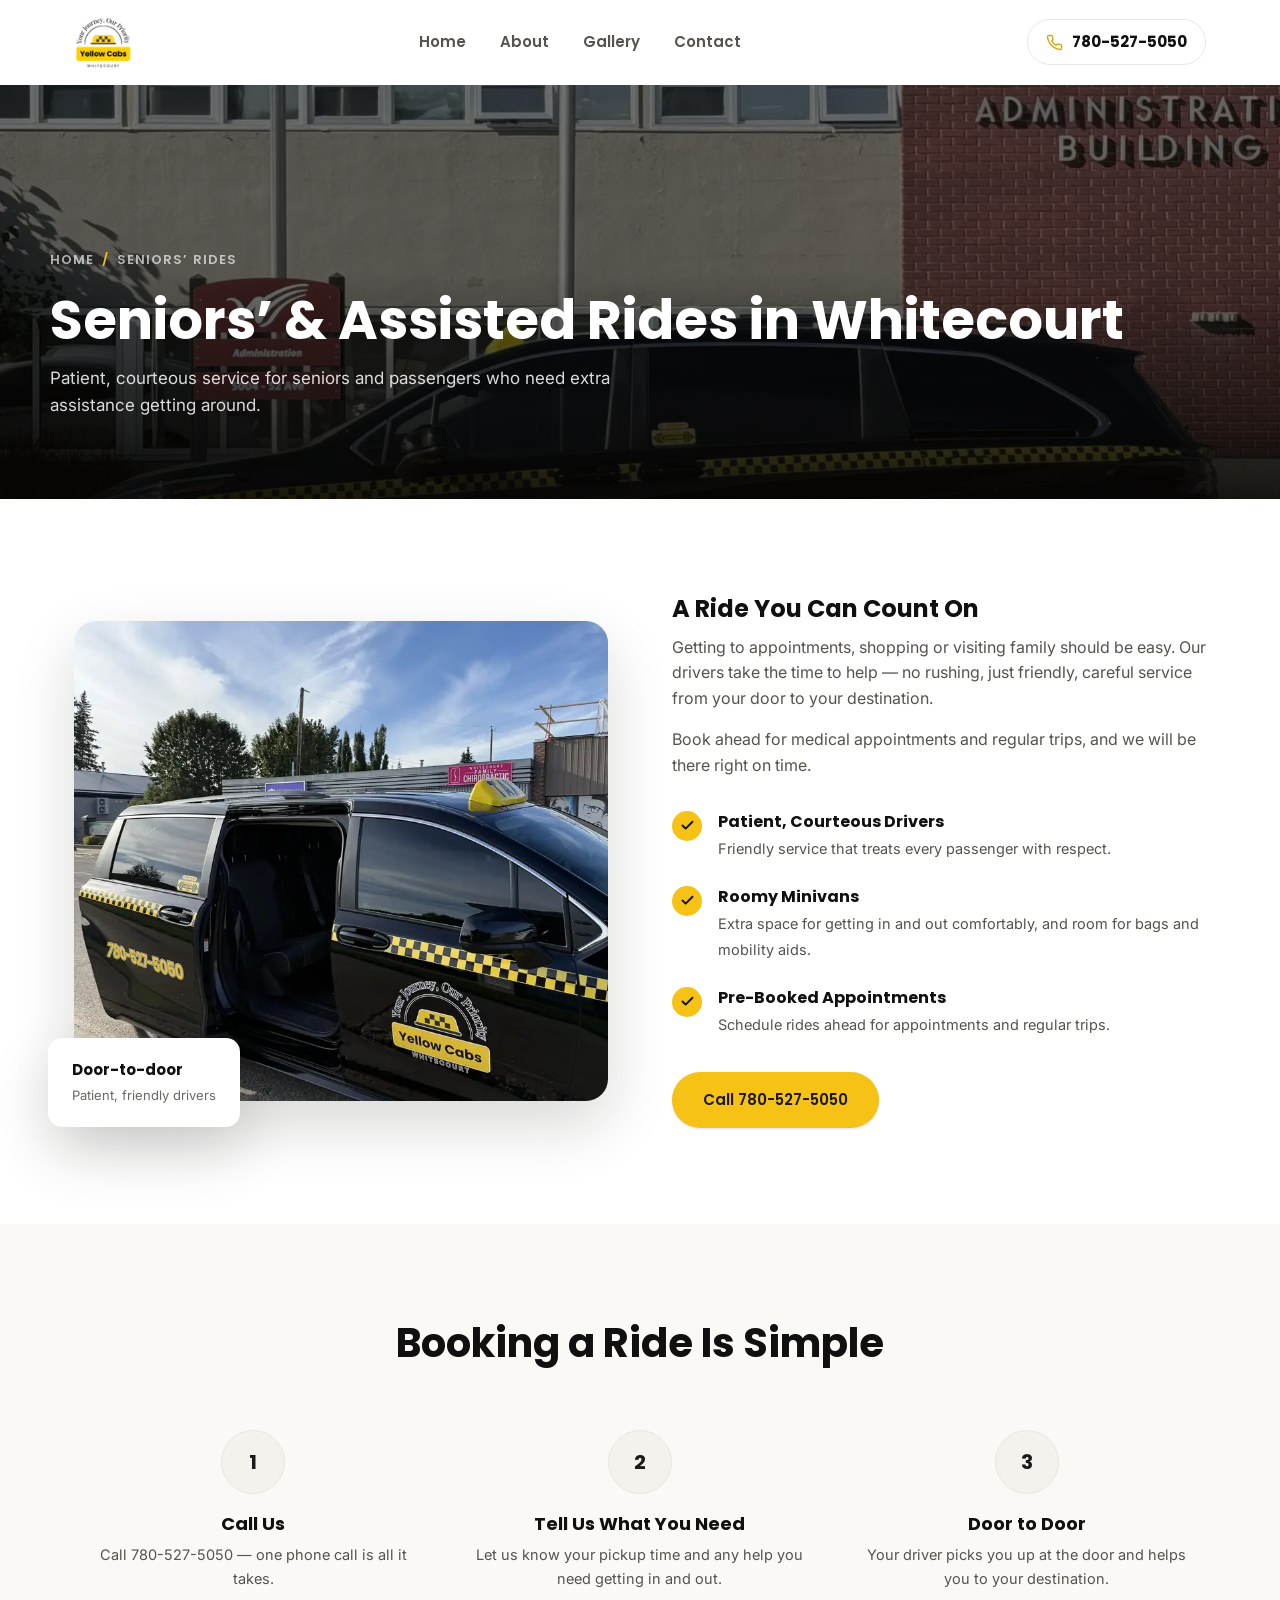
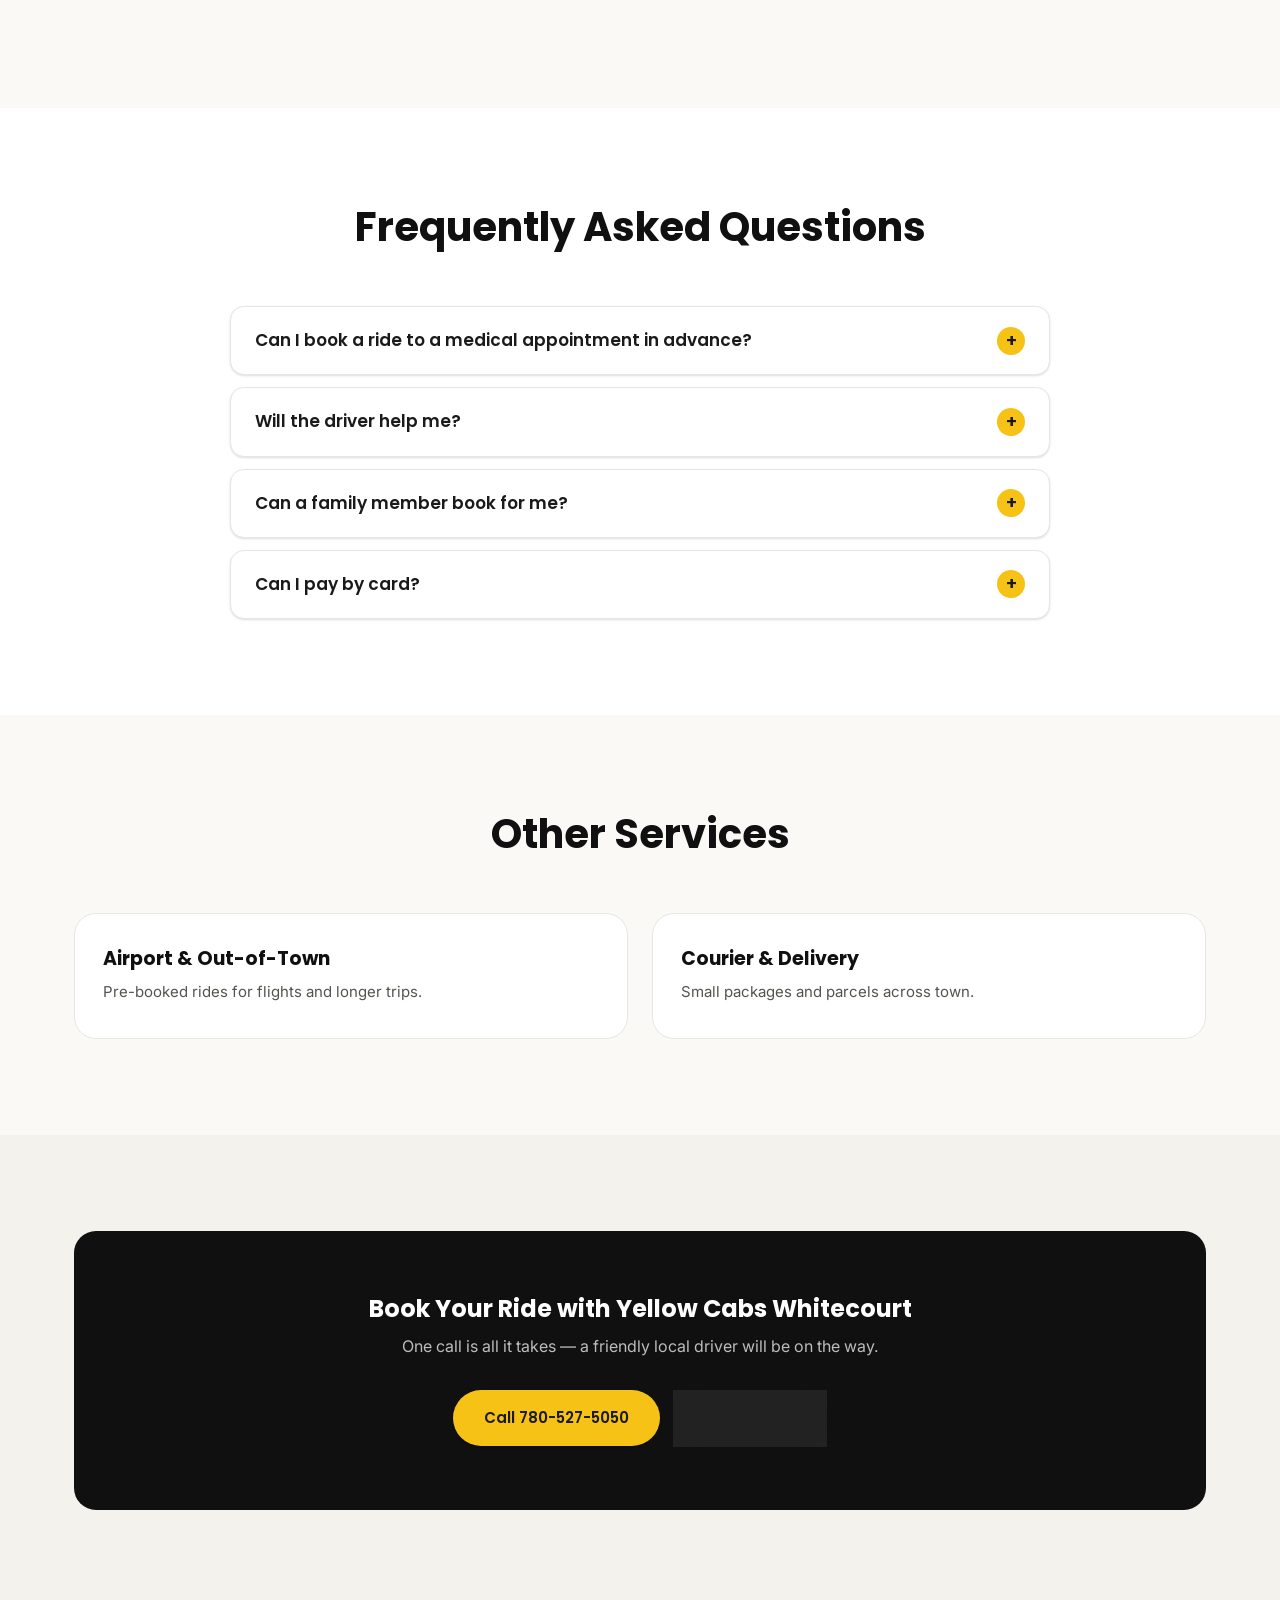
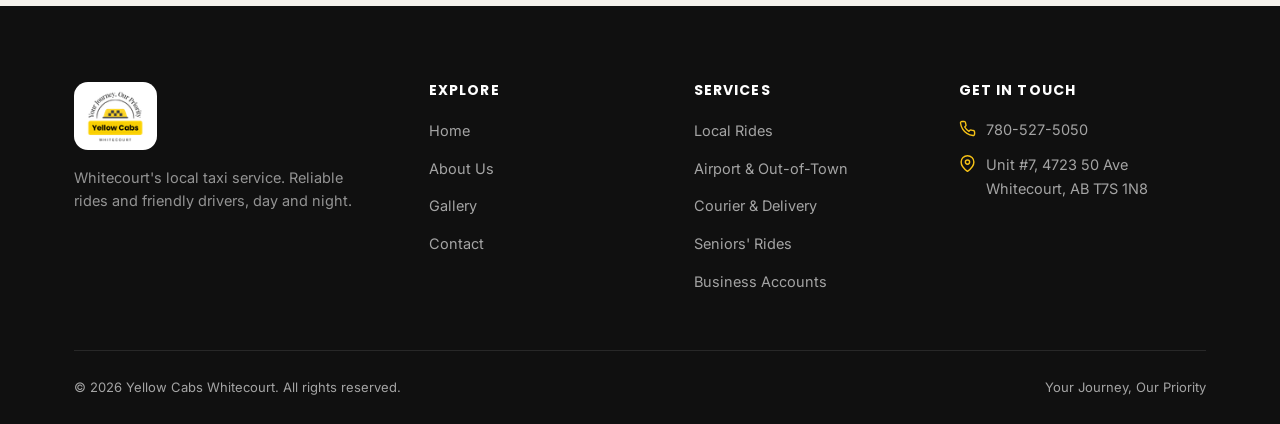
<file: seniors-rides.html>
<!DOCTYPE html>
<html lang="en">
<head>
<meta charset="UTF-8">
<meta name="viewport" content="width=device-width, initial-scale=1.0">
<!-- Google tag (GA4) -->
<script>
  window.dataLayer = window.dataLayer || [];
  function gtag(){dataLayer.push(arguments);}
  gtag('js', new Date());
  gtag('config', 'G-EYVP5B3NM8');
  window.addEventListener('load', function () {
    var s = document.createElement('script'); s.async = true;
    s.src = 'https://www.googletagmanager.com/gtag/js?id=G-EYVP5B3NM8';
    document.head.appendChild(s);
  });
  // Track taps on phone and email links
  document.addEventListener('click', function (e) {
    var a = e.target.closest('a[href^="tel:"], a[href^="mailto:"]');
    if (!a) return;
    gtag('event', a.getAttribute('href').indexOf('tel:') === 0 ? 'phone_click' : 'email_click',
         { link_url: a.getAttribute('href') });
  });
</script>
<title>Seniors&rsquo; &amp; Assisted Taxi Rides in Whitecourt | Yellow Cabs</title>
<meta name="description" content="Patient, courteous taxi rides for seniors and passengers who need extra help in Whitecourt, AB. Pre-book rides to appointments. Call 780-527-5050.">
<link rel="canonical" href="https://yellowcabswhitecourt.com/seniors-rides.html">
<meta property="og:type" content="website">
<meta property="og:site_name" content="Yellow Cabs Whitecourt">
<meta property="og:locale" content="en_CA">
<meta property="og:title" content="Seniors&rsquo; &amp; Assisted Taxi Rides in Whitecourt | Yellow Cabs">
<meta property="og:description" content="Patient, courteous taxi rides for seniors and passengers who need extra help in Whitecourt, AB. Pre-book rides to appointments. Call 780-527-5050.">
<meta property="og:url" content="https://yellowcabswhitecourt.com/seniors-rides.html">
<meta property="og:image" content="https://yellowcabswhitecourt.com/images/og-image.jpg">
<meta property="og:image:width" content="1200">
<meta property="og:image:height" content="630">
<meta property="og:image:alt" content="Yellow Cabs Whitecourt taxis parked in Whitecourt, Alberta">
<meta name="twitter:card" content="summary_large_image">
<meta name="twitter:title" content="Seniors&rsquo; &amp; Assisted Taxi Rides in Whitecourt | Yellow Cabs">
<meta name="twitter:description" content="Patient, courteous taxi rides for seniors and passengers who need extra help in Whitecourt, AB. Pre-book rides to appointments. Call 780-527-5050.">
<meta name="twitter:image" content="https://yellowcabswhitecourt.com/images/og-image.jpg">
<link rel="icon" type="image/svg+xml" href="favicon.svg">
<link rel="preconnect" href="https://fonts.googleapis.com">
<link rel="preconnect" href="https://fonts.gstatic.com" crossorigin>
<link rel="preload" as="style" href="https://fonts.googleapis.com/css2?family=Poppins:wght@500;600;700;800&family=Inter:wght@400;500;600;700&display=swap" onload="this.onload=null;this.rel='stylesheet'">
<noscript><link rel="stylesheet" href="https://fonts.googleapis.com/css2?family=Poppins:wght@500;600;700;800&family=Inter:wght@400;500;600;700&display=swap"></noscript>
<link rel="stylesheet" href="css/style.css">
<script type="application/ld+json">
{
  "@context": "https://schema.org",
  "@type": "Service",
  "name": "Seniors and assisted taxi rides",
  "serviceType": "Seniors and assisted taxi rides",
  "description": "Patient, courteous taxi rides for seniors and passengers who need extra help in Whitecourt, AB. Pre-book rides to appointments. Call 780-527-5050.",
  "url": "https://yellowcabswhitecourt.com/seniors-rides.html",
  "areaServed": {
    "@type": "City",
    "name": "Whitecourt"
  },
  "provider": {
    "@type": [
      "TaxiService",
      "LocalBusiness"
    ],
    "@id": "https://yellowcabswhitecourt.com/#business",
    "name": "Yellow Cabs Whitecourt",
    "telephone": "+1-780-527-5050",
    "url": "https://yellowcabswhitecourt.com/"
  }
}
</script>
<script type="application/ld+json">
{
  "@context": "https://schema.org",
  "@type": "BreadcrumbList",
  "itemListElement": [
    {
      "@type": "ListItem",
      "position": 1,
      "name": "Home",
      "item": "https://yellowcabswhitecourt.com/"
    },
    {
      "@type": "ListItem",
      "position": 2,
      "name": "Seniors’ Rides",
      "item": "https://yellowcabswhitecourt.com/seniors-rides.html"
    }
  ]
}
</script>
<script type="application/ld+json">
{
  "@context": "https://schema.org",
  "@type": "FAQPage",
  "mainEntity": [
    {
      "@type": "Question",
      "name": "Can I book a ride to a medical appointment in advance?",
      "acceptedAnswer": {
        "@type": "Answer",
        "text": "Yes. We offer scheduled and pre-booked rides. Call ahead and we will be there on time."
      }
    },
    {
      "@type": "Question",
      "name": "Will the driver help me?",
      "acceptedAnswer": {
        "@type": "Answer",
        "text": "Yes. Our drivers offer patient, courteous service for seniors and passengers who need extra help getting around."
      }
    },
    {
      "@type": "Question",
      "name": "Can a family member book for me?",
      "acceptedAnswer": {
        "@type": "Answer",
        "text": "Yes. Anyone can call 780-527-5050 to book a ride for you."
      }
    },
    {
      "@type": "Question",
      "name": "Can I pay by card?",
      "acceptedAnswer": {
        "@type": "Answer",
        "text": "Yes. We accept both cash and card."
      }
    }
  ]
}
</script>
</head>
<body>
<a class="skip-link" href="#main-content">Skip to main content</a>

<header class="site-header">
  <div class="container header-inner">
    <a href="/" class="brand">
      <img src="images/logo.webp" alt="Yellow Cabs Whitecourt" class="brand-logo" width="68" height="60">
    </a>

    <nav class="main-nav" id="mainNav">
      <ul>
        <li><a href="/">Home</a></li>
        <li><a href="about.html">About</a></li>
        <li><a href="gallery.html">Gallery</a></li>
        <li><a href="contact.html">Contact</a></li>
      </ul>
    </nav>

    <div class="header-actions">
      <a href="tel:7805275050" class="phone-pill" aria-label="Call Yellow Cabs Whitecourt at 780-527-5050">
        <svg aria-hidden="true" focusable="false" viewBox="0 0 24 24" fill="none" stroke="currentColor" stroke-width="2"><path d="M22 16.92v3a2 2 0 0 1-2.18 2 19.79 19.79 0 0 1-8.63-3.07 19.5 19.5 0 0 1-6-6 19.79 19.79 0 0 1-3.07-8.67A2 2 0 0 1 4.11 2h3a2 2 0 0 1 2 1.72c.127.96.361 1.903.7 2.81a2 2 0 0 1-.45 2.11L8.09 9.91a16 16 0 0 0 6 6l1.27-1.27a2 2 0 0 1 2.11-.45c.907.339 1.85.573 2.81.7A2 2 0 0 1 22 16.92z" stroke-linecap="round" stroke-linejoin="round"/></svg>
        <span>780-527-5050</span>
      </a>
      <button class="nav-toggle" id="navToggle" aria-label="Toggle menu" aria-expanded="false" aria-controls="mainNav">
        <span class="nav-toggle-icon"><span></span></span>
      </button>
    </div>
  </div>
</header>

<main id="main-content">
<section class="page-hero">
  <div class="hero-media">
    <img src="images/hero/about-story.webp" srcset="images/hero/about-story-800.webp 800w, images/hero/about-story.webp 1600w" sizes="100vw" alt="Yellow Cabs Whitecourt taxis outside the Town of Whitecourt Administration Building" fetchpriority="high">
  </div>
  <div class="container hero-content">
    <div class="breadcrumb"><a href="/">Home</a> <span>/</span> Seniors&rsquo; Rides</div>
    <h1>Seniors&rsquo; &amp; Assisted Rides in Whitecourt</h1>
    <p>Patient, courteous service for seniors and passengers who need extra assistance getting around.</p>
  </div>
</section>

<section class="section">
  <div class="container">
    <div class="split">
      <div class="split-media">
        <img src="images/services/seniors.webp" alt="Yellow Cabs Whitecourt van with its sliding door open for a passenger" loading="lazy" width="800" height="1067">
        <div class="float-card">
          <div><b>Door-to-door</b><span>Patient, friendly drivers</span></div>
        </div>
      </div>
      <div>
        <h2>A Ride You Can Count On</h2>
        <p>Getting to appointments, shopping or visiting family should be easy. Our drivers take the time to help &mdash; no rushing, just friendly, careful service from your door to your destination.</p>
        <p>Book ahead for medical appointments and regular trips, and we will be there right on time.</p>
        <ul class="feature-list">
          <li>
            <span class="check"><svg aria-hidden="true" focusable="false" viewBox="0 0 24 24" fill="none" stroke="currentColor" stroke-width="3"><path d="M20 6L9 17l-5-5" stroke-linecap="round" stroke-linejoin="round"/></svg></span>
            <div><b>Patient, Courteous Drivers</b><span>Friendly service that treats every passenger with respect.</span></div>
          </li>
          <li>
            <span class="check"><svg aria-hidden="true" focusable="false" viewBox="0 0 24 24" fill="none" stroke="currentColor" stroke-width="3"><path d="M20 6L9 17l-5-5" stroke-linecap="round" stroke-linejoin="round"/></svg></span>
            <div><b>Roomy Minivans</b><span>Extra space for getting in and out comfortably, and room for bags and mobility aids.</span></div>
          </li>
          <li>
            <span class="check"><svg aria-hidden="true" focusable="false" viewBox="0 0 24 24" fill="none" stroke="currentColor" stroke-width="3"><path d="M20 6L9 17l-5-5" stroke-linecap="round" stroke-linejoin="round"/></svg></span>
            <div><b>Pre-Booked Appointments</b><span>Schedule rides ahead for appointments and regular trips.</span></div>
          </li>
        </ul>
        <a href="tel:7805275050" class="btn btn-primary">Call 780-527-5050</a>
      </div>
    </div>
  </div>
</section>

<section class="section section--soft">
  <div class="container">
    <div class="section-head center">
      <h2>Booking a Ride Is Simple</h2>
    </div>
    <div class="grid grid-3">
      <div class="value-card">
        <div class="value-icon"><span class="step-num">1</span></div>
        <h3>Call Us</h3>
        <p>Call 780-527-5050 &mdash; one phone call is all it takes.</p>
      </div>
      <div class="value-card">
        <div class="value-icon"><span class="step-num">2</span></div>
        <h3>Tell Us What You Need</h3>
        <p>Let us know your pickup time and any help you need getting in and out.</p>
      </div>
      <div class="value-card">
        <div class="value-icon"><span class="step-num">3</span></div>
        <h3>Door to Door</h3>
        <p>Your driver picks you up at the door and helps you to your destination.</p>
      </div>
    </div>
  </div>
</section>

<section class="section">
  <div class="container">
    <div class="section-head center">
      <h2>Frequently Asked Questions</h2>
    </div>
    <div class="faq-list">
      <details class="faq-item">
        <summary>Can I book a ride to a medical appointment in advance?</summary>
        <p>Yes. We offer scheduled and pre-booked rides. Call ahead and we will be there on time.</p>
      </details>
      <details class="faq-item">
        <summary>Will the driver help me?</summary>
        <p>Yes. Our drivers offer patient, courteous service for seniors and passengers who need extra help getting around.</p>
      </details>
      <details class="faq-item">
        <summary>Can a family member book for me?</summary>
        <p>Yes. Anyone can call 780-527-5050 to book a ride for you.</p>
      </details>
      <details class="faq-item">
        <summary>Can I pay by card?</summary>
        <p>Yes. We accept both cash and card.</p>
      </details>
    </div>
  </div>
</section>

<section class="section section--soft">
  <div class="container">
    <div class="section-head center">
      <h2>Other Services</h2>
    </div>
    <div class="grid grid-2">
      <a class="service-card service-card--link" href="airport-taxi.html">
        <h3>Airport &amp; Out-of-Town</h3>
        <p>Pre-booked rides for flights and longer trips.</p>
      </a>
      <a class="service-card service-card--link" href="courier-delivery.html">
        <h3>Courier &amp; Delivery</h3>
        <p>Small packages and parcels across town.</p>
      </a>
    </div>
  </div>
</section>

<section class="section section--alt">
  <div class="container">
    <div class="cta-dark">
      <h2>Book Your Ride with Yellow Cabs Whitecourt</h2>
      <p>One call is all it takes &mdash; a friendly local driver will be on the way.</p>
      <div class="actions">
        <a href="tel:7805275050" class="btn btn-primary">Call 780-527-5050</a>
        <a href="/#services" class="btn btn-outline-light">All Services</a>
      </div>
    </div>
  </div>
</section>

</main>

<footer class="site-footer">
  <div class="container">
    <div class="footer-top">
      <div class="footer-brand">
        <a href="/" class="brand">
          <span class="brand-logo-plate"><img src="images/logo.webp" alt="Yellow Cabs Whitecourt" class="brand-logo" width="68" height="60"></span>
        </a>
        <p>Whitecourt's local taxi service. Reliable rides and friendly drivers, day and night.</p>
      </div>
      <div class="footer-col">
        <h2 class="footer-title">Explore</h2>
        <ul>
          <li><a href="/">Home</a></li>
          <li><a href="about.html">About Us</a></li>
          <li><a href="gallery.html">Gallery</a></li>
          <li><a href="contact.html">Contact</a></li>
        </ul>
      </div>
      <div class="footer-col">
        <h2 class="footer-title">Services</h2>
        <ul>
          <li><a href="/#services">Local Rides</a></li>
          <li><a href="airport-taxi.html">Airport &amp; Out-of-Town</a></li>
          <li><a href="courier-delivery.html">Courier &amp; Delivery</a></li>
          <li><a href="seniors-rides.html">Seniors' Rides</a></li>
          <li><a href="/#services">Business Accounts</a></li>
        </ul>
      </div>
      <div class="footer-col">
        <h2 class="footer-title">Get in Touch</h2>
        <ul>
          <li class="contact-line">
            <svg aria-hidden="true" focusable="false" viewBox="0 0 24 24" fill="none" stroke="currentColor" stroke-width="2"><path d="M22 16.92v3a2 2 0 0 1-2.18 2 19.79 19.79 0 0 1-8.63-3.07 19.5 19.5 0 0 1-6-6 19.79 19.79 0 0 1-3.07-8.67A2 2 0 0 1 4.11 2h3a2 2 0 0 1 2 1.72c.127.96.361 1.903.7 2.81a2 2 0 0 1-.45 2.11L8.09 9.91a16 16 0 0 0 6 6l1.27-1.27a2 2 0 0 1 2.11-.45c.907.339 1.85.573 2.81.7A2 2 0 0 1 22 16.92z" stroke-linecap="round" stroke-linejoin="round"/></svg>
            <a href="tel:7805275050">780-527-5050</a>
          </li>
          <li class="contact-line">
            <svg aria-hidden="true" focusable="false" viewBox="0 0 24 24" fill="none" stroke="currentColor" stroke-width="2"><path d="M21 10c0 7-9 13-9 13s-9-6-9-13a9 9 0 0 1 18 0z"/><circle cx="12" cy="10" r="3"/></svg>
            <span>Unit #7, 4723 50 Ave<br>Whitecourt, AB T7S 1N8</span>
          </li>
        </ul>
      </div>
    </div>
    <div class="footer-bottom">
      <span>&copy; <span id="year"></span> Yellow Cabs Whitecourt. All rights reserved.</span>
      <span>Your Journey, Our Priority</span>
    </div>
  </div>
</footer>

<script>document.getElementById('year').textContent = new Date().getFullYear();</script>
<script src="js/main.js" defer></script>
</body>
</html>
</file>
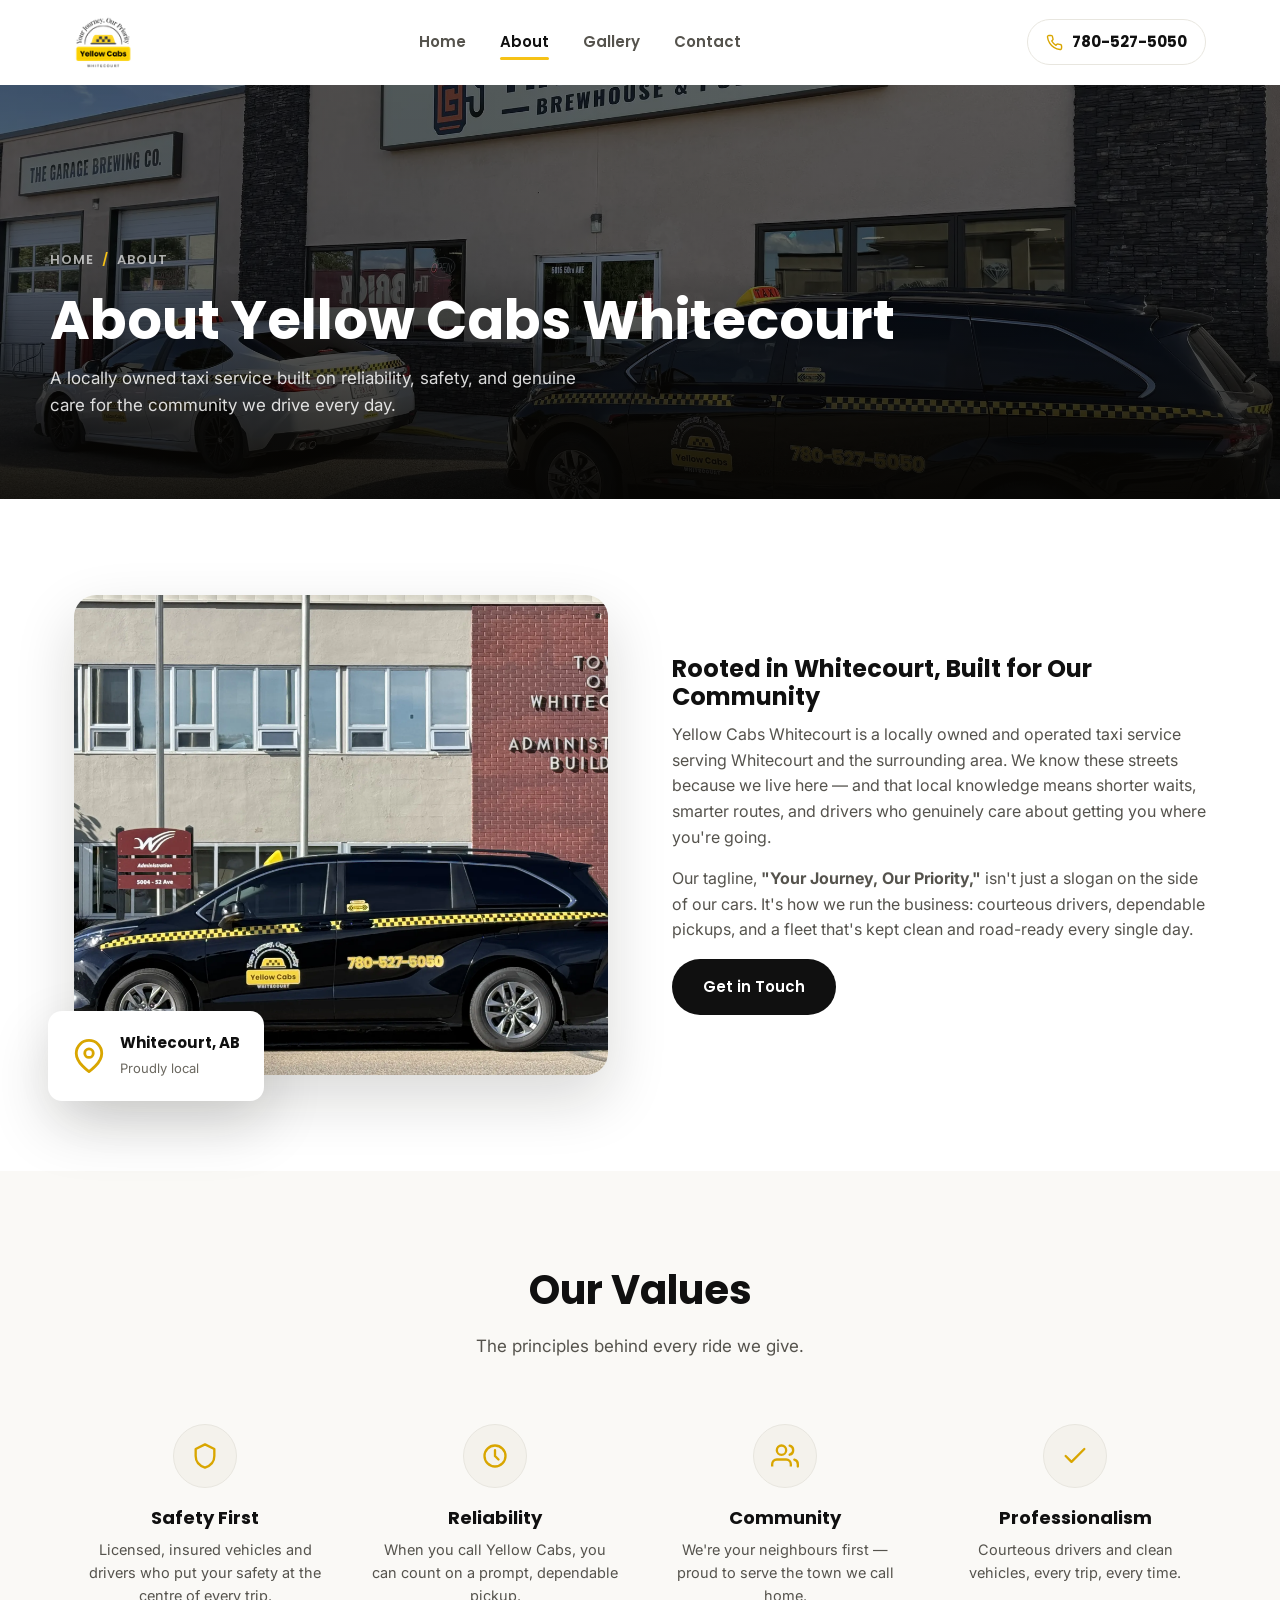
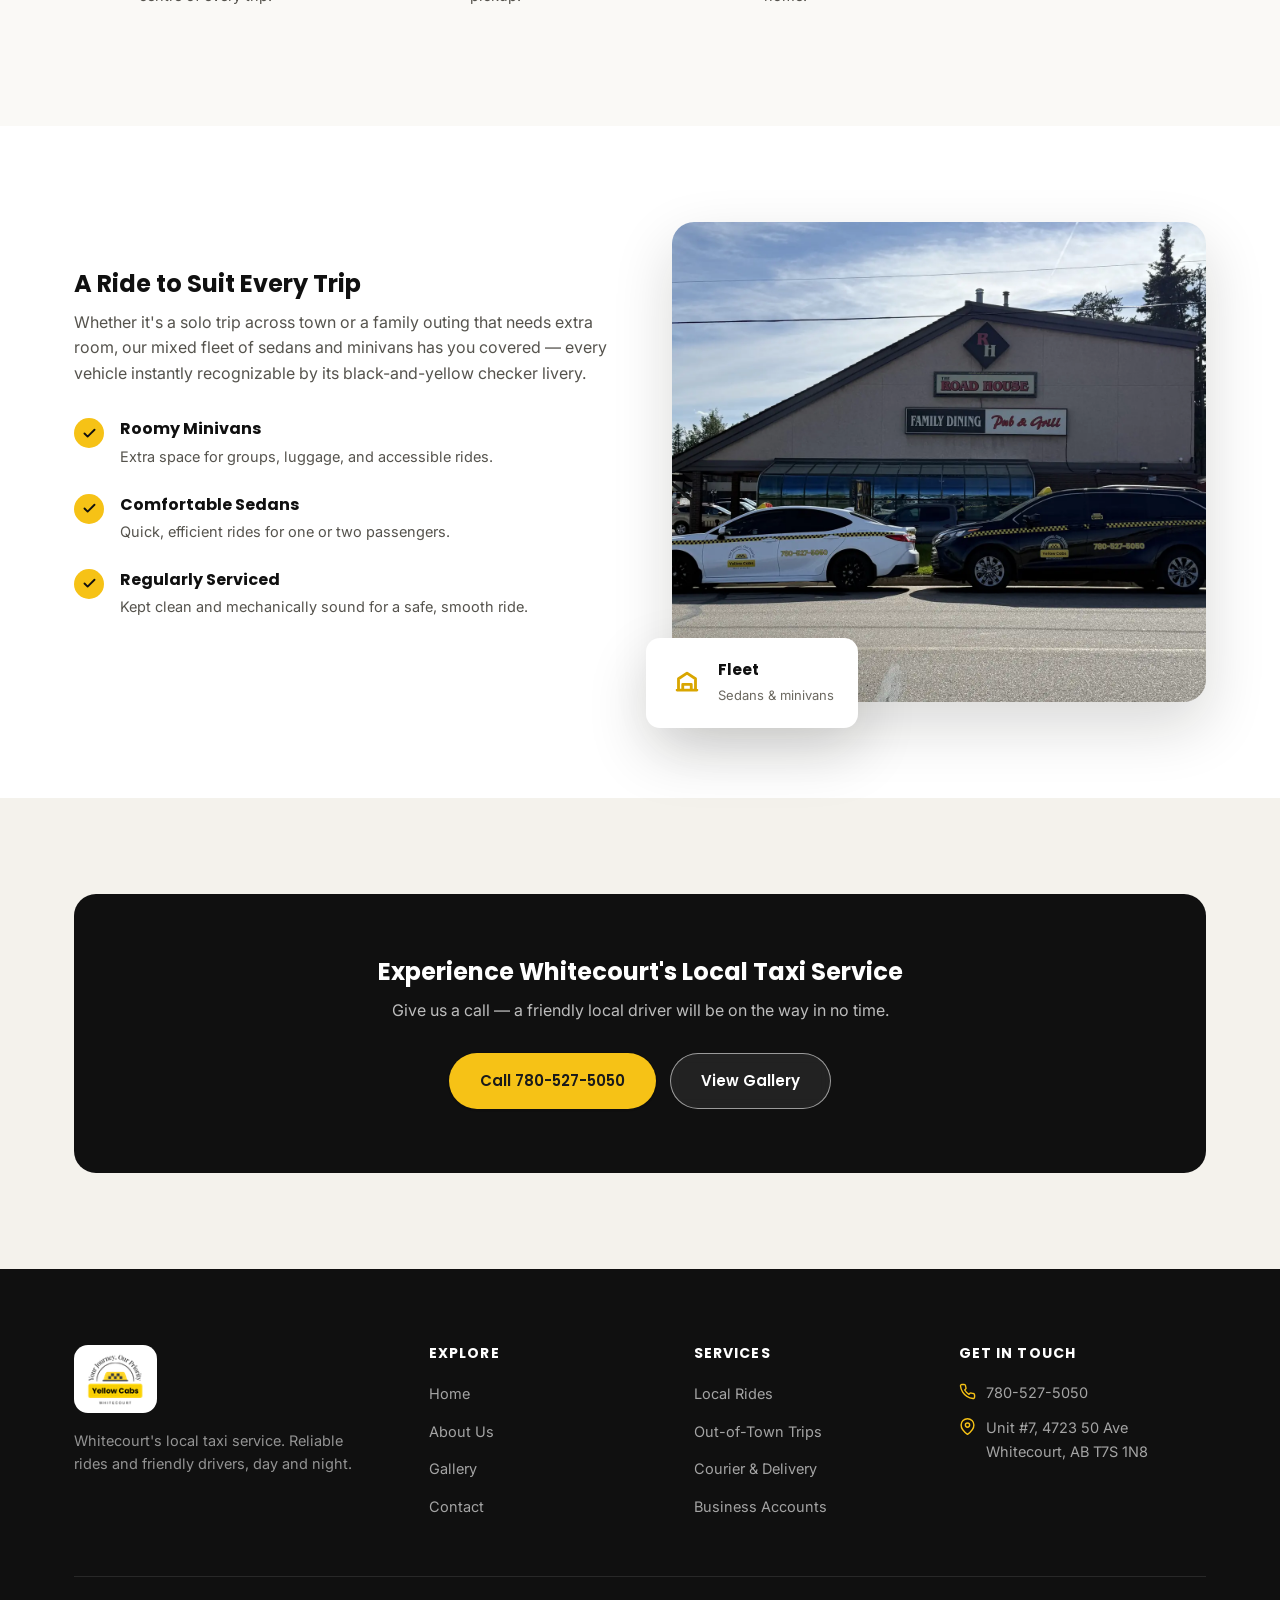
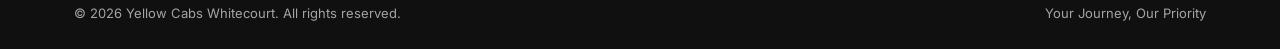
<file: website/about.html>
<!DOCTYPE html>
<html lang="en">
<head>
<meta charset="UTF-8">
<meta name="viewport" content="width=device-width, initial-scale=1.0">
<title>About Us | Yellow Cabs Whitecourt</title>
<meta name="description" content="Learn about Yellow Cabs Whitecourt — a locally owned and operated taxi service committed to safe, reliable, courteous rides across Whitecourt, Alberta.">
<link rel="icon" type="image/svg+xml" href="favicon.svg">
<link rel="preconnect" href="https://fonts.googleapis.com">
<link rel="preconnect" href="https://fonts.gstatic.com" crossorigin>
<link rel="stylesheet" href="css/style.css">
</head>
<body>
<a class="skip-link" href="#main-content">Skip to main content</a>

<header class="site-header">
  <div class="container header-inner">
    <a href="index.html" class="brand">
      <img src="images/logo.webp" alt="Yellow Cabs Whitecourt" class="brand-logo" width="68" height="60">
    </a>

    <nav class="main-nav" id="mainNav">
      <ul>
        <li><a href="index.html">Home</a></li>
        <li><a href="about.html" class="active">About</a></li>
        <li><a href="gallery.html">Gallery</a></li>
        <li><a href="contact.html">Contact</a></li>
      </ul>
    </nav>

    <div class="header-actions">
      <a href="tel:7805275050" class="phone-pill" aria-label="Call Yellow Cabs Whitecourt at 780-527-5050">
        <svg aria-hidden="true" focusable="false" viewBox="0 0 24 24" fill="none" stroke="currentColor" stroke-width="2"><path d="M22 16.92v3a2 2 0 0 1-2.18 2 19.79 19.79 0 0 1-8.63-3.07 19.5 19.5 0 0 1-6-6 19.79 19.79 0 0 1-3.07-8.67A2 2 0 0 1 4.11 2h3a2 2 0 0 1 2 1.72c.127.96.361 1.903.7 2.81a2 2 0 0 1-.45 2.11L8.09 9.91a16 16 0 0 0 6 6l1.27-1.27a2 2 0 0 1 2.11-.45c.907.339 1.85.573 2.81.7A2 2 0 0 1 22 16.92z" stroke-linecap="round" stroke-linejoin="round"/></svg>
        <span>780-527-5050</span>
      </a>
      <button class="nav-toggle" id="navToggle" aria-label="Toggle menu" aria-expanded="false" aria-controls="mainNav">
        <span class="nav-toggle-icon"><span></span></span>
      </button>
    </div>
  </div>
</header>

<main id="main-content">
<section class="page-hero">
  <div class="hero-media">
    <img src="images/hero/about-hero.webp" alt="Yellow Cabs Whitecourt taxis outside a local Whitecourt business">
  </div>
  <div class="container hero-content">
    <div class="breadcrumb">Home <span>/</span> About</div>
    <h1>About Yellow Cabs Whitecourt</h1>
    <p>A locally owned taxi service built on reliability, safety, and genuine care for the community we drive every day.</p>
  </div>
</section>

<section class="section">
  <div class="container">
    <div class="split">
      <div class="split-media">
        <img src="images/hero/about-story.webp" alt="Yellow Cabs Whitecourt taxi outside the Town of Whitecourt Administration Building" loading="lazy">
        <div class="float-card">
          <svg aria-hidden="true" focusable="false" viewBox="0 0 24 24" fill="none" stroke="currentColor" stroke-width="2"><path d="M21 10c0 7-9 13-9 13s-9-6-9-13a9 9 0 0 1 18 0z"/><circle cx="12" cy="10" r="3"/></svg>
          <div><b>Whitecourt, AB</b><span>Proudly local</span></div>
        </div>
      </div>
      <div>
        <h2>Rooted in Whitecourt, Built for Our Community</h2>
        <p>Yellow Cabs Whitecourt is a locally owned and operated taxi service serving Whitecourt and the surrounding area. We know these streets because we live here — and that local knowledge means shorter waits, smarter routes, and drivers who genuinely care about getting you where you're going.</p>
        <p>Our tagline, <strong>"Your Journey, Our Priority,"</strong> isn't just a slogan on the side of our cars. It's how we run the business: courteous drivers, dependable pickups, and a fleet that's kept clean and road-ready every single day.</p>
        <a href="contact.html" class="btn btn-dark">Get in Touch</a>
      </div>
    </div>
  </div>
</section>

<section class="section section--soft">
  <div class="container">
    <div class="section-head center">
      <h2>Our Values</h2>
      <p>The principles behind every ride we give.</p>
    </div>
    <div class="grid grid-4">
      <div class="value-card">
        <div class="value-icon"><svg aria-hidden="true" focusable="false" viewBox="0 0 24 24" fill="none" stroke="currentColor" stroke-width="2"><path d="M12 2l8 4v6c0 5-3.4 8.4-8 10-4.6-1.6-8-5-8-10V6l8-4z" stroke-linecap="round" stroke-linejoin="round"/></svg></div>
        <h3>Safety First</h3>
        <p>Licensed, insured vehicles and drivers who put your safety at the centre of every trip.</p>
      </div>
      <div class="value-card">
        <div class="value-icon"><svg aria-hidden="true" focusable="false" viewBox="0 0 24 24" fill="none" stroke="currentColor" stroke-width="2"><circle cx="12" cy="12" r="9"/><path d="M12 7v5l3 3" stroke-linecap="round"/></svg></div>
        <h3>Reliability</h3>
        <p>When you call Yellow Cabs, you can count on a prompt, dependable pickup.</p>
      </div>
      <div class="value-card">
        <div class="value-icon"><svg aria-hidden="true" focusable="false" viewBox="0 0 24 24" fill="none" stroke="currentColor" stroke-width="2"><path d="M17 21v-2a4 4 0 0 0-4-4H5a4 4 0 0 0-4 4v2"/><circle cx="9" cy="7" r="4"/><path d="M23 21v-2a4 4 0 0 0-3-3.87M16 3.13a4 4 0 0 1 0 7.75" stroke-linecap="round"/></svg></div>
        <h3>Community</h3>
        <p>We're your neighbours first — proud to serve the town we call home.</p>
      </div>
      <div class="value-card">
        <div class="value-icon"><svg aria-hidden="true" focusable="false" viewBox="0 0 24 24" fill="none" stroke="currentColor" stroke-width="2"><path d="M20 6L9 17l-5-5" stroke-linecap="round" stroke-linejoin="round"/></svg></div>
        <h3>Professionalism</h3>
        <p>Courteous drivers and clean vehicles, every trip, every time.</p>
      </div>
    </div>
  </div>
</section>

<section class="section">
  <div class="container">
    <div class="split reverse">
      <div class="split-media">
        <img src="images/gallery/full/cab-13.webp" alt="Yellow Cabs Whitecourt taxi vehicle" loading="lazy">
        <div class="float-card">
          <svg aria-hidden="true" focusable="false" viewBox="0 0 24 24" fill="none" stroke="currentColor" stroke-width="2"><path d="M5 17h14M6 17V9l6-4 6 4v8M9 17v-4h6v4" stroke-linecap="round" stroke-linejoin="round"/></svg>
          <div><b>Fleet</b><span>Sedans &amp; minivans</span></div>
        </div>
      </div>
      <div>
        <h2>A Ride to Suit Every Trip</h2>
        <p>Whether it's a solo trip across town or a family outing that needs extra room, our mixed fleet of sedans and minivans has you covered — every vehicle instantly recognizable by its black-and-yellow checker livery.</p>
        <ul class="feature-list">
          <li>
            <span class="check"><svg aria-hidden="true" focusable="false" viewBox="0 0 24 24" fill="none" stroke="currentColor" stroke-width="3"><path d="M20 6L9 17l-5-5" stroke-linecap="round" stroke-linejoin="round"/></svg></span>
            <div><b>Roomy Minivans</b><span>Extra space for groups, luggage, and accessible rides.</span></div>
          </li>
          <li>
            <span class="check"><svg aria-hidden="true" focusable="false" viewBox="0 0 24 24" fill="none" stroke="currentColor" stroke-width="3"><path d="M20 6L9 17l-5-5" stroke-linecap="round" stroke-linejoin="round"/></svg></span>
            <div><b>Comfortable Sedans</b><span>Quick, efficient rides for one or two passengers.</span></div>
          </li>
          <li>
            <span class="check"><svg aria-hidden="true" focusable="false" viewBox="0 0 24 24" fill="none" stroke="currentColor" stroke-width="3"><path d="M20 6L9 17l-5-5" stroke-linecap="round" stroke-linejoin="round"/></svg></span>
            <div><b>Regularly Serviced</b><span>Kept clean and mechanically sound for a safe, smooth ride.</span></div>
          </li>
        </ul>
      </div>
    </div>
  </div>
</section>

<section class="section section--alt">
  <div class="container">
    <div class="cta-dark">
      <h2>Experience Whitecourt's Local Taxi Service</h2>
      <p>Give us a call — a friendly local driver will be on the way in no time.</p>
      <div class="actions">
        <a href="tel:7805275050" class="btn btn-primary">Call 780-527-5050</a>
        <a href="gallery.html" class="btn btn-outline-light">View Gallery</a>
      </div>
    </div>
  </div>
</section>

</main>

<footer class="site-footer">
  <div class="container">
    <div class="footer-top">
      <div class="footer-brand">
        <a href="index.html" class="brand">
          <span class="brand-logo-plate"><img src="images/logo.webp" alt="Yellow Cabs Whitecourt" class="brand-logo" width="68" height="60"></span>
        </a>
        <p>Whitecourt's local taxi service. Reliable rides and friendly drivers, day and night.</p>
      </div>
      <div class="footer-col">
        <h4>Explore</h4>
        <ul>
          <li><a href="index.html">Home</a></li>
          <li><a href="about.html">About Us</a></li>
          <li><a href="gallery.html">Gallery</a></li>
          <li><a href="contact.html">Contact</a></li>
        </ul>
      </div>
      <div class="footer-col">
        <h4>Services</h4>
        <ul>
          <li><a href="index.html#services">Local Rides</a></li>
          <li><a href="index.html#services">Out-of-Town Trips</a></li>
          <li><a href="index.html#services">Courier &amp; Delivery</a></li>
          <li><a href="index.html#services">Business Accounts</a></li>
        </ul>
      </div>
      <div class="footer-col">
        <h4>Get in Touch</h4>
        <ul>
          <li class="contact-line">
            <svg aria-hidden="true" focusable="false" viewBox="0 0 24 24" fill="none" stroke="currentColor" stroke-width="2"><path d="M22 16.92v3a2 2 0 0 1-2.18 2 19.79 19.79 0 0 1-8.63-3.07 19.5 19.5 0 0 1-6-6 19.79 19.79 0 0 1-3.07-8.67A2 2 0 0 1 4.11 2h3a2 2 0 0 1 2 1.72c.127.96.361 1.903.7 2.81a2 2 0 0 1-.45 2.11L8.09 9.91a16 16 0 0 0 6 6l1.27-1.27a2 2 0 0 1 2.11-.45c.907.339 1.85.573 2.81.7A2 2 0 0 1 22 16.92z" stroke-linecap="round" stroke-linejoin="round"/></svg>
            <a href="tel:7805275050">780-527-5050</a>
          </li>
          <li class="contact-line">
            <svg aria-hidden="true" focusable="false" viewBox="0 0 24 24" fill="none" stroke="currentColor" stroke-width="2"><path d="M21 10c0 7-9 13-9 13s-9-6-9-13a9 9 0 0 1 18 0z"/><circle cx="12" cy="10" r="3"/></svg>
            <span>Unit #7, 4723 50 Ave<br>Whitecourt, AB T7S 1N8</span>
          </li>
        </ul>
      </div>
    </div>
    <div class="footer-bottom">
      <span>&copy; <span id="year"></span> Yellow Cabs Whitecourt. All rights reserved.</span>
      <span>Your Journey, Our Priority</span>
    </div>
  </div>
</footer>

<script>document.getElementById('year').textContent = new Date().getFullYear();</script>
<script src="js/main.js"></script>
</body>
</html>
</file>
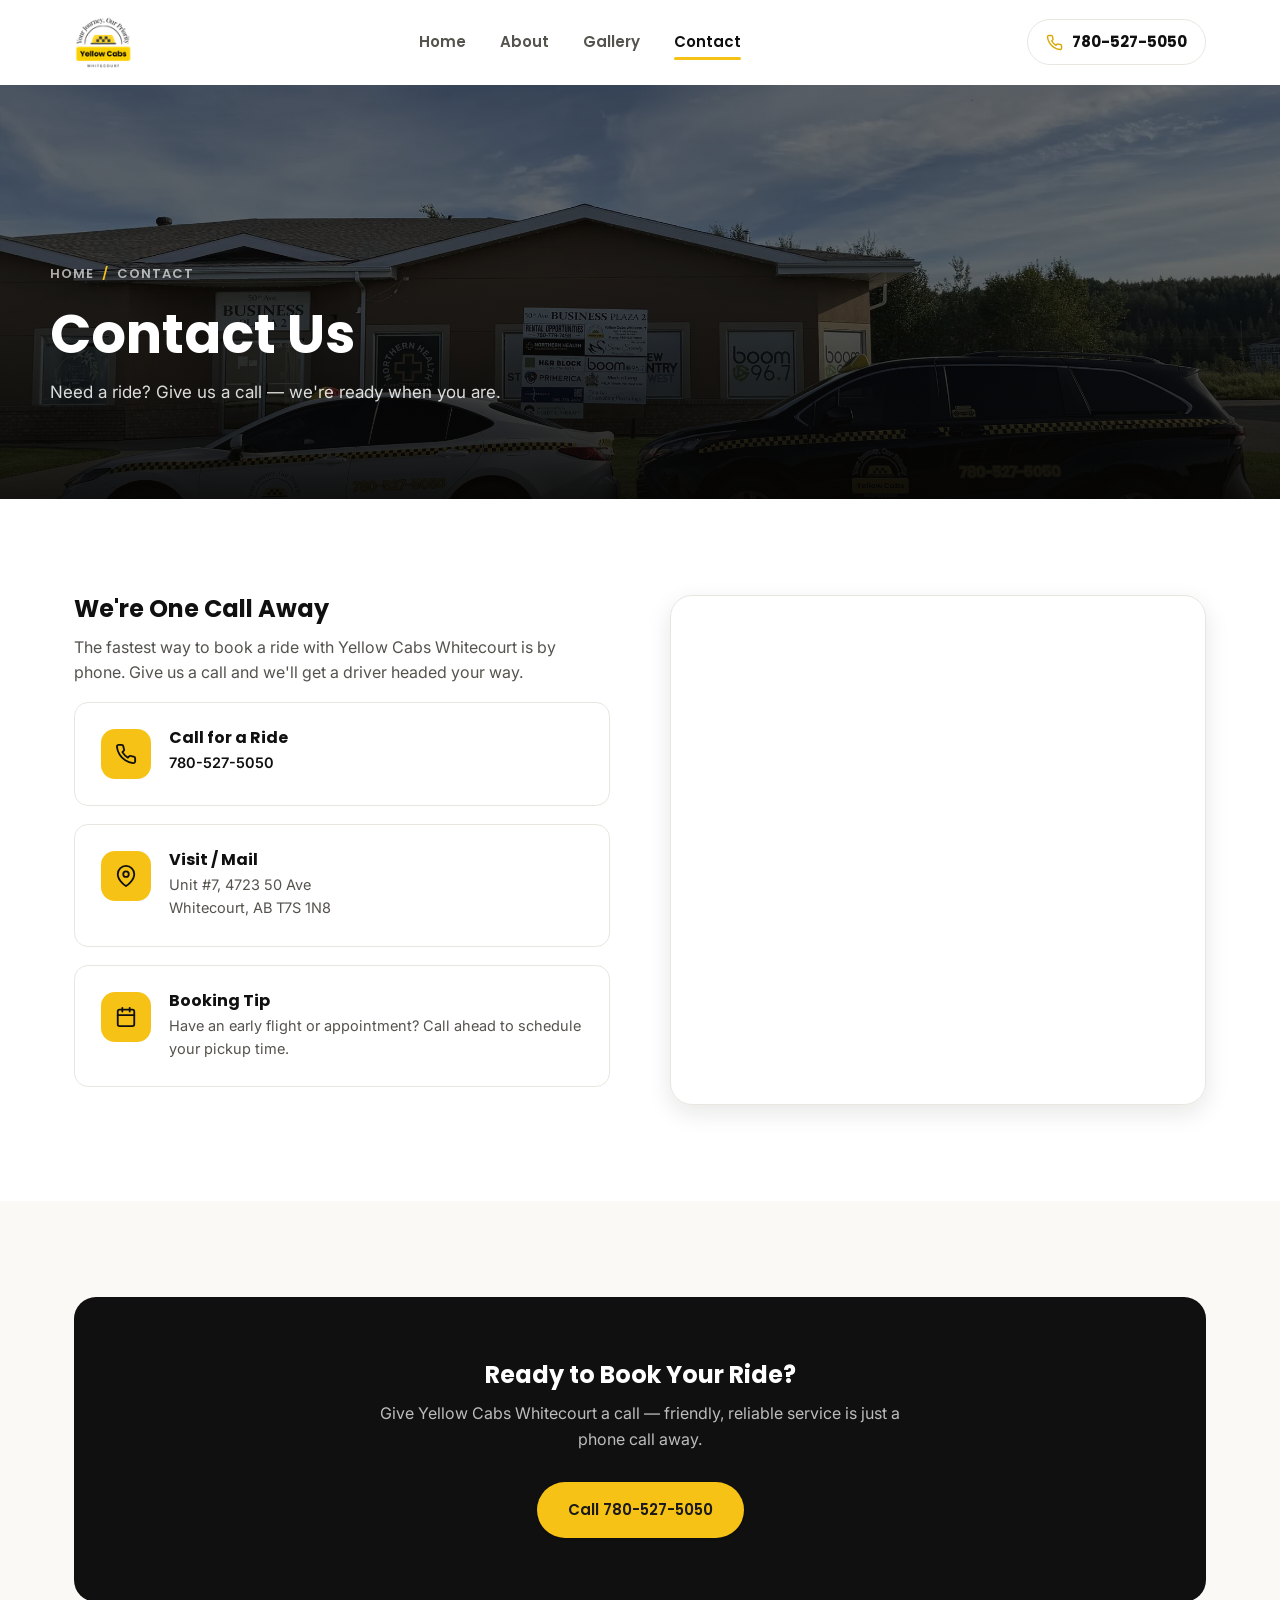
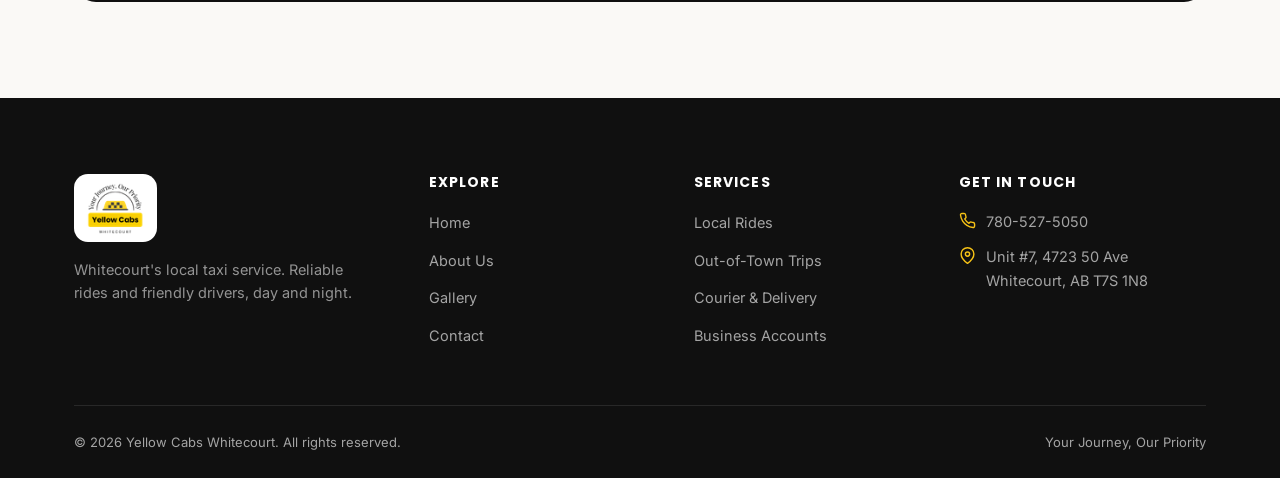
<file: website/contact.html>
<!DOCTYPE html>
<html lang="en">
<head>
<meta charset="UTF-8">
<meta name="viewport" content="width=device-width, initial-scale=1.0">
<title>Contact Us | Yellow Cabs Whitecourt</title>
<meta name="description" content="Contact Yellow Cabs Whitecourt to book your ride. Call 780-527-5050 — Unit #7, 4723 50 Ave, Whitecourt, AB T7S 1N8.">
<link rel="icon" type="image/svg+xml" href="favicon.svg">
<link rel="preconnect" href="https://fonts.googleapis.com">
<link rel="preconnect" href="https://fonts.gstatic.com" crossorigin>
<link rel="stylesheet" href="css/style.css">
</head>
<body>
<a class="skip-link" href="#main-content">Skip to main content</a>

<header class="site-header">
  <div class="container header-inner">
    <a href="index.html" class="brand">
      <img src="images/logo.webp" alt="Yellow Cabs Whitecourt" class="brand-logo" width="68" height="60">
    </a>

    <nav class="main-nav" id="mainNav">
      <ul>
        <li><a href="index.html">Home</a></li>
        <li><a href="about.html">About</a></li>
        <li><a href="gallery.html">Gallery</a></li>
        <li><a href="contact.html" class="active">Contact</a></li>
      </ul>
    </nav>

    <div class="header-actions">
      <a href="tel:7805275050" class="phone-pill" aria-label="Call Yellow Cabs Whitecourt at 780-527-5050">
        <svg aria-hidden="true" focusable="false" viewBox="0 0 24 24" fill="none" stroke="currentColor" stroke-width="2"><path d="M22 16.92v3a2 2 0 0 1-2.18 2 19.79 19.79 0 0 1-8.63-3.07 19.5 19.5 0 0 1-6-6 19.79 19.79 0 0 1-3.07-8.67A2 2 0 0 1 4.11 2h3a2 2 0 0 1 2 1.72c.127.96.361 1.903.7 2.81a2 2 0 0 1-.45 2.11L8.09 9.91a16 16 0 0 0 6 6l1.27-1.27a2 2 0 0 1 2.11-.45c.907.339 1.85.573 2.81.7A2 2 0 0 1 22 16.92z" stroke-linecap="round" stroke-linejoin="round"/></svg>
        <span>780-527-5050</span>
      </a>
      <button class="nav-toggle" id="navToggle" aria-label="Toggle menu" aria-expanded="false" aria-controls="mainNav">
        <span class="nav-toggle-icon"><span></span></span>
      </button>
    </div>
  </div>
</header>

<main id="main-content">
<section class="page-hero">
  <div class="hero-media">
    <img src="images/hero/contact-hero.webp" alt="Yellow Cabs Whitecourt taxi with door open, ready for a passenger">
  </div>
  <div class="container hero-content">
    <div class="breadcrumb">Home <span>/</span> Contact</div>
    <h1>Contact Us</h1>
    <p>Need a ride? Give us a call — we're ready when you are.</p>
  </div>
</section>

<section class="section">
  <div class="container">
    <div class="contact-grid">
      <div>
        <h2>We're One Call Away</h2>
        <p>The fastest way to book a ride with Yellow Cabs Whitecourt is by phone. Give us a call and we'll get a driver headed your way.</p>

        <div class="contact-card">
          <div class="icon"><svg aria-hidden="true" focusable="false" viewBox="0 0 24 24" fill="none" stroke="currentColor" stroke-width="2"><path d="M22 16.92v3a2 2 0 0 1-2.18 2 19.79 19.79 0 0 1-8.63-3.07 19.5 19.5 0 0 1-6-6 19.79 19.79 0 0 1-3.07-8.67A2 2 0 0 1 4.11 2h3a2 2 0 0 1 2 1.72c.127.96.361 1.903.7 2.81a2 2 0 0 1-.45 2.11L8.09 9.91a16 16 0 0 0 6 6l1.27-1.27a2 2 0 0 1 2.11-.45c.907.339 1.85.573 2.81.7A2 2 0 0 1 22 16.92z" stroke-linecap="round" stroke-linejoin="round"/></svg></div>
          <div>
            <h3>Call for a Ride</h3>
            <p><a href="tel:7805275050" class="link">780-527-5050</a></p>
          </div>
        </div>

        <div class="contact-card">
          <div class="icon"><svg aria-hidden="true" focusable="false" viewBox="0 0 24 24" fill="none" stroke="currentColor" stroke-width="2"><path d="M21 10c0 7-9 13-9 13s-9-6-9-13a9 9 0 0 1 18 0z"/><circle cx="12" cy="10" r="3"/></svg></div>
          <div>
            <h3>Visit / Mail</h3>
            <p>Unit #7, 4723 50 Ave<br>Whitecourt, AB T7S 1N8</p>
          </div>
        </div>

        <div class="contact-card">
          <div class="icon"><svg aria-hidden="true" focusable="false" viewBox="0 0 24 24" fill="none" stroke="currentColor" stroke-width="2"><rect x="3" y="4" width="18" height="18" rx="2" stroke-linecap="round" stroke-linejoin="round"/><path d="M16 2v4M8 2v4M3 10h18" stroke-linecap="round"/></svg></div>
          <div>
            <h3>Booking Tip</h3>
            <p>Have an early flight or appointment? Call ahead to schedule your pickup time.</p>
          </div>
        </div>
      </div>

      <div class="map-frame">
        <iframe
          src="https://www.google.com/maps?q=Yellow+Cabs+Whitecourt,+4723+50+Ave,+Whitecourt,+AB+T7S+1N8&output=embed"
          loading="lazy"
          referrerpolicy="no-referrer-when-downgrade"
          title="Map to Yellow Cabs Whitecourt"></iframe>
      </div>
    </div>
  </div>
</section>

<section class="section section--soft">
  <div class="container">
    <div class="cta-dark">
      <h2>Ready to Book Your Ride?</h2>
      <p>Give Yellow Cabs Whitecourt a call — friendly, reliable service is just a phone call away.</p>
      <div class="actions">
        <a href="tel:7805275050" class="btn btn-primary">Call 780-527-5050</a>
      </div>
    </div>
  </div>
</section>

</main>

<footer class="site-footer">
  <div class="container">
    <div class="footer-top">
      <div class="footer-brand">
        <a href="index.html" class="brand">
          <span class="brand-logo-plate"><img src="images/logo.webp" alt="Yellow Cabs Whitecourt" class="brand-logo" width="68" height="60"></span>
        </a>
        <p>Whitecourt's local taxi service. Reliable rides and friendly drivers, day and night.</p>
      </div>
      <div class="footer-col">
        <h4>Explore</h4>
        <ul>
          <li><a href="index.html">Home</a></li>
          <li><a href="about.html">About Us</a></li>
          <li><a href="gallery.html">Gallery</a></li>
          <li><a href="contact.html">Contact</a></li>
        </ul>
      </div>
      <div class="footer-col">
        <h4>Services</h4>
        <ul>
          <li><a href="index.html#services">Local Rides</a></li>
          <li><a href="index.html#services">Out-of-Town Trips</a></li>
          <li><a href="index.html#services">Courier &amp; Delivery</a></li>
          <li><a href="index.html#services">Business Accounts</a></li>
        </ul>
      </div>
      <div class="footer-col">
        <h4>Get in Touch</h4>
        <ul>
          <li class="contact-line">
            <svg aria-hidden="true" focusable="false" viewBox="0 0 24 24" fill="none" stroke="currentColor" stroke-width="2"><path d="M22 16.92v3a2 2 0 0 1-2.18 2 19.79 19.79 0 0 1-8.63-3.07 19.5 19.5 0 0 1-6-6 19.79 19.79 0 0 1-3.07-8.67A2 2 0 0 1 4.11 2h3a2 2 0 0 1 2 1.72c.127.96.361 1.903.7 2.81a2 2 0 0 1-.45 2.11L8.09 9.91a16 16 0 0 0 6 6l1.27-1.27a2 2 0 0 1 2.11-.45c.907.339 1.85.573 2.81.7A2 2 0 0 1 22 16.92z" stroke-linecap="round" stroke-linejoin="round"/></svg>
            <a href="tel:7805275050">780-527-5050</a>
          </li>
          <li class="contact-line">
            <svg aria-hidden="true" focusable="false" viewBox="0 0 24 24" fill="none" stroke="currentColor" stroke-width="2"><path d="M21 10c0 7-9 13-9 13s-9-6-9-13a9 9 0 0 1 18 0z"/><circle cx="12" cy="10" r="3"/></svg>
            <span>Unit #7, 4723 50 Ave<br>Whitecourt, AB T7S 1N8</span>
          </li>
        </ul>
      </div>
    </div>
    <div class="footer-bottom">
      <span>&copy; <span id="year"></span> Yellow Cabs Whitecourt. All rights reserved.</span>
      <span>Your Journey, Our Priority</span>
    </div>
  </div>
</footer>

<script>document.getElementById('year').textContent = new Date().getFullYear();</script>
<script src="js/main.js"></script>
</body>
</html>
</file>
<file: css/style.css>
/* ===========================================================
   Yellow Cabs Whitecourt — stylesheet
   Light, premium, professional taxi company website
   =========================================================== */


:root {
  --color-bg: #ffffff;
  --color-bg-soft: #faf9f6;
  --color-bg-alt: #f4f2ec;
  --color-ink: #1a1a1a;
  --color-ink-soft: #55534d;
  --color-ink-faint: #6b6860;
  --color-line: #e8e6df;
  --color-accent: #f6c216;
  --color-accent-dark: #d9a600;
  --color-accent-ink: #1a1a1a;
  --color-black: #101010;
  --color-black-soft: #201f1c;
  --shadow-sm: 0 1px 3px rgba(20, 18, 10, 0.06), 0 1px 2px rgba(20, 18, 10, 0.08);
  --shadow-md: 0 8px 24px rgba(20, 18, 10, 0.10);
  --shadow-lg: 0 24px 60px rgba(20, 18, 10, 0.16);
  --radius-sm: 8px;
  --radius-md: 14px;
  --radius-lg: 22px;
  --radius-pill: 999px;
  --font-head: 'Poppins', 'Segoe UI', Arial, sans-serif;
  --font-body: 'Inter', 'Segoe UI', Arial, sans-serif;
  --container: 1180px;
}

* { box-sizing: border-box; }
html { scroll-behavior: smooth; }

body {
  margin: 0;
  font-family: var(--font-body);
  color: var(--color-ink);
  background: var(--color-bg);
  line-height: 1.6;
  -webkit-font-smoothing: antialiased;
}

img { max-width: 100%; display: block; }
a { color: inherit; text-decoration: none; }
ul { margin: 0; padding: 0; list-style: none; }
h1, h2, h3, h4 { font-family: var(--font-head); font-weight: 700; line-height: 1.15; margin: 0 0 .5em; color: var(--color-black); }
p { margin: 0 0 1em; color: var(--color-ink-soft); }
button { font-family: inherit; }

::selection { background: var(--color-accent); color: var(--color-black); }

/* Focus rings: dark ring for controls on light surfaces, yellow ring for
   controls that sit on photos / the dark header, footer and lightbox. */
:focus-visible {
  outline: 3px solid var(--color-black);
  outline-offset: 3px;
  border-radius: 4px;
}
.hero :focus-visible,
.page-hero :focus-visible,
.trust-bar :focus-visible,
.site-footer :focus-visible,
.cta-dark :focus-visible,
.lightbox :focus-visible {
  outline-color: var(--color-accent);
}
.btn:focus-visible { border-radius: var(--radius-pill); }
.phone-pill:focus-visible { border-radius: var(--radius-pill); }
.nav-toggle:focus-visible,
.lightbox-close:focus-visible,
.lightbox-prev:focus-visible,
.lightbox-next:focus-visible {
  border-radius: 50%;
}
.gallery-grid figure:focus-visible { border-radius: var(--radius-md); outline-offset: 2px; }

.skip-link {
  position: absolute;
  top: -60px;
  left: 16px;
  z-index: 1200;
  background: var(--color-black);
  color: #fff;
  font-family: var(--font-head);
  font-weight: 600;
  font-size: 14px;
  padding: 12px 20px;
  border-radius: var(--radius-sm);
  transition: top .2s ease;
}
.skip-link:focus-visible {
  top: 16px;
  outline-color: var(--color-accent);
}

.visually-hidden {
  position: absolute;
  width: 1px; height: 1px;
  padding: 0; margin: -1px;
  overflow: hidden;
  clip: rect(0,0,0,0);
  white-space: nowrap;
  border: 0;
}

@media (prefers-reduced-motion: reduce) {
  html { scroll-behavior: auto; }
  *, *::before, *::after {
    animation-duration: 0.001ms !important;
    animation-iteration-count: 1 !important;
    transition-duration: 0.001ms !important;
    scroll-behavior: auto !important;
  }
  .service-card:hover,
  .btn:hover,
  .strip a:hover img,
  .gallery-grid figure:hover img {
    transform: none;
  }
}

.container {
  width: 100%;
  max-width: var(--container);
  margin: 0 auto;
  padding: 0 24px;
}

.section { padding: 96px 0; }
.section--soft { background: var(--color-bg-soft); }
.section--alt { background: var(--color-bg-alt); }
.section--tight { padding: 64px 0; }

.section-head { max-width: 640px; margin-bottom: 56px; }
.section-head.center { margin-left: auto; margin-right: auto; text-align: center; }
.section-head h2 { font-size: clamp(28px, 3.4vw, 40px); }
.section-head p { font-size: 17px; }

/* ---------- Buttons ---------- */
.btn {
  display: inline-flex;
  align-items: center;
  justify-content: center;
  gap: 10px;
  font-family: var(--font-head);
  font-weight: 600;
  font-size: 15px;
  padding: 15px 30px;
  border-radius: var(--radius-pill);
  border: 1px solid transparent;
  cursor: pointer;
  transition: transform .18s ease, box-shadow .18s ease, background .18s ease, color .18s ease, border-color .18s ease;
  white-space: nowrap;
}
.btn svg { width: 18px; height: 18px; flex: none; }
.btn-primary {
  background: var(--color-accent);
  color: var(--color-accent-ink);
  box-shadow: var(--shadow-sm);
}
.btn-primary:hover { background: var(--color-accent-dark); transform: translateY(-2px); box-shadow: var(--shadow-md); }
.btn-dark {
  background: var(--color-black);
  color: #fff;
}
.btn-dark:hover { background: var(--color-black-soft); transform: translateY(-2px); box-shadow: var(--shadow-md); }
.btn-outline {
  background: transparent;
  color: var(--color-black);
  border-color: rgba(16,16,16,.18);
}
.btn-outline:hover { border-color: var(--color-black); transform: translateY(-2px); }
.btn-outline-light {
  background: rgba(255,255,255,.08);
  color: #fff;
  border-color: rgba(255,255,255,.55);
  backdrop-filter: blur(6px);
}
.btn-outline-light:hover { background: rgba(255,255,255,.18); border-color: #fff; }
.btn-block { width: 100%; }

/* ---------- Header ---------- */
.site-header {
  position: sticky;
  top: 0;
  z-index: 100;
  background: rgba(255,255,255,.92);
  backdrop-filter: blur(10px);
  border-bottom: 1px solid transparent;
  transition: box-shadow .25s ease, border-color .25s ease;
}
.site-header.is-scrolled { box-shadow: 0 2px 18px rgba(20,18,10,.08); border-color: var(--color-line); }

.header-inner {
  display: flex;
  align-items: center;
  justify-content: space-between;
  gap: 24px;
  height: 84px;
}

.brand { display: flex; align-items: center; gap: 12px; }
.brand-logo { height: 52px; width: auto; flex: none; }
.brand-logo-plate {
  display: inline-flex;
  align-items: center;
  background: #fff;
  padding: 8px 12px;
  border-radius: var(--radius-md);
}

.main-nav { display: flex; align-items: center; gap: 40px; }
.main-nav ul { display: flex; gap: 34px; }
.main-nav a {
  font-family: var(--font-head);
  font-weight: 600;
  font-size: 15px;
  color: var(--color-ink-soft);
  position: relative;
  padding: 6px 0;
  transition: color .18s ease;
}
.main-nav a:hover { color: var(--color-black); }
.main-nav a.active { color: var(--color-black); }
.main-nav a.active::after {
  content: "";
  position: absolute;
  left: 0; right: 0; bottom: -2px;
  height: 3px;
  border-radius: 2px;
  background: var(--color-accent);
}

.header-actions { display: flex; align-items: center; gap: 14px; }
.phone-pill {
  display: inline-flex;
  align-items: center;
  gap: 9px;
  font-family: var(--font-head);
  font-weight: 700;
  font-size: 15px;
  color: var(--color-black);
  padding: 10px 18px;
  border: 1.5px solid var(--color-line);
  border-radius: var(--radius-pill);
  transition: border-color .18s ease, background .18s ease;
}
.phone-pill svg { width: 17px; height: 17px; color: var(--color-accent-dark); flex: none; }
.phone-pill:hover { border-color: var(--color-accent); background: var(--color-bg-soft); }

.nav-toggle {
  display: none;
  width: 44px; height: 44px;
  border-radius: 50%;
  border: 1.5px solid var(--color-line);
  background: #fff;
  align-items: center;
  justify-content: center;
  cursor: pointer;
}
.nav-toggle span, .nav-toggle::before, .nav-toggle::after { content:""; }
.nav-toggle-icon { position: relative; width: 20px; height: 14px; }
.nav-toggle-icon span, .nav-toggle-icon::before, .nav-toggle-icon::after {
  content: "";
  position: absolute; left: 0; right: 0; height: 2px; background: var(--color-black); border-radius: 2px;
  transition: transform .25s ease, opacity .25s ease, top .25s ease;
}
.nav-toggle-icon::before { top: 0; }
.nav-toggle-icon span { top: 6px; }
.nav-toggle-icon::after { top: 12px; }
.nav-toggle.is-open .nav-toggle-icon::before { top: 6px; transform: rotate(45deg); }
.nav-toggle.is-open .nav-toggle-icon span { opacity: 0; }
.nav-toggle.is-open .nav-toggle-icon::after { top: 6px; transform: rotate(-45deg); }

/* ---------- Hero ---------- */
.hero {
  position: relative;
  min-height: 88vh;
  display: flex;
  align-items: flex-end;
  color: #fff;
  overflow: hidden;
}
.hero-media { position: absolute; inset: 0; z-index: 0; }
.hero-media img { width: 100%; height: 100%; object-fit: cover; }
.hero-media::after {
  content: "";
  position: absolute; inset: 0;
  background: linear-gradient(180deg, rgba(8,7,5,.58) 0%, rgba(8,7,5,.58) 45%, rgba(6,5,3,.92) 100%);
}
.hero-content { position: relative; z-index: 1; padding: 120px 0 76px; }
.hero h1 {
  color: #fff;
  font-size: clamp(38px, 5.6vw, 68px);
  max-width: 820px;
  letter-spacing: -.01em;
  margin-bottom: 22px;
}
.hero h1 em { font-style: normal; color: var(--color-accent); }
.hero .lead {
  color: rgba(255,255,255,.86);
  font-size: 19px;
  max-width: 560px;
  margin-bottom: 38px;
}
.hero-actions { display: flex; gap: 16px; flex-wrap: wrap; margin-bottom: 56px; }
.hero-stats {
  display: grid;
  grid-template-columns: repeat(4, auto);
  gap: 40px;
  border-top: 1px solid rgba(255,255,255,.2);
  padding-top: 30px;
  max-width: 780px;
}
.hero-stats .stat b { display:block; font-family: var(--font-head); font-size: 26px; color: #fff; }
.hero-stats .stat span { font-size: 13px; color: rgba(255,255,255,.7); }

/* page hero (about/gallery/contact) */
.page-hero {
  position: relative;
  min-height: 46vh;
  display: flex;
  align-items: center;
  color: #fff;
  overflow: hidden;
}
.page-hero .hero-content { padding: 150px 0 64px; }
.page-hero h1 { color: #fff; font-size: clamp(34px, 5vw, 54px); margin-bottom: 14px; }
.page-hero p { color: rgba(255,255,255,.85); font-size: 17px; max-width: 560px; margin: 0; }
.breadcrumb { display:flex; gap:8px; align-items:center; font-size:13px; font-weight:600; font-family: var(--font-head); color: rgba(255,255,255,.65); margin-bottom: 18px; text-transform: uppercase; letter-spacing: .08em;}
.breadcrumb span { color: var(--color-accent); }

/* ---------- Trust bar ---------- */
.trust-bar {
  background: var(--color-black);
  color: #fff;
}
.trust-bar .container {
  display: flex;
  flex-wrap: wrap;
  gap: 20px 44px;
  justify-content: space-between;
  padding-top: 26px;
  padding-bottom: 26px;
}
.trust-item { display: flex; align-items: center; gap: 12px; font-family: var(--font-head); font-weight: 600; font-size: 14.5px; color: rgba(255,255,255,.92); }
.trust-item svg { width: 22px; height: 22px; color: var(--color-accent); flex: none; }

/* ---------- Cards / grids ---------- */
.grid { display: grid; gap: 28px; }
.grid-3 { grid-template-columns: repeat(3, 1fr); }
.grid-2 { grid-template-columns: repeat(2, 1fr); }
.grid-4 { grid-template-columns: repeat(4, 1fr); }

.service-card {
  background: #fff;
  border: 1px solid var(--color-line);
  border-radius: var(--radius-lg);
  padding: 34px 28px;
  transition: transform .2s ease, box-shadow .2s ease, border-color .2s ease;
}
.service-card:hover { transform: translateY(-6px); box-shadow: var(--shadow-md); border-color: transparent; }
.service-icon {
  width: 54px; height: 54px;
  border-radius: 16px;
  background: var(--color-accent);
  display: flex; align-items: center; justify-content: center;
  margin-bottom: 22px;
}
.service-icon svg { width: 26px; height: 26px; color: var(--color-black); }
.service-card h3 { font-size: 19px; margin-bottom: 10px; }
.service-card p { font-size: 15px; margin: 0; }

.value-card { text-align: center; padding: 8px; }
.value-icon {
  width: 64px; height: 64px;
  margin: 0 auto 20px;
  border-radius: 50%;
  background: var(--color-bg-alt);
  border: 1.5px solid var(--color-line);
  display: flex; align-items: center; justify-content: center;
}
.value-icon svg { width: 28px; height: 28px; color: var(--color-accent-dark); }
.value-card h3 { font-size: 18px; }
.value-card p { font-size: 14.5px; }

/* ---------- Split / feature sections ---------- */
.split {
  display: grid;
  grid-template-columns: 1fr 1fr;
  gap: 64px;
  align-items: center;
}
.split.reverse .split-media { order: 2; }
.split-media { position: relative; }
.split-media img { border-radius: var(--radius-lg); box-shadow: var(--shadow-lg); width: 100%; height: 480px; object-fit: cover; }
.split-media .float-card {
  position: absolute;
  bottom: -26px; left: -26px;
  background: #fff;
  border-radius: var(--radius-md);
  box-shadow: var(--shadow-lg);
  padding: 20px 24px;
  display: flex;
  align-items: center;
  gap: 14px;
}
.split-media .float-card svg { width: 34px; height: 34px; color: var(--color-accent-dark); flex: none; }
.split-media .float-card b { display:block; font-family: var(--font-head); font-size: 15px; color: var(--color-black); }
.split-media .float-card span { font-size: 13px; color: var(--color-ink-faint); }

.feature-list { display: flex; flex-direction: column; gap: 22px; margin: 30px 0 34px; }
.feature-list li { display: flex; gap: 16px; align-items: flex-start; }
.feature-list .check {
  width: 30px; height: 30px; border-radius: 50%;
  background: var(--color-accent);
  display: flex; align-items: center; justify-content: center;
  flex: none; margin-top: 2px;
}
.feature-list .check svg { width: 15px; height: 15px; color: var(--color-black); }
.feature-list b { display:block; font-family: var(--font-head); font-size: 16px; color: var(--color-black); margin-bottom: 2px; }
.feature-list span { font-size: 14.5px; color: var(--color-ink-soft); }

/* ---------- CTA banner ---------- */
.cta-banner {
  background: var(--color-accent);
  border-radius: var(--radius-lg);
  padding: 56px 60px;
  display: flex;
  align-items: center;
  justify-content: space-between;
  gap: 30px;
  flex-wrap: wrap;
}
.cta-banner h2 { font-size: clamp(24px, 3vw, 32px); margin-bottom: 8px; }
.cta-banner p { color: rgba(16,16,16,.72); margin: 0; font-size: 16px; }
.cta-banner .actions { display: flex; gap: 14px; flex-wrap: wrap; }

.cta-dark {
  background: var(--color-black);
  color: #fff;
  border-radius: var(--radius-lg);
  padding: 64px 60px;
  text-align: center;
}
.cta-dark h2 { color: #fff; }
.cta-dark p { color: rgba(255,255,255,.72); max-width: 520px; margin: 0 auto 30px; }
.cta-dark .actions { display: flex; gap: 14px; justify-content: center; flex-wrap: wrap; }

/* ---------- Mini gallery strip ---------- */
.strip { display: grid; grid-template-columns: repeat(4, 1fr); gap: 18px; }
.strip a { border-radius: var(--radius-md); overflow: hidden; display: block; position: relative; aspect-ratio: 4/5; }
.strip img { width: 100%; height: 100%; object-fit: cover; transition: transform .5s ease; }
.strip a:hover img { transform: scale(1.08); }

/* ---------- Gallery grid ---------- */
.gallery-grid {
  column-count: 4;
  column-gap: 16px;
}
.gallery-grid figure {
  margin: 0 0 16px;
  break-inside: avoid;
  border-radius: var(--radius-md);
  overflow: hidden;
  position: relative;
  cursor: zoom-in;
  background: var(--color-bg-alt);
}
.gallery-grid img { width: 100%; height: auto; display: block; transition: transform .5s ease; }
.gallery-grid figure:hover img { transform: scale(1.06); }
.gallery-grid figure::after {
  content: "";
  position: absolute; inset: 0;
  background: linear-gradient(180deg, rgba(0,0,0,0) 55%, rgba(0,0,0,.35) 100%);
  opacity: 0;
  transition: opacity .3s ease;
}
.gallery-grid figure:hover::after { opacity: 1; }
.gallery-grid figure .zoom-badge {
  position: absolute; top: 12px; right: 12px;
  width: 34px; height: 34px; border-radius: 50%;
  background: rgba(255,255,255,.9);
  display: flex; align-items: center; justify-content: center;
  opacity: 0; transform: translateY(-6px);
  transition: opacity .25s ease, transform .25s ease;
}
.gallery-grid figure:hover .zoom-badge { opacity: 1; transform: translateY(0); }
.gallery-grid figure .zoom-badge svg { width: 16px; height: 16px; color: var(--color-black); }

.gallery-loading { text-align:center; padding: 60px 0; color: var(--color-ink-faint); font-family: var(--font-head); }

/* ---------- Lightbox ---------- */
.lightbox {
  position: fixed; inset: 0; z-index: 1000;
  background: rgba(10,9,6,.94);
  display: flex; align-items: center; justify-content: center;
  opacity: 0; visibility: hidden;
  transition: opacity .25s ease;
  padding: 40px;
}
.lightbox.is-open { opacity: 1; visibility: visible; }
.lightbox img { max-width: 90vw; max-height: 84vh; border-radius: 10px; box-shadow: 0 30px 80px rgba(0,0,0,.6); }
.lightbox-close, .lightbox-prev, .lightbox-next {
  position: absolute;
  width: 50px; height: 50px;
  border-radius: 50%;
  background: rgba(255,255,255,.1);
  border: 1px solid rgba(255,255,255,.3);
  color: #fff;
  display: flex; align-items: center; justify-content: center;
  cursor: pointer;
  transition: background .2s ease;
}
.lightbox-close:hover, .lightbox-prev:hover, .lightbox-next:hover { background: rgba(255,255,255,.22); }
.lightbox-close { top: 26px; right: 26px; }
.lightbox-prev { left: 26px; top: 50%; transform: translateY(-50%); }
.lightbox-next { right: 26px; top: 50%; transform: translateY(-50%); }
.lightbox-close svg, .lightbox-prev svg, .lightbox-next svg { width: 20px; height: 20px; }
.lightbox-counter {
  position: absolute; bottom: 26px; left: 50%; transform: translateX(-50%);
  color: rgba(255,255,255,.75); font-family: var(--font-head); font-size: 13px; letter-spacing: .06em;
}

/* ---------- Contact page ---------- */
.contact-grid { display: grid; grid-template-columns: 1fr 1fr; gap: 60px; align-items: start; }
.contact-card {
  display: flex; gap: 18px;
  padding: 26px;
  background: #fff;
  border: 1px solid var(--color-line);
  border-radius: var(--radius-md);
  margin-bottom: 18px;
}
.contact-card .icon {
  width: 50px; height: 50px; border-radius: 14px; flex: none;
  background: var(--color-accent);
  display: flex; align-items: center; justify-content: center;
}
.contact-card .icon svg { width: 22px; height: 22px; color: var(--color-black); }
.contact-card h3 { font-size: 16px; margin-bottom: 4px; }
.contact-card p { margin: 0; font-size: 14.5px; }
.contact-card a.link { font-weight: 600; color: var(--color-black); }
.contact-card a.link:hover { color: var(--color-accent-dark); }

.map-frame {
  border-radius: var(--radius-lg);
  overflow: hidden;
  box-shadow: var(--shadow-md);
  border: 1px solid var(--color-line);
  height: 100%;
  min-height: 460px;
}
.map-frame iframe { width: 100%; height: 100%; min-height: 460px; border: 0; display: block; }

/* ---------- Footer ---------- */
.site-footer { background: var(--color-black); color: rgba(255,255,255,.72); padding: 76px 0 0; }
.footer-top { display: grid; grid-template-columns: 1.4fr 1fr 1fr 1.1fr; gap: 40px; padding-bottom: 56px; border-bottom: 1px solid rgba(255,255,255,.1); }
.footer-brand .brand { margin-bottom: 16px; }
.footer-brand p { font-size: 14.5px; color: rgba(255,255,255,.55); max-width: 280px; }

.footer-col h4 { color: #fff; font-size: 14px; text-transform: uppercase; letter-spacing: .08em; margin-bottom: 20px; }
.footer-col ul { display: flex; flex-direction: column; gap: 12px; }
.footer-col a { font-size: 14.5px; color: rgba(255,255,255,.62); transition: color .18s ease; }
.footer-col a:hover { color: var(--color-accent); }
.footer-col .contact-line { display: flex; gap: 10px; align-items: flex-start; font-size: 14.5px; color: rgba(255,255,255,.62); }
.footer-col .contact-line svg { width: 17px; height: 17px; color: var(--color-accent); flex: none; margin-top: 2px; }

.footer-bottom {
  display: flex; justify-content: space-between; align-items: center;
  padding: 26px 0; gap: 16px; flex-wrap: wrap;
  font-size: 13px; color: rgba(255,255,255,.62);
}
.footer-bottom a { color: rgba(255,255,255,.62); }
.footer-bottom a:hover { color: var(--color-accent); }

/* ---------- Utilities ---------- */
.mt-0 { margin-top: 0; }
.text-center { text-align: center; }

/* ---------- Responsive ---------- */
@media (max-width: 1024px) {
  .grid-3, .grid-4 { grid-template-columns: repeat(2, 1fr); }
  .split { grid-template-columns: 1fr; gap: 46px; }
  .split.reverse .split-media { order: 0; }
  .split-media img { height: 380px; }
  .gallery-grid { column-count: 3; }
  .footer-top { grid-template-columns: 1fr 1fr; }
  .hero-stats { grid-template-columns: repeat(4, auto); gap: 26px; }
  .contact-grid { grid-template-columns: 1fr; }
}

@media (max-width: 760px) {
  .section { padding: 64px 0; }
  /* top/height (not inset+bottom) because .site-header's backdrop-filter creates
     a new containing block for fixed descendants, so "bottom: 0" would resolve
     against the ~84px header box instead of the viewport. vh/dvh sidestep that. */
  .main-nav { position: fixed; top: 84px; left: 0; right: 0; height: calc(100vh - 84px); height: calc(100dvh - 84px); background: #fff; flex-direction: column; align-items: stretch; padding: 20px 24px 40px; gap: 0; transform: translateY(-12px); opacity: 0; visibility: hidden; pointer-events: none; transition: opacity .22s ease, transform .22s ease; overflow-y: auto; }
  .main-nav.is-open { opacity: 1; visibility: visible; pointer-events: auto; transform: translateY(0); }
  .main-nav ul { flex-direction: column; gap: 0; }
  .main-nav li { border-bottom: 1px solid var(--color-line); }
  .main-nav a { display: block; padding: 16px 4px; font-size: 17px; }
  .header-actions .phone-pill span { display: none; }
  .header-actions .phone-pill { width: 44px; height: 44px; padding: 0; justify-content: center; }
  .nav-toggle { display: flex; }
  .grid-3, .grid-4, .grid-2 { grid-template-columns: 1fr; }
  .hero-stats { grid-template-columns: repeat(2, auto); }
  .cta-banner, .cta-dark { padding: 40px 26px; text-align: center; justify-content: center; }
  .cta-banner { flex-direction: column; }
  .gallery-grid { column-count: 2; }
  .strip { grid-template-columns: repeat(2, 1fr); }
  .footer-top { grid-template-columns: 1fr; }
  .split-media .float-card { left: 14px; bottom: -20px; padding: 14px 18px; }
  .footer-bottom { flex-direction: column; text-align: center; }
}

@media (max-width: 480px) {
  .gallery-grid { column-count: 1; }
}

/* FAQ */
.faq-list { max-width: 820px; margin: 0 auto; display: grid; gap: 12px; }
.faq-item { background: var(--color-bg); border: 1px solid var(--color-line); border-radius: var(--radius-md); box-shadow: var(--shadow-sm); }
.faq-item summary { cursor: pointer; list-style: none; padding: 20px 56px 20px 24px; position: relative; font-family: var(--font-head); font-weight: 600; font-size: 17px; color: var(--color-ink); }
.faq-item summary::-webkit-details-marker { display: none; }
.faq-item summary::after { content: "+"; position: absolute; right: 24px; top: 50%; transform: translateY(-50%); width: 28px; height: 28px; border-radius: var(--radius-pill); background: var(--color-accent); color: var(--color-accent-ink); display: grid; place-items: center; font-size: 18px; line-height: 1; }
.faq-item[open] summary::after { content: "\2212"; }
.faq-item summary:focus-visible { outline: 2px solid var(--color-accent-dark); outline-offset: 2px; border-radius: var(--radius-md); }
.faq-item p { margin: 0; padding: 0 24px 22px; color: var(--color-ink-soft); }

/* Footer column titles (h2 for correct heading order, styled as before) */
.footer-col .footer-title { color: #fff; font-size: 14px; text-transform: uppercase; letter-spacing: .08em; margin-bottom: 20px; }

/* Round 4 */
.card-link { display: inline-block; margin-top: 14px; font-weight: 600; font-size: 14.5px; color: var(--color-ink); border-bottom: 2px solid var(--color-accent); }
.card-link:hover { color: var(--color-accent-dark); }
.service-card--link { display: block; color: inherit; }
.grid-2 { display: grid; grid-template-columns: repeat(2, 1fr); gap: 24px; }
@media (max-width: 700px) { .grid-2 { grid-template-columns: 1fr; } }
.step-num { font-family: var(--font-head); font-weight: 700; font-size: 20px; }
.breadcrumb a { color: inherit; }
.page-hero picture, .hero picture { display: contents; }
</file>
<file: website/css/style.css>
/* ===========================================================
   Yellow Cabs Whitecourt — stylesheet
   Light, premium, professional taxi company website
   =========================================================== */

@import url('https://fonts.googleapis.com/css2?family=Poppins:wght@500;600;700;800&family=Inter:wght@400;500;600;700&display=swap');

:root {
  --color-bg: #ffffff;
  --color-bg-soft: #faf9f6;
  --color-bg-alt: #f4f2ec;
  --color-ink: #1a1a1a;
  --color-ink-soft: #55534d;
  --color-ink-faint: #6b6860;
  --color-line: #e8e6df;
  --color-accent: #f6c216;
  --color-accent-dark: #d9a600;
  --color-accent-ink: #1a1a1a;
  --color-black: #101010;
  --color-black-soft: #201f1c;
  --shadow-sm: 0 1px 3px rgba(20, 18, 10, 0.06), 0 1px 2px rgba(20, 18, 10, 0.08);
  --shadow-md: 0 8px 24px rgba(20, 18, 10, 0.10);
  --shadow-lg: 0 24px 60px rgba(20, 18, 10, 0.16);
  --radius-sm: 8px;
  --radius-md: 14px;
  --radius-lg: 22px;
  --radius-pill: 999px;
  --font-head: 'Poppins', 'Segoe UI', Arial, sans-serif;
  --font-body: 'Inter', 'Segoe UI', Arial, sans-serif;
  --container: 1180px;
}

* { box-sizing: border-box; }
html { scroll-behavior: smooth; }

body {
  margin: 0;
  font-family: var(--font-body);
  color: var(--color-ink);
  background: var(--color-bg);
  line-height: 1.6;
  -webkit-font-smoothing: antialiased;
}

img { max-width: 100%; display: block; }
a { color: inherit; text-decoration: none; }
ul { margin: 0; padding: 0; list-style: none; }
h1, h2, h3, h4 { font-family: var(--font-head); font-weight: 700; line-height: 1.15; margin: 0 0 .5em; color: var(--color-black); }
p { margin: 0 0 1em; color: var(--color-ink-soft); }
button { font-family: inherit; }

::selection { background: var(--color-accent); color: var(--color-black); }

/* Focus rings: dark ring for controls on light surfaces, yellow ring for
   controls that sit on photos / the dark header, footer and lightbox. */
:focus-visible {
  outline: 3px solid var(--color-black);
  outline-offset: 3px;
  border-radius: 4px;
}
.hero :focus-visible,
.page-hero :focus-visible,
.trust-bar :focus-visible,
.site-footer :focus-visible,
.cta-dark :focus-visible,
.lightbox :focus-visible {
  outline-color: var(--color-accent);
}
.btn:focus-visible { border-radius: var(--radius-pill); }
.phone-pill:focus-visible { border-radius: var(--radius-pill); }
.nav-toggle:focus-visible,
.lightbox-close:focus-visible,
.lightbox-prev:focus-visible,
.lightbox-next:focus-visible {
  border-radius: 50%;
}
.gallery-grid figure:focus-visible { border-radius: var(--radius-md); outline-offset: 2px; }

.skip-link {
  position: absolute;
  top: -60px;
  left: 16px;
  z-index: 1200;
  background: var(--color-black);
  color: #fff;
  font-family: var(--font-head);
  font-weight: 600;
  font-size: 14px;
  padding: 12px 20px;
  border-radius: var(--radius-sm);
  transition: top .2s ease;
}
.skip-link:focus-visible {
  top: 16px;
  outline-color: var(--color-accent);
}

.visually-hidden {
  position: absolute;
  width: 1px; height: 1px;
  padding: 0; margin: -1px;
  overflow: hidden;
  clip: rect(0,0,0,0);
  white-space: nowrap;
  border: 0;
}

@media (prefers-reduced-motion: reduce) {
  html { scroll-behavior: auto; }
  *, *::before, *::after {
    animation-duration: 0.001ms !important;
    animation-iteration-count: 1 !important;
    transition-duration: 0.001ms !important;
    scroll-behavior: auto !important;
  }
  .service-card:hover,
  .btn:hover,
  .strip a:hover img,
  .gallery-grid figure:hover img {
    transform: none;
  }
}

.container {
  width: 100%;
  max-width: var(--container);
  margin: 0 auto;
  padding: 0 24px;
}

.section { padding: 96px 0; }
.section--soft { background: var(--color-bg-soft); }
.section--alt { background: var(--color-bg-alt); }
.section--tight { padding: 64px 0; }

.section-head { max-width: 640px; margin-bottom: 56px; }
.section-head.center { margin-left: auto; margin-right: auto; text-align: center; }
.section-head h2 { font-size: clamp(28px, 3.4vw, 40px); }
.section-head p { font-size: 17px; }

/* ---------- Buttons ---------- */
.btn {
  display: inline-flex;
  align-items: center;
  justify-content: center;
  gap: 10px;
  font-family: var(--font-head);
  font-weight: 600;
  font-size: 15px;
  padding: 15px 30px;
  border-radius: var(--radius-pill);
  border: 1px solid transparent;
  cursor: pointer;
  transition: transform .18s ease, box-shadow .18s ease, background .18s ease, color .18s ease, border-color .18s ease;
  white-space: nowrap;
}
.btn svg { width: 18px; height: 18px; flex: none; }
.btn-primary {
  background: var(--color-accent);
  color: var(--color-accent-ink);
  box-shadow: var(--shadow-sm);
}
.btn-primary:hover { background: var(--color-accent-dark); transform: translateY(-2px); box-shadow: var(--shadow-md); }
.btn-dark {
  background: var(--color-black);
  color: #fff;
}
.btn-dark:hover { background: var(--color-black-soft); transform: translateY(-2px); box-shadow: var(--shadow-md); }
.btn-outline {
  background: transparent;
  color: var(--color-black);
  border-color: rgba(16,16,16,.18);
}
.btn-outline:hover { border-color: var(--color-black); transform: translateY(-2px); }
.btn-outline-light {
  background: rgba(255,255,255,.08);
  color: #fff;
  border-color: rgba(255,255,255,.55);
  backdrop-filter: blur(6px);
}
.btn-outline-light:hover { background: rgba(255,255,255,.18); border-color: #fff; }
.btn-block { width: 100%; }

/* ---------- Header ---------- */
.site-header {
  position: sticky;
  top: 0;
  z-index: 100;
  background: rgba(255,255,255,.92);
  backdrop-filter: blur(10px);
  border-bottom: 1px solid transparent;
  transition: box-shadow .25s ease, border-color .25s ease;
}
.site-header.is-scrolled { box-shadow: 0 2px 18px rgba(20,18,10,.08); border-color: var(--color-line); }

.header-inner {
  display: flex;
  align-items: center;
  justify-content: space-between;
  gap: 24px;
  height: 84px;
}

.brand { display: flex; align-items: center; gap: 12px; }
.brand-logo { height: 52px; width: auto; flex: none; }
.brand-logo-plate {
  display: inline-flex;
  align-items: center;
  background: #fff;
  padding: 8px 12px;
  border-radius: var(--radius-md);
}

.main-nav { display: flex; align-items: center; gap: 40px; }
.main-nav ul { display: flex; gap: 34px; }
.main-nav a {
  font-family: var(--font-head);
  font-weight: 600;
  font-size: 15px;
  color: var(--color-ink-soft);
  position: relative;
  padding: 6px 0;
  transition: color .18s ease;
}
.main-nav a:hover { color: var(--color-black); }
.main-nav a.active { color: var(--color-black); }
.main-nav a.active::after {
  content: "";
  position: absolute;
  left: 0; right: 0; bottom: -2px;
  height: 3px;
  border-radius: 2px;
  background: var(--color-accent);
}

.header-actions { display: flex; align-items: center; gap: 14px; }
.phone-pill {
  display: inline-flex;
  align-items: center;
  gap: 9px;
  font-family: var(--font-head);
  font-weight: 700;
  font-size: 15px;
  color: var(--color-black);
  padding: 10px 18px;
  border: 1.5px solid var(--color-line);
  border-radius: var(--radius-pill);
  transition: border-color .18s ease, background .18s ease;
}
.phone-pill svg { width: 17px; height: 17px; color: var(--color-accent-dark); flex: none; }
.phone-pill:hover { border-color: var(--color-accent); background: var(--color-bg-soft); }

.nav-toggle {
  display: none;
  width: 44px; height: 44px;
  border-radius: 50%;
  border: 1.5px solid var(--color-line);
  background: #fff;
  align-items: center;
  justify-content: center;
  cursor: pointer;
}
.nav-toggle span, .nav-toggle::before, .nav-toggle::after { content:""; }
.nav-toggle-icon { position: relative; width: 20px; height: 14px; }
.nav-toggle-icon span, .nav-toggle-icon::before, .nav-toggle-icon::after {
  content: "";
  position: absolute; left: 0; right: 0; height: 2px; background: var(--color-black); border-radius: 2px;
  transition: transform .25s ease, opacity .25s ease, top .25s ease;
}
.nav-toggle-icon::before { top: 0; }
.nav-toggle-icon span { top: 6px; }
.nav-toggle-icon::after { top: 12px; }
.nav-toggle.is-open .nav-toggle-icon::before { top: 6px; transform: rotate(45deg); }
.nav-toggle.is-open .nav-toggle-icon span { opacity: 0; }
.nav-toggle.is-open .nav-toggle-icon::after { top: 6px; transform: rotate(-45deg); }

/* ---------- Hero ---------- */
.hero {
  position: relative;
  min-height: 88vh;
  display: flex;
  align-items: flex-end;
  color: #fff;
  overflow: hidden;
}
.hero-media { position: absolute; inset: 0; z-index: 0; }
.hero-media img { width: 100%; height: 100%; object-fit: cover; }
.hero-media::after {
  content: "";
  position: absolute; inset: 0;
  background: linear-gradient(180deg, rgba(8,7,5,.58) 0%, rgba(8,7,5,.58) 45%, rgba(6,5,3,.92) 100%);
}
.hero-content { position: relative; z-index: 1; padding: 120px 0 76px; }
.hero h1 {
  color: #fff;
  font-size: clamp(38px, 5.6vw, 68px);
  max-width: 820px;
  letter-spacing: -.01em;
  margin-bottom: 22px;
}
.hero h1 em { font-style: normal; color: var(--color-accent); }
.hero .lead {
  color: rgba(255,255,255,.86);
  font-size: 19px;
  max-width: 560px;
  margin-bottom: 38px;
}
.hero-actions { display: flex; gap: 16px; flex-wrap: wrap; margin-bottom: 56px; }
.hero-stats {
  display: grid;
  grid-template-columns: repeat(4, auto);
  gap: 40px;
  border-top: 1px solid rgba(255,255,255,.2);
  padding-top: 30px;
  max-width: 780px;
}
.hero-stats .stat b { display:block; font-family: var(--font-head); font-size: 26px; color: #fff; }
.hero-stats .stat span { font-size: 13px; color: rgba(255,255,255,.7); }

/* page hero (about/gallery/contact) */
.page-hero {
  position: relative;
  min-height: 46vh;
  display: flex;
  align-items: center;
  color: #fff;
  overflow: hidden;
}
.page-hero .hero-content { padding: 150px 0 64px; }
.page-hero h1 { color: #fff; font-size: clamp(34px, 5vw, 54px); margin-bottom: 14px; }
.page-hero p { color: rgba(255,255,255,.85); font-size: 17px; max-width: 560px; margin: 0; }
.breadcrumb { display:flex; gap:8px; align-items:center; font-size:13px; font-weight:600; font-family: var(--font-head); color: rgba(255,255,255,.65); margin-bottom: 18px; text-transform: uppercase; letter-spacing: .08em;}
.breadcrumb span { color: var(--color-accent); }

/* ---------- Trust bar ---------- */
.trust-bar {
  background: var(--color-black);
  color: #fff;
}
.trust-bar .container {
  display: flex;
  flex-wrap: wrap;
  gap: 20px 44px;
  justify-content: space-between;
  padding-top: 26px;
  padding-bottom: 26px;
}
.trust-item { display: flex; align-items: center; gap: 12px; font-family: var(--font-head); font-weight: 600; font-size: 14.5px; color: rgba(255,255,255,.92); }
.trust-item svg { width: 22px; height: 22px; color: var(--color-accent); flex: none; }

/* ---------- Cards / grids ---------- */
.grid { display: grid; gap: 28px; }
.grid-3 { grid-template-columns: repeat(3, 1fr); }
.grid-2 { grid-template-columns: repeat(2, 1fr); }
.grid-4 { grid-template-columns: repeat(4, 1fr); }

.service-card {
  background: #fff;
  border: 1px solid var(--color-line);
  border-radius: var(--radius-lg);
  padding: 34px 28px;
  transition: transform .2s ease, box-shadow .2s ease, border-color .2s ease;
}
.service-card:hover { transform: translateY(-6px); box-shadow: var(--shadow-md); border-color: transparent; }
.service-icon {
  width: 54px; height: 54px;
  border-radius: 16px;
  background: var(--color-accent);
  display: flex; align-items: center; justify-content: center;
  margin-bottom: 22px;
}
.service-icon svg { width: 26px; height: 26px; color: var(--color-black); }
.service-card h3 { font-size: 19px; margin-bottom: 10px; }
.service-card p { font-size: 15px; margin: 0; }

.value-card { text-align: center; padding: 8px; }
.value-icon {
  width: 64px; height: 64px;
  margin: 0 auto 20px;
  border-radius: 50%;
  background: var(--color-bg-alt);
  border: 1.5px solid var(--color-line);
  display: flex; align-items: center; justify-content: center;
}
.value-icon svg { width: 28px; height: 28px; color: var(--color-accent-dark); }
.value-card h3 { font-size: 18px; }
.value-card p { font-size: 14.5px; }

/* ---------- Split / feature sections ---------- */
.split {
  display: grid;
  grid-template-columns: 1fr 1fr;
  gap: 64px;
  align-items: center;
}
.split.reverse .split-media { order: 2; }
.split-media { position: relative; }
.split-media img { border-radius: var(--radius-lg); box-shadow: var(--shadow-lg); width: 100%; height: 480px; object-fit: cover; }
.split-media .float-card {
  position: absolute;
  bottom: -26px; left: -26px;
  background: #fff;
  border-radius: var(--radius-md);
  box-shadow: var(--shadow-lg);
  padding: 20px 24px;
  display: flex;
  align-items: center;
  gap: 14px;
}
.split-media .float-card svg { width: 34px; height: 34px; color: var(--color-accent-dark); flex: none; }
.split-media .float-card b { display:block; font-family: var(--font-head); font-size: 15px; color: var(--color-black); }
.split-media .float-card span { font-size: 13px; color: var(--color-ink-faint); }

.feature-list { display: flex; flex-direction: column; gap: 22px; margin: 30px 0 34px; }
.feature-list li { display: flex; gap: 16px; align-items: flex-start; }
.feature-list .check {
  width: 30px; height: 30px; border-radius: 50%;
  background: var(--color-accent);
  display: flex; align-items: center; justify-content: center;
  flex: none; margin-top: 2px;
}
.feature-list .check svg { width: 15px; height: 15px; color: var(--color-black); }
.feature-list b { display:block; font-family: var(--font-head); font-size: 16px; color: var(--color-black); margin-bottom: 2px; }
.feature-list span { font-size: 14.5px; color: var(--color-ink-soft); }

/* ---------- CTA banner ---------- */
.cta-banner {
  background: var(--color-accent);
  border-radius: var(--radius-lg);
  padding: 56px 60px;
  display: flex;
  align-items: center;
  justify-content: space-between;
  gap: 30px;
  flex-wrap: wrap;
}
.cta-banner h2 { font-size: clamp(24px, 3vw, 32px); margin-bottom: 8px; }
.cta-banner p { color: rgba(16,16,16,.72); margin: 0; font-size: 16px; }
.cta-banner .actions { display: flex; gap: 14px; flex-wrap: wrap; }

.cta-dark {
  background: var(--color-black);
  color: #fff;
  border-radius: var(--radius-lg);
  padding: 64px 60px;
  text-align: center;
}
.cta-dark h2 { color: #fff; }
.cta-dark p { color: rgba(255,255,255,.72); max-width: 520px; margin: 0 auto 30px; }
.cta-dark .actions { display: flex; gap: 14px; justify-content: center; flex-wrap: wrap; }

/* ---------- Mini gallery strip ---------- */
.strip { display: grid; grid-template-columns: repeat(4, 1fr); gap: 18px; }
.strip a { border-radius: var(--radius-md); overflow: hidden; display: block; position: relative; aspect-ratio: 4/5; }
.strip img { width: 100%; height: 100%; object-fit: cover; transition: transform .5s ease; }
.strip a:hover img { transform: scale(1.08); }

/* ---------- Gallery grid ---------- */
.gallery-grid {
  column-count: 4;
  column-gap: 16px;
}
.gallery-grid figure {
  margin: 0 0 16px;
  break-inside: avoid;
  border-radius: var(--radius-md);
  overflow: hidden;
  position: relative;
  cursor: zoom-in;
  background: var(--color-bg-alt);
}
.gallery-grid img { width: 100%; height: auto; display: block; transition: transform .5s ease; }
.gallery-grid figure:hover img { transform: scale(1.06); }
.gallery-grid figure::after {
  content: "";
  position: absolute; inset: 0;
  background: linear-gradient(180deg, rgba(0,0,0,0) 55%, rgba(0,0,0,.35) 100%);
  opacity: 0;
  transition: opacity .3s ease;
}
.gallery-grid figure:hover::after { opacity: 1; }
.gallery-grid figure .zoom-badge {
  position: absolute; top: 12px; right: 12px;
  width: 34px; height: 34px; border-radius: 50%;
  background: rgba(255,255,255,.9);
  display: flex; align-items: center; justify-content: center;
  opacity: 0; transform: translateY(-6px);
  transition: opacity .25s ease, transform .25s ease;
}
.gallery-grid figure:hover .zoom-badge { opacity: 1; transform: translateY(0); }
.gallery-grid figure .zoom-badge svg { width: 16px; height: 16px; color: var(--color-black); }

.gallery-loading { text-align:center; padding: 60px 0; color: var(--color-ink-faint); font-family: var(--font-head); }

/* ---------- Lightbox ---------- */
.lightbox {
  position: fixed; inset: 0; z-index: 1000;
  background: rgba(10,9,6,.94);
  display: flex; align-items: center; justify-content: center;
  opacity: 0; visibility: hidden;
  transition: opacity .25s ease;
  padding: 40px;
}
.lightbox.is-open { opacity: 1; visibility: visible; }
.lightbox img { max-width: 90vw; max-height: 84vh; border-radius: 10px; box-shadow: 0 30px 80px rgba(0,0,0,.6); }
.lightbox-close, .lightbox-prev, .lightbox-next {
  position: absolute;
  width: 50px; height: 50px;
  border-radius: 50%;
  background: rgba(255,255,255,.1);
  border: 1px solid rgba(255,255,255,.3);
  color: #fff;
  display: flex; align-items: center; justify-content: center;
  cursor: pointer;
  transition: background .2s ease;
}
.lightbox-close:hover, .lightbox-prev:hover, .lightbox-next:hover { background: rgba(255,255,255,.22); }
.lightbox-close { top: 26px; right: 26px; }
.lightbox-prev { left: 26px; top: 50%; transform: translateY(-50%); }
.lightbox-next { right: 26px; top: 50%; transform: translateY(-50%); }
.lightbox-close svg, .lightbox-prev svg, .lightbox-next svg { width: 20px; height: 20px; }
.lightbox-counter {
  position: absolute; bottom: 26px; left: 50%; transform: translateX(-50%);
  color: rgba(255,255,255,.75); font-family: var(--font-head); font-size: 13px; letter-spacing: .06em;
}

/* ---------- Contact page ---------- */
.contact-grid { display: grid; grid-template-columns: 1fr 1fr; gap: 60px; align-items: start; }
.contact-card {
  display: flex; gap: 18px;
  padding: 26px;
  background: #fff;
  border: 1px solid var(--color-line);
  border-radius: var(--radius-md);
  margin-bottom: 18px;
}
.contact-card .icon {
  width: 50px; height: 50px; border-radius: 14px; flex: none;
  background: var(--color-accent);
  display: flex; align-items: center; justify-content: center;
}
.contact-card .icon svg { width: 22px; height: 22px; color: var(--color-black); }
.contact-card h3 { font-size: 16px; margin-bottom: 4px; }
.contact-card p { margin: 0; font-size: 14.5px; }
.contact-card a.link { font-weight: 600; color: var(--color-black); }
.contact-card a.link:hover { color: var(--color-accent-dark); }

.map-frame {
  border-radius: var(--radius-lg);
  overflow: hidden;
  box-shadow: var(--shadow-md);
  border: 1px solid var(--color-line);
  height: 100%;
  min-height: 460px;
}
.map-frame iframe { width: 100%; height: 100%; min-height: 460px; border: 0; display: block; }

/* ---------- Footer ---------- */
.site-footer { background: var(--color-black); color: rgba(255,255,255,.72); padding: 76px 0 0; }
.footer-top { display: grid; grid-template-columns: 1.4fr 1fr 1fr 1.1fr; gap: 40px; padding-bottom: 56px; border-bottom: 1px solid rgba(255,255,255,.1); }
.footer-brand .brand { margin-bottom: 16px; }
.footer-brand p { font-size: 14.5px; color: rgba(255,255,255,.55); max-width: 280px; }

.footer-col h4 { color: #fff; font-size: 14px; text-transform: uppercase; letter-spacing: .08em; margin-bottom: 20px; }
.footer-col ul { display: flex; flex-direction: column; gap: 12px; }
.footer-col a { font-size: 14.5px; color: rgba(255,255,255,.62); transition: color .18s ease; }
.footer-col a:hover { color: var(--color-accent); }
.footer-col .contact-line { display: flex; gap: 10px; align-items: flex-start; font-size: 14.5px; color: rgba(255,255,255,.62); }
.footer-col .contact-line svg { width: 17px; height: 17px; color: var(--color-accent); flex: none; margin-top: 2px; }

.footer-bottom {
  display: flex; justify-content: space-between; align-items: center;
  padding: 26px 0; gap: 16px; flex-wrap: wrap;
  font-size: 13px; color: rgba(255,255,255,.62);
}
.footer-bottom a { color: rgba(255,255,255,.62); }
.footer-bottom a:hover { color: var(--color-accent); }

/* ---------- Utilities ---------- */
.mt-0 { margin-top: 0; }
.text-center { text-align: center; }

/* ---------- Responsive ---------- */
@media (max-width: 1024px) {
  .grid-3, .grid-4 { grid-template-columns: repeat(2, 1fr); }
  .split { grid-template-columns: 1fr; gap: 46px; }
  .split.reverse .split-media { order: 0; }
  .split-media img { height: 380px; }
  .gallery-grid { column-count: 3; }
  .footer-top { grid-template-columns: 1fr 1fr; }
  .hero-stats { grid-template-columns: repeat(4, auto); gap: 26px; }
  .contact-grid { grid-template-columns: 1fr; }
}

@media (max-width: 760px) {
  .section { padding: 64px 0; }
  /* top/height (not inset+bottom) because .site-header's backdrop-filter creates
     a new containing block for fixed descendants, so "bottom: 0" would resolve
     against the ~84px header box instead of the viewport. vh/dvh sidestep that. */
  .main-nav { position: fixed; top: 84px; left: 0; right: 0; height: calc(100vh - 84px); height: calc(100dvh - 84px); background: #fff; flex-direction: column; align-items: stretch; padding: 20px 24px 40px; gap: 0; transform: translateY(-12px); opacity: 0; visibility: hidden; pointer-events: none; transition: opacity .22s ease, transform .22s ease; overflow-y: auto; }
  .main-nav.is-open { opacity: 1; visibility: visible; pointer-events: auto; transform: translateY(0); }
  .main-nav ul { flex-direction: column; gap: 0; }
  .main-nav li { border-bottom: 1px solid var(--color-line); }
  .main-nav a { display: block; padding: 16px 4px; font-size: 17px; }
  .header-actions .phone-pill span { display: none; }
  .header-actions .phone-pill { width: 44px; height: 44px; padding: 0; justify-content: center; }
  .nav-toggle { display: flex; }
  .grid-3, .grid-4, .grid-2 { grid-template-columns: 1fr; }
  .hero-stats { grid-template-columns: repeat(2, auto); }
  .cta-banner, .cta-dark { padding: 40px 26px; text-align: center; justify-content: center; }
  .cta-banner { flex-direction: column; }
  .gallery-grid { column-count: 2; }
  .strip { grid-template-columns: repeat(2, 1fr); }
  .footer-top { grid-template-columns: 1fr; }
  .split-media .float-card { left: 14px; bottom: -20px; padding: 14px 18px; }
  .footer-bottom { flex-direction: column; text-align: center; }
}

@media (max-width: 480px) {
  .gallery-grid { column-count: 1; }
}
</file>
